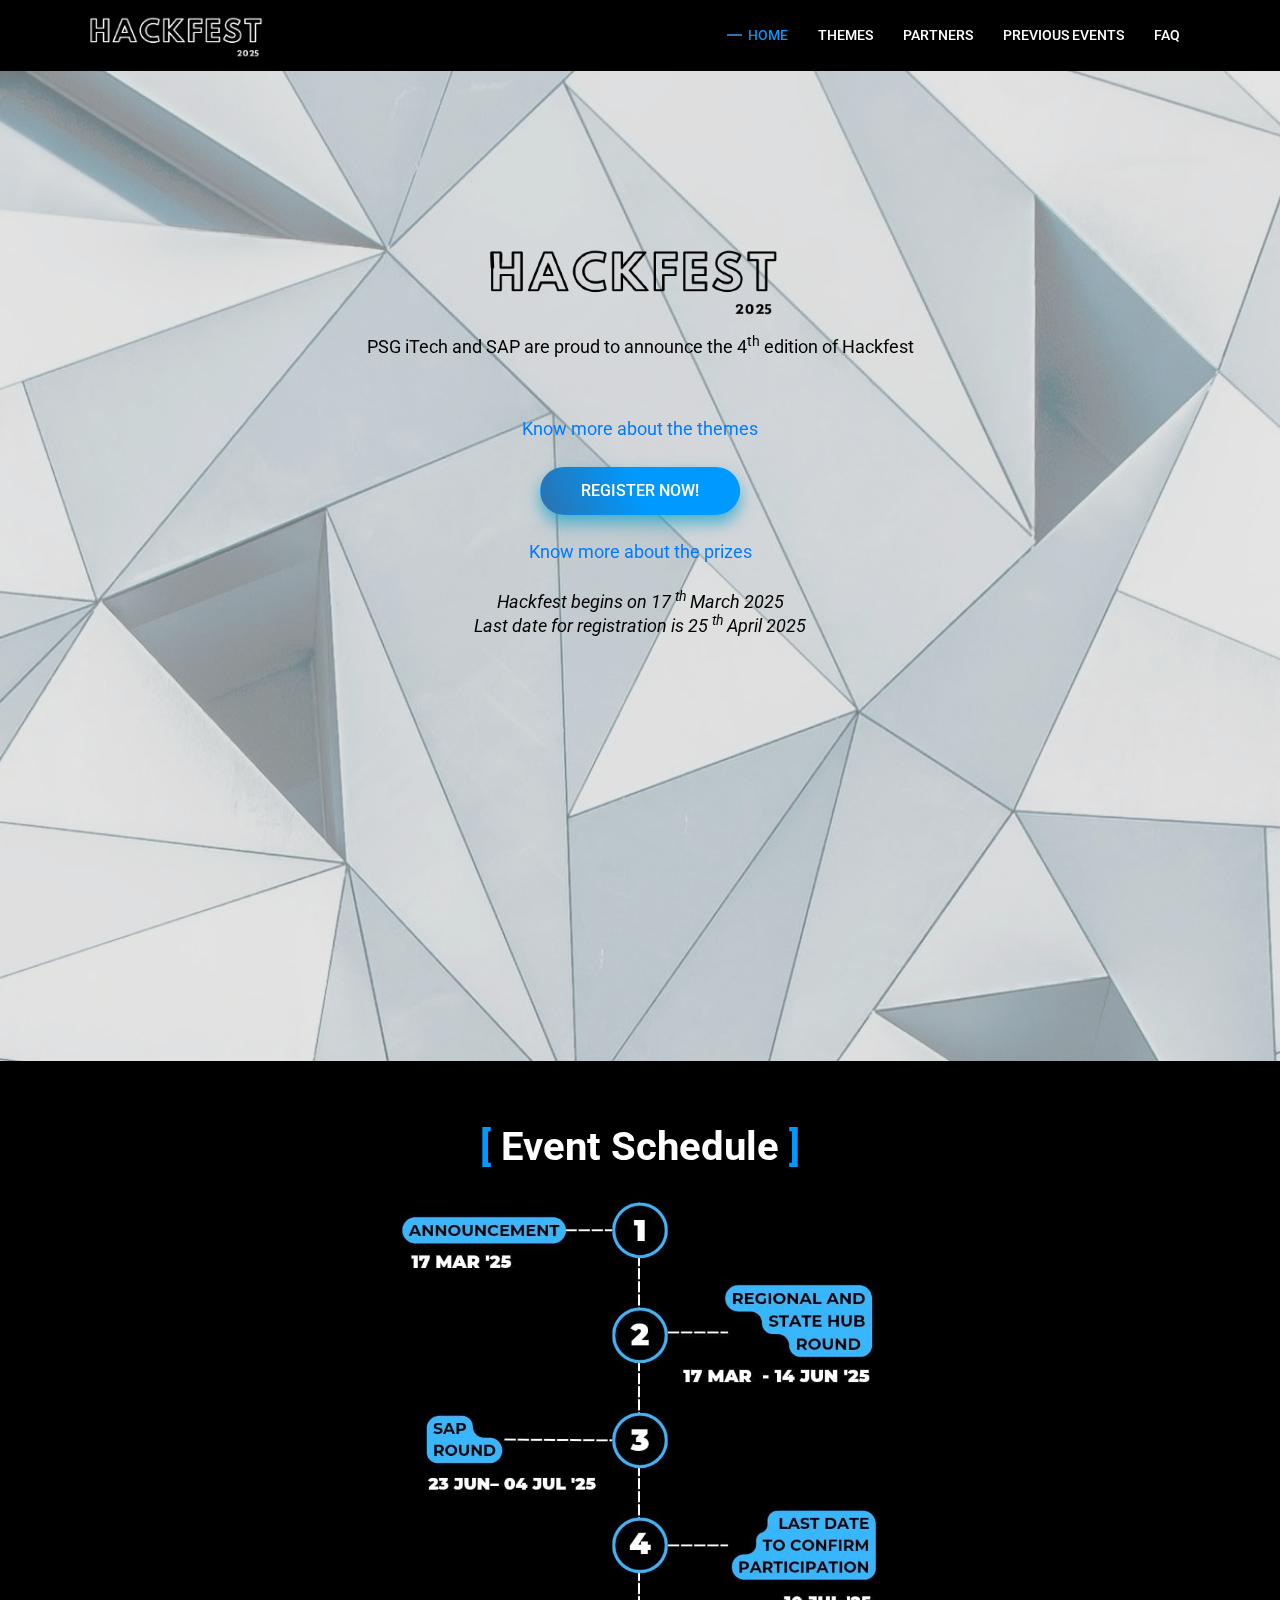
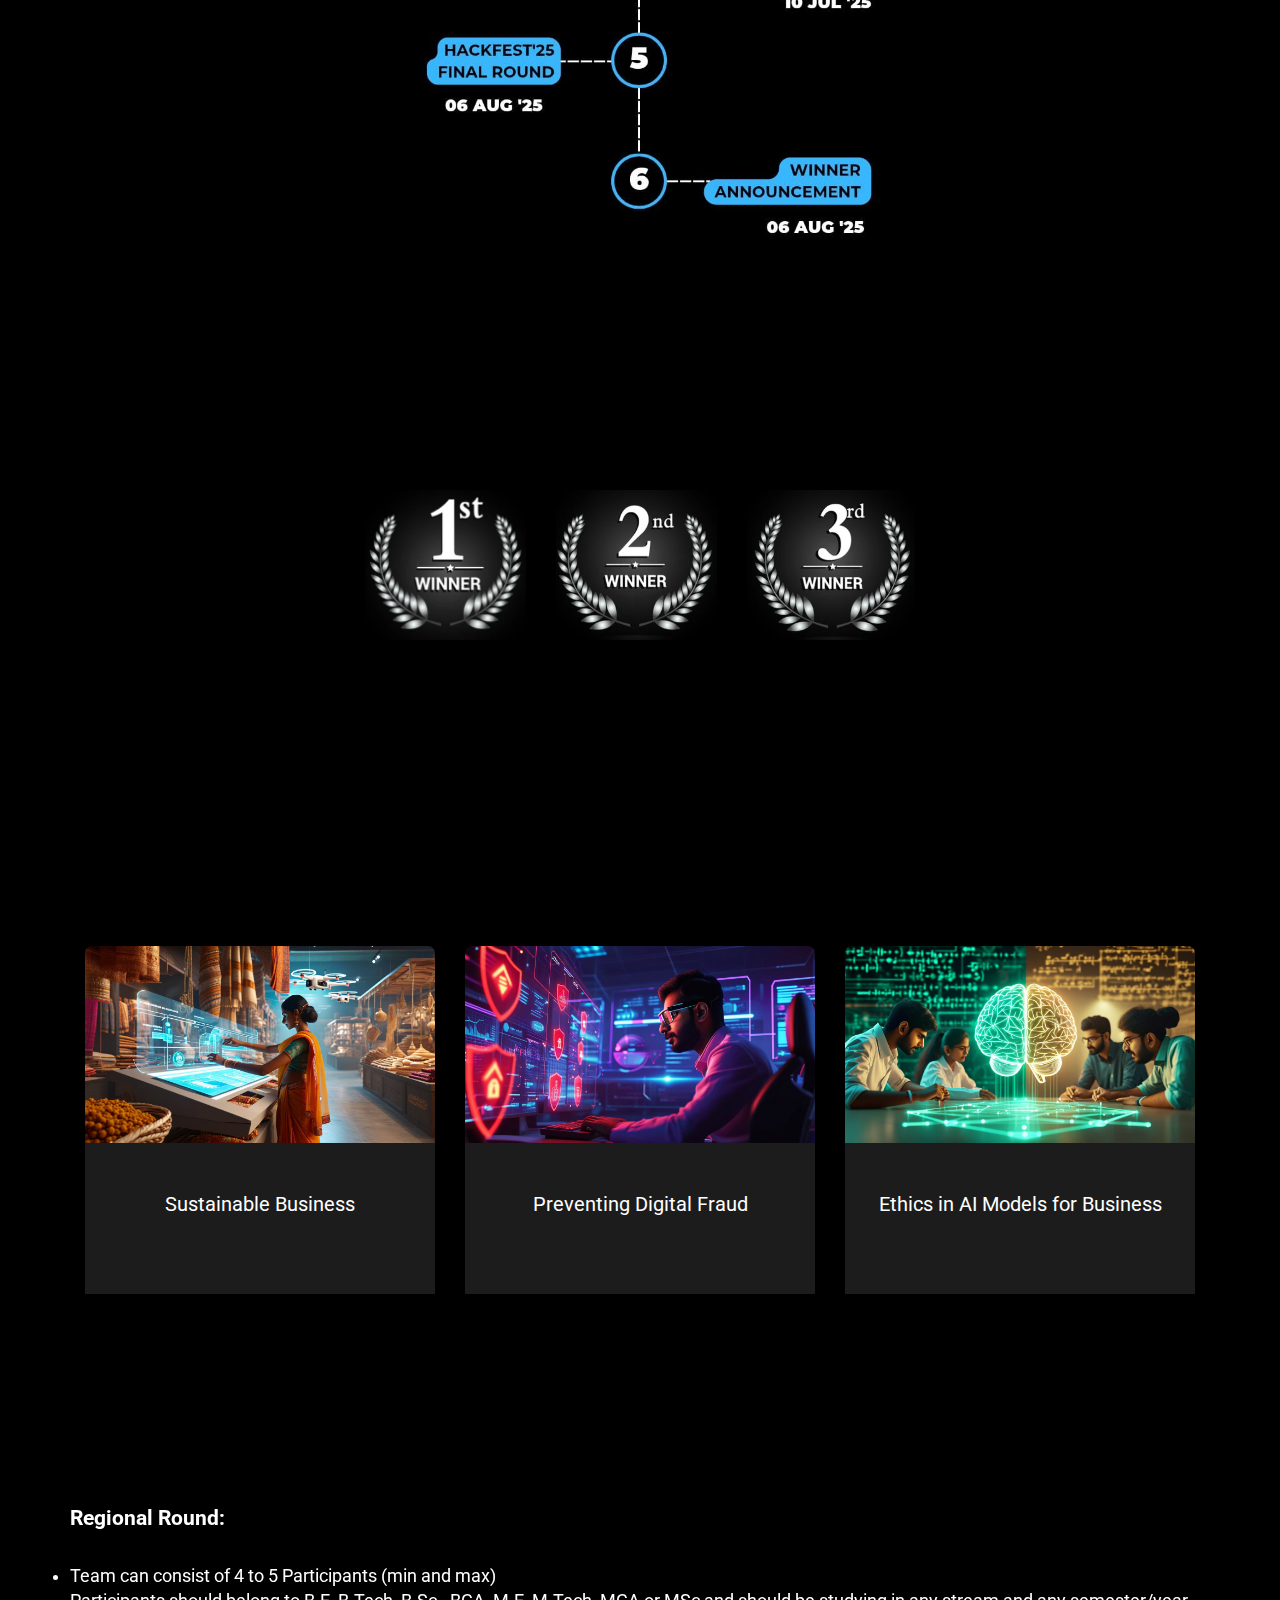
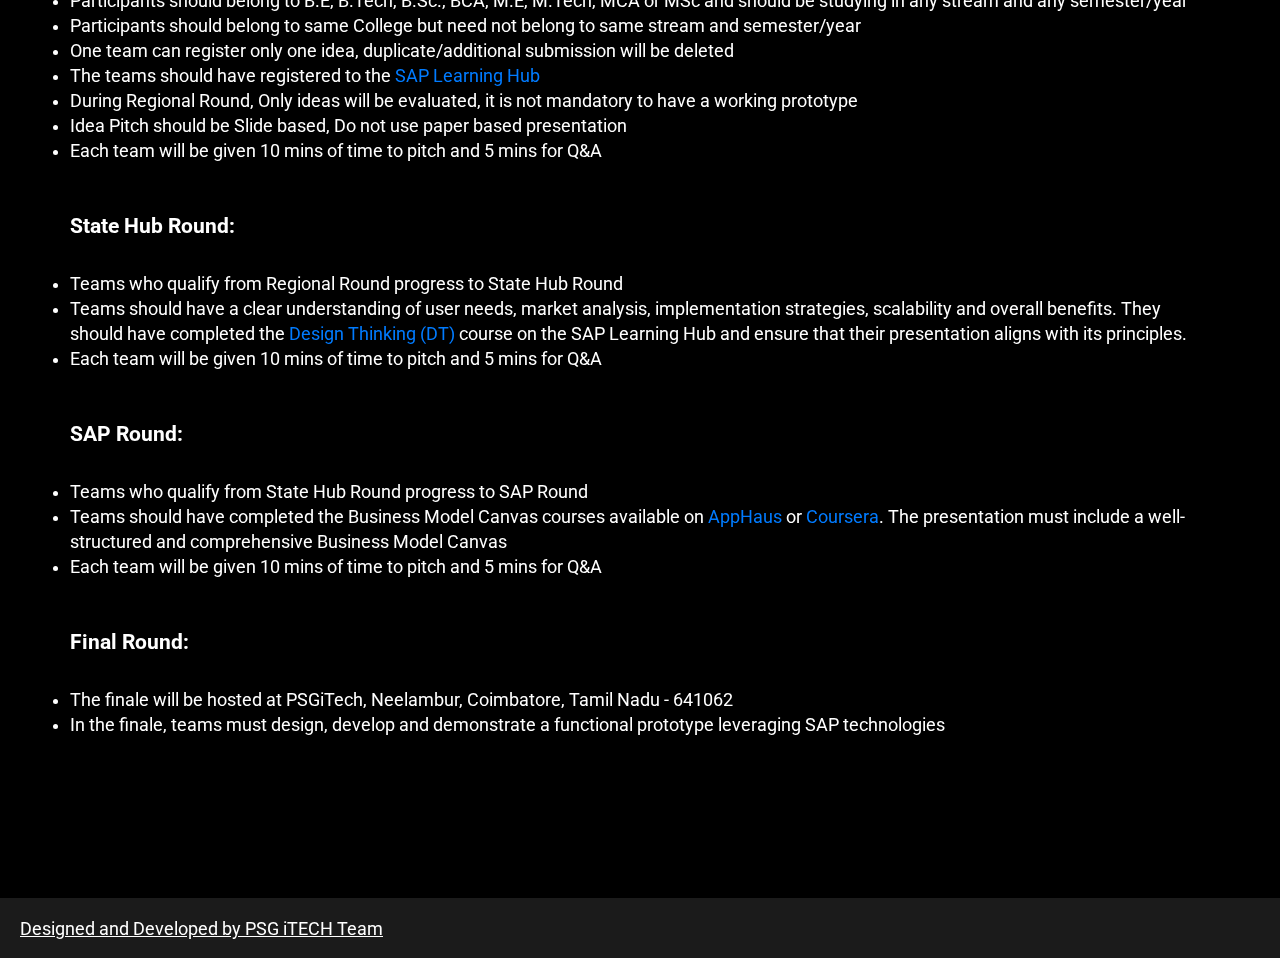
<file: index.html>
<!DOCTYPE html>
<html lang="en">
  <head>
    <!-- Required meta tags -->
    <meta charset="utf-8">
    <meta name="viewport" content="width=device-width, initial-scale=1, shrink-to-fit=no">

    <meta property="og:title" content="Hackfest 2024">
    <meta property="og:description" content="3rd Edition of Hackfest">
    <meta property="og:type" content="article">
    <meta property="og:url" content="https://hackfest.info/">
    <meta property="og:image" content="https://hackfest.info/assets/image(1)-modified.png"/>

    <title>Hackfest 2025</title>


    <!--Mene kiya hai--><link rel="stylesheet" href="https://cdnjs.cloudflare.com/ajax/libs/font-awesome/4.7.0/css/font-awesome.min.css">
    <!-- Bootstrap CSS -->
    <link rel="stylesheet" type="text/css" href="assets/css/bootstrap.min.css" >
    <!-- Icon -->
    <link rel="stylesheet" type="text/css" href="assets/fonts/line-icons.css">
    <!-- Nivo Lightbox -->
    <link rel="stylesheet" type="text/css" href="assets/css/nivo-lightbox.css" >
    <!-- Animate -->
    <link rel="stylesheet" type="text/css" href="assets/css/animate.css">
    <!-- Main Style -->
    <link rel="stylesheet" type="text/css" href="assets/css/main.css">
    <!-- Responsive Style -->
    <link rel="stylesheet" type="text/css" href="assets/css/responsive.css">
    <link rel="shortcut icon" type="image/jpg" href="assets/img/codecell-logo.png"/>
    <link rel="stylesheet" href="assets/css/submenu.css">
    <link rel="stylesheet" href="assets/css/timeline.css">

  </head>
  <style>
    .faq-list .card-header .btn-link {
      color: black;
    }
    body {
                    font-size: 1.0em;
                  }

                  h2.section-title {
                    font-size: 1.5em;
                  }

                  h3 {
                    font-size: 1.3em;
                  }

                  p {
                    font-size: 1.1em;
                  }

                  li {
                    font-size: 1.1em;
                  }
  </style>

  <body>

    <!-- Header Area wrapper Starts -->
    <header id="header-wrap">
      <!-- Navbar Start -->
      <nav class="navbar navbar-expand-lg bg-inverse fixed-top scrolling-navbar">
        <div id="nav-container" class="container">
          <!-- Brand and toggle get grouped for better mobile display -->
          <a href="index.html" class="navbar-brand"><img style="width: 180px;" id="nav-logo" src="assets/Hackfest.png" alt=""></a>       
          <button class="navbar-toggler" type="button" data-toggle="collapse" data-target="#navbarCollapse" aria-controls="navbarCollapse" aria-expanded="false" aria-label="Toggle navigation">
            <i class="lni-menu"></i>
          </button>
          <div class="collapse navbar-collapse" id="navbarCollapse">
            <ul class="navbar-nav mr-auto w-100 justify-content-end">
          <!-- <div class="collapse navbar-collapse" id="nav">
            <ul class="navbar-nav mr-auto w-100 justify-content-end" id="nav"> -->
              <li class="nav-item active has-menu">
                
                <!-- <divc class="has-menu"> -->
                  <a class="nav-link">
                    Home
                  </a>
                  <ul class="submenu">
                    <li class="nav-item"><a class="nav-link" href="#e">Event Schedule</a></li>
                    <li class="nav-item"><a class="nav-link" href="#p">Prize Money</a></li>
                    <li class="nav-item"><a class="nav-link" href="#t">Themes</a></li>
                    <li class="nav-item"><a class="nav-link" href="#g">Guidelines</a></li>
                  </ul>
                  
                <!-- </div> -->
                </li>

              <li class="nav-item">
                <!-- <a class="nav-link" href="#about"> -->
                <a class="nav-link" href="about.html">
                  Themes
                </a>
              </li>        
              <li class="nav-item">
                <a class="nav-link" href="./partners.html">
                  Partners
                </a>
              </li>
            </li>
            <li class="nav-item">
             <a href="hackfest2023.html" class="nav-link">
               Previous Events
             </a>
           </li>
              <li class="nav-item">
                <a class="nav-link" href="./faq.html">
                  FAQ
                </a>
              
         
            </ul>
            </div>
        </div>
      </nav>
      <!-- Navbar End -->

      <!-- Hero Area Start -->
      <div id="hero-area" class="hero-area-bg">
        <div class="overlay"></div>
        <div class="container">
          <div class="row justify-content-center">
            <div class="col-lg-9 col-sm-12">
              <div class="contents text-center">
                <!-- <div class="icon">
                  <i class="lni-mic"></i>
                </div> -->
                <a href="#" class="navbar-brand"><img id="nav-logo" src="assets/HeroHackfest.png" alt="" style="width: 300px;"></a>
                
                <p class="banner-desc" style="color: black;">
                  PSG iTech and SAP are proud to announce the 4<sup>th</sup> edition of Hackfest
                </p>
                  <br/>
                  <p><a href="#domains">Know more about the themes</a></p><br>
                  <p><a href="https://docs.google.com/forms/d/e/1FAIpQLScOjMX7XmbtMQ_oqPxK7jPQdOUFwq-zGXoLDiMutGqe8dPPiA/viewform?pli=1" target = "_blank" id="hero-register" class="btn btn-common">Register Now!</a></p>
                  <br />
                  <p><a href="#prizes">Know more about the prizes</a></p>
                  <p class="banner-info" style="color: black;">Hackfest begins on 17 <sup>th</sup> March 2025<br>Last date for registration is 25 <sup>th</sup> April 2025</p>
                  
                  <div style="display: flex; justify-content: center;">
                    <img id="hero-image" style="margin-left: auto; margin-right: auto;" src="assets/psg_tech_logo.png" alt="">
                    <img id="hero-image" style="margin-left: auto; margin-right: auto; max-width: 100%; height: auto;" src="assets/SAP_logo-3431680366.png" width="180px" height="95px" alt="">
                  </div>
                  <br />
                  <div class="banner-btn">
                    
                  </div>
              </div>
            </div>
          </div>
        </div>
        
          </div>
      <!-- Hero Area End -->

    </header>
    <!-- Header Area wrapper End -->

    <!-- Count Bar Start -->
    
    <!-- Count Bar End -->



    <!-- Video Section Start -->
    <!-- <div class="ready-to-play">
      <video id="bgvid" class="stop" loop>
        <source src="assets/video/hackfest.mp4" type="video/mp4">
      </video>
      <div id="polina" class="video-text">
        <div class="tb-t">
            <div class="tb-c">
              <div class="polina"><button><i class='lni-play'></i></button></div>
            </div>
        </div>
      </div>
    </div> -->
    <!-- Video Section End -->
    
   

            <!-- Event Schedule Start -->
            <article id="e">
            <section class="section-padding text-center">
            <div class="text-center">
              <h2 class="section-title" style="font-size: 40px !important;">Event Schedule</h2>
              
                <img src="./assets/img/2013.jpg" alt="Event Schedule Image" class="img-fluid" style="width: 500px;">
              </div>
            </section>
          </article>
            <!-- Schedule Section End -->
        
<!-- Prizes Section Start -->
<!-- <section id="prizes" class="section-padding">
  <div class="container">
    <div class="row">
      <div class="col-12">
        <div class="section-title-header text-center">
          <h2 class="section-title wow fadeInUp" data-wow-delay="0.2s">Prizes and Awards</h2>
          <p class="wow fadeInDown" data-wow-delay="0.2s">2.5 lakh for 1st place</p>
          <p class="wow fadeInDown" data-wow-delay="0.2s">1.5 lakh for 2nd place</p>
          <p class="wow fadeInDown" data-wow-delay="0.2s">75k for 3rd place</p>
        </div>
      </div>
    </div>
    
    
  </div>
</section> -->
<article id="p">
<section id="prizes" class="section-padding">
  <div class="container">
    <div class="row">
      <div class="col-12">
        <div class="section-title-header text-center">
          <h2 class="section-title wow fadeInUp" data-wow-delay="0.2s">Prizes and Awards</h2>
          <br>
          <div class="row align-items-center justify-content-center">
            <div class="col-auto">
              <img height = "150px" src ="assets/img/prize/1st.png" alt="First Prize Image">
              <p class="wow fadeInDown" data-wow-delay="0.2s">₹ 1,50,000</p>
            </div>
            <div class="col-auto">
              <img height = "150px" src="assets/img/prize/2nd.png" alt="Second Prize Image">
              <p class="wow fadeInDown" data-wow-delay="0.2s">₹ 1,00,000</p>
            </div>
            <div class="col-auto">
              <img height = "150px" src="assets/img/prize/3rd.png" alt="Third Prize Image">
              <p class="wow fadeInDown" data-wow-delay="0.2s">₹ 50,000</p>
            </div>
          </div>
        </div>
      </div>
    </div>
  </div>
</section>
</article>


<!-- Prizes Section End -->





    <!-- Blog Section Start -->
    <article id="t">
    <section id="domains" class="section-padding">
      <div class="container">
        <div class="row">
          <div class="col-12">
            <div class="section-title-header text-center">
              <h2 class="section-title wow fadeInUp" data-wow-delay="0.2s">Themes</h2>
              <p class="wow fadeInDown" data-wow-delay="0.2s">Problem statements will be based on the following domains.</p>
            </div>
          </div>
        </div>
        <div class="row">
          <div class="col-lg-4 col-md-6 col-xs-12">
            <div class="blog-item">
              <div class="blog-image">
                <a>
                  <a href="about.html">
                    <img class="img-fluid" src="assets/img/domains/Theme 1.jpeg" alt="">
                  </a>
                </a>
              </div>
              <div class="descr">
                <div class="icon">
                  <i class="lni-image"></i>
                </div>
                <h3 class="title">
                  <a>
                    Sustainable Business
                    <br><br>
                    <p style="color: #1c1c1c;">‎  </p>
                  </a>
                </h3>
              </div>
              
            </div>
          </div>
          <div class="col-lg-4 col-md-6 col-xs-12">
            <div class="blog-item">
              <div class="blog-image">
                <a href="about.html#y">
                  <img class="img-fluid" src="assets/img/domains/Theme 2.jpeg" alt="">
                </a>
              </div>
              <div class="descr">
                <div class="icon">
                  <i class="lni-arrow-right"></i>
                </div>
                <h3 class="title">
                  <a>
                    Preventing Digital Fraud
                  <p style="color: #1c1c1c;"> ‎ <br>‎ </p>
                  </a>
                </h3>
                            </div>
              
            </div>
          </div>
          <div class="col-lg-4 col-md-6 col-xs-12">
            <div class="blog-item">
              <div class="blog-image">
                <a href="about.html#q">
                  <img class="img-fluid" src="assets/img/domains/Theme 3.jpeg" alt="">
                </a>
              </div>
              <div class="descr">
                <div class="icon">
                  <i class="lni-camera"></i>
                </div>
                <h3 class="title">
                  <a >
                    Ethics in AI Models for Business
                    <br>
                    <br>
                    <br>
                  </a>
                </h3>
                          </div>
              
            </div>
          </div>
    </section>
    </article>

        <!-- Guidelines Section Start -->
        <article id="g">
        <section id="guidelines" class="section-padding">
          <div class="container">
            <div class="row">
              <div class="col-12">
                <div class="section-title-header text-center">
                  <h2 class="section-title wow fadeInUp" data-wow-delay="0.2s">Guidelines</h2>
                </div>
              </div>
            </div>
            <div class="row">
              <div class="col-15">
                <div class="guidelines-content">
                  <h3>Regional Round:</h3>
                  <br>
                  <div style="color: white !important;">
                    <li>Team can consist of 4 to 5 Participants (min and max)</li>
                    <li>Participants should belong to B.E, B.Tech, B.Sc., BCA, M.E, M.Tech, MCA or MSc and should be studying in any stream and any semester/year</li>
                    <li>Participants should belong to same College but need not belong to same stream and semester/year</li>
                    <li>One team can register only one idea, duplicate/additional submission will be deleted</li>
                    <li>The teams should have registered to the <a href="https://learninghub.sap.com/" target = "_blank">SAP Learning Hub</a></li>
                    <li>During Regional Round, Only ideas will be evaluated, it is not mandatory to have a working prototype</li>
                    <li>Idea Pitch should be Slide based, Do not use paper based presentation</li>
                    <li>Each team will be given 10 mins of time to pitch and 5 mins for Q&A</li>
                  </div>
                  <br>
                  <br>
                  <h3>State Hub Round:</h3>
                  <div style="color: white !important;">
                    <br>
                    <li >Teams who qualify from Regional Round progress to State Hub Round</li>
                    <li>Teams should have a clear understanding of user needs, market analysis, implementation strategies, scalability and overall benefits. 
                   They should have completed the <a href = "https://learning.sap.com/courses/design-thinking-in-a-nutshell" target = "_blank">Design Thinking (DT)</a> course on the SAP Learning Hub and ensure that their presentation aligns with its principles.</li>
                    <li>Each team will be given 10 mins of time to pitch and 5 mins for Q&A</li>
                  </div>
                  <br>
                  <br>
                  <h3>SAP Round:</h3>
                  <div style="color: white !important;">
                    <br>
                    <li >Teams who qualify from State Hub Round progress to SAP Round</li>
                    <li>Teams should have completed the Business Model Canvas courses available on <a href = "https://apphaus.sap.com/resource/validate-your-business-model" target = "_blank">AppHaus</a> or <a href="https://www.coursera.org/learn/business-model-canvas#modules" target = "_blank">Coursera</a>. The presentation must include a well-structured and comprehensive Business Model Canvas</li>
                    <li >Each team will be given 10 mins of time to pitch and 5 mins for Q&A</li>
                  </div>
                  <br>
                  <br>
                  <h3>Final Round:</h3>
                  <div style="color: white !important;">
                    <br>
                    <li >The finale will be hosted at PSGiTech, Neelambur, Coimbatore, Tamil Nadu - 641062</li>
                    <li >In the finale, teams must design, develop and demonstrate a functional prototype leveraging SAP technologies</li>
                  </div>
                </div>
              </div>
            </div>
          </div>
        </section>
        </article>
        <!-- Guidelines Section End -->
    </section>
    <!-- Blog Section End -->


<!-- <section id="guidelines" class="section-padding">
  <div class="container">
    <div class="row">
      <div class="col-12">
        <div class="section-title-header text-center">
          <h2 class="section-title wow fadeInUp" data-wow-delay="0.2s">Register</h2>
        </div>
      </div>
    </div>
    <div class="row">
      <div class="col-12">
        <div class="guidelines-content">
          <div style="display: flex; justify-content: center; align-items: center; margin-bottom: 20px;">
            <a href="registration.html" class="btn btn-common">Register Now</a>
          </div>
        </div>
      </div>
    </div>
  </div>
</section> -->


    



                    
<br><br><br><br>
<footer class="text-center text-white py-3" style="background-color: rgba(28, 28, 28, 0.95);">
  <div style="display: flex; justify-content: space-between; align-items: center; max-width: 1200px; padding: 0 20px;">
      <!-- Developer Info -->
      <div style="text-align: left; position: relative; flex: 1 1 100%;">
          <p class="mb-0 hover-box">
              <span class="tooltip-trigger">
                  Designed and Developed by PSG iTECH Team
                  <span class="tooltip-text">
                      <strong>Developer Team:</strong><br>
                      1. <a href="https://www.linkedin.com/in/keerthi-vijaibabu-6b35802aa/" target="_blank" class="text-white">Keerthi V - Lead</a><br>
                      2. <a href="https://www.linkedin.com/in/madhu-subhiksha-87499b282/" target="_blank" class="text-white">Madhu Subhiksha M.R</a><br>
                      3. <a href="https://www.linkedin.com/in/rithanya-saravanan-8aa976289" target="_blank" class="text-white">Rithanya S</a><br>
                      4. <a href="http://linkedin.com/in/nijapriya" target="_blank" class="text-white">Nija Priya S</a><br><br>
                      
                      <strong>Data Collection Team:</strong><br>
                      1. <a href="https://www.linkedin.com/in/mythryee-arumugam-8290672b7" target="_blank" class="text-white">Mythryee A - Lead</a><br>
                      2. <a href="https://www.linkedin.com/in/loohetha-p-7930b9298" target="_blank" class="text-white">Loohetha P</a><br>
                      3. <a href="https://www.linkedin.com/in/santhiya-vasudevan" target="_blank" class="text-white">Santhiya V</a><br>
                      4. <a href="https://www.linkedin.com/in/sandra-muralidharan-399bb032b" target="_blank" class="text-white">Sandra M</a>
                  </span>
              </span>
          </p>
      </div>
  </div>
</footer>

  <!-- Go to Top Link
                    <a href="#" class="back-to-top">
                    	<i class="lni-chevron-up"></i>
                    </a> -->

                    <!-- jQuery first, then Popper.js, then Bootstrap JS -->
                    <script src="assets/js/jquery-min.js"></script>
                    <script src="assets/js/popper.min.js"></script>
                    <script src="assets/js/bootstrap.min.js"></script>
                    <script src="assets/js/jquery.countdown.min.js"></script>
                    <script src="assets/js/waypoints.min.js"></script>
                    <script src="assets/js/jquery.counterup.min.js"></script>
                    <script src="assets/js/jquery.nav.js"></script>
		    <script src="assets/js/wow.js"></script>
                    <script src="assets/js/jquery.easing.min.js"></script>
                    <script src="assets/js/nivo-lightbox.js"></script>
                    <script src="assets/js/video.js"></script>
                    <script src="assets/js/main.js"></script>      
                    <script src="https://code.jquery.com/jquery-3.5.1.slim.min.js"></script>
                    <!-- <script src="timeline.css"></script> -->
                    <!-- Google tag (gtag.js) -->
<script async src="https://www.googletagmanager.com/gtag/js?id=G-53G2KQPBY4"></script>
<script>
  window.dataLayer = window.dataLayer || [];
  function gtag(){dataLayer.push(arguments);}
  gtag('js', new Date());

  gtag('config', 'G-53G2KQPBY4');
</script>

                  </body>
                </html>
</file>
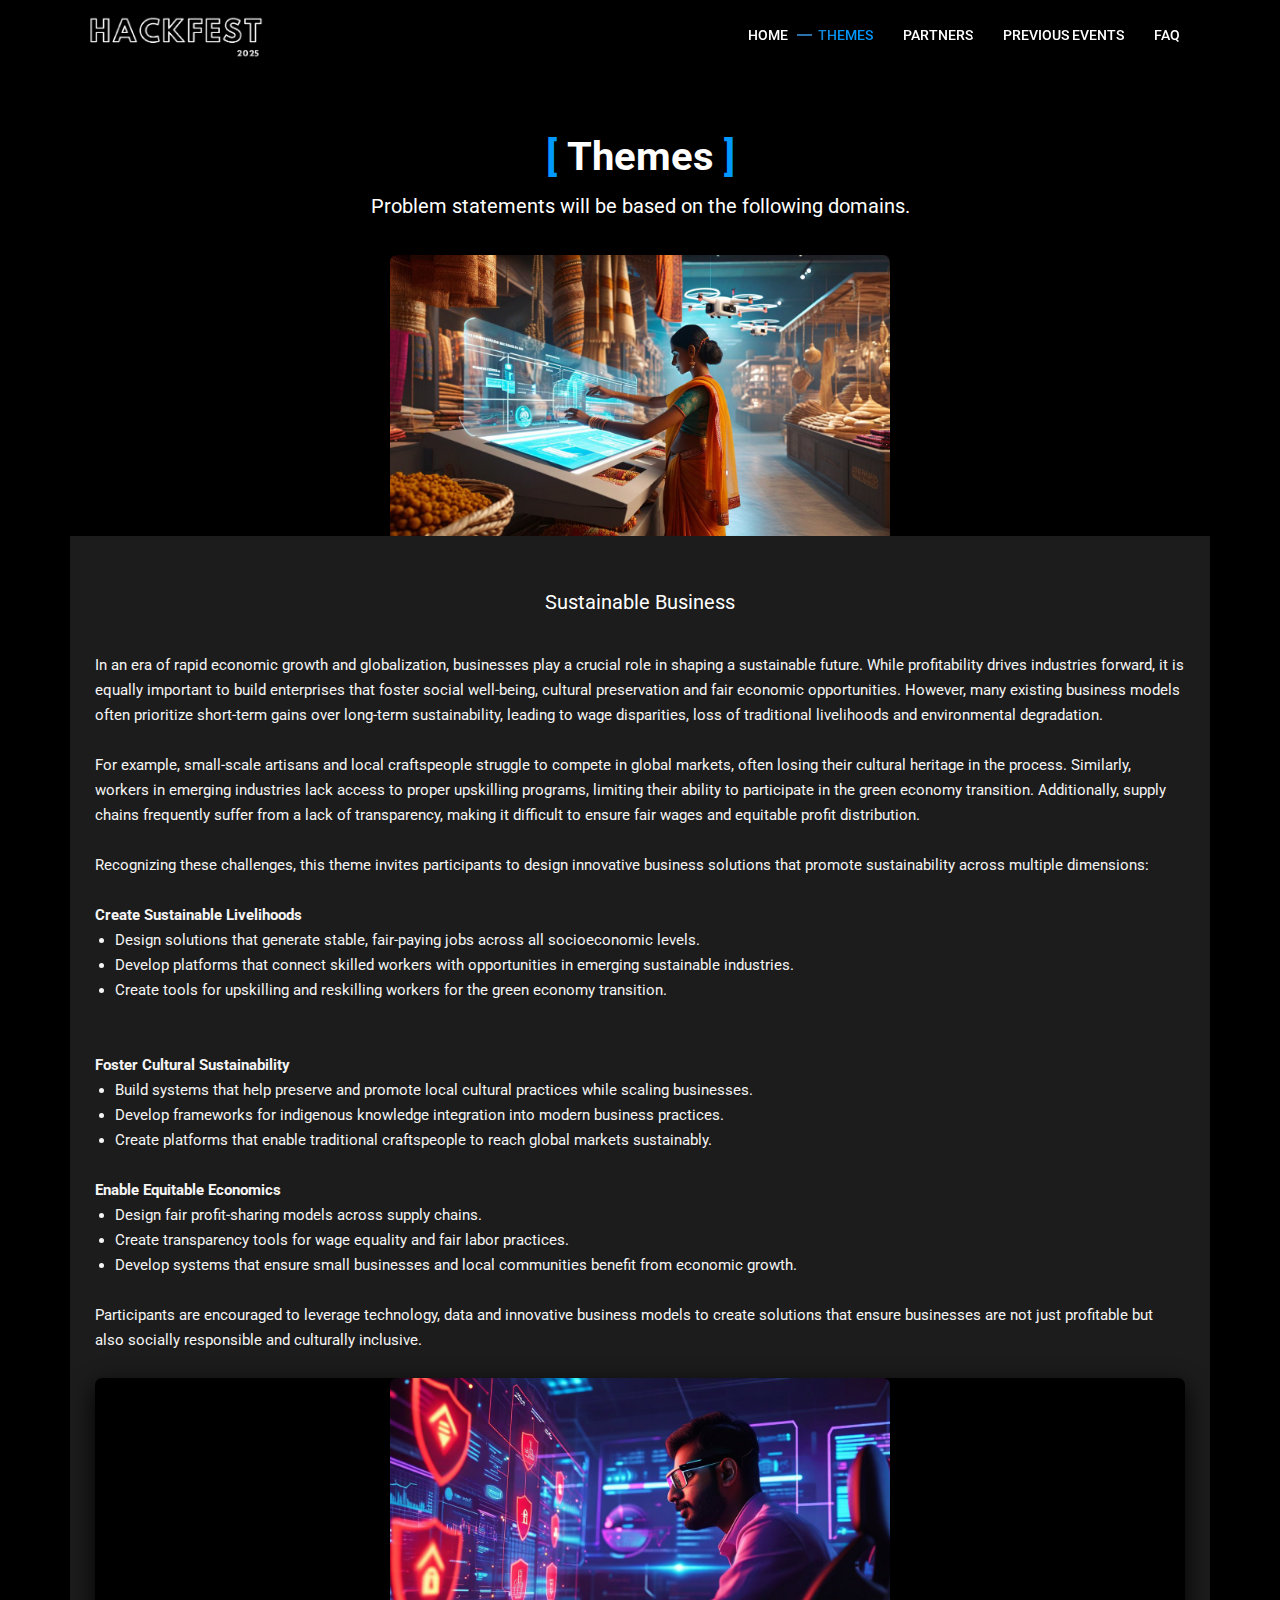
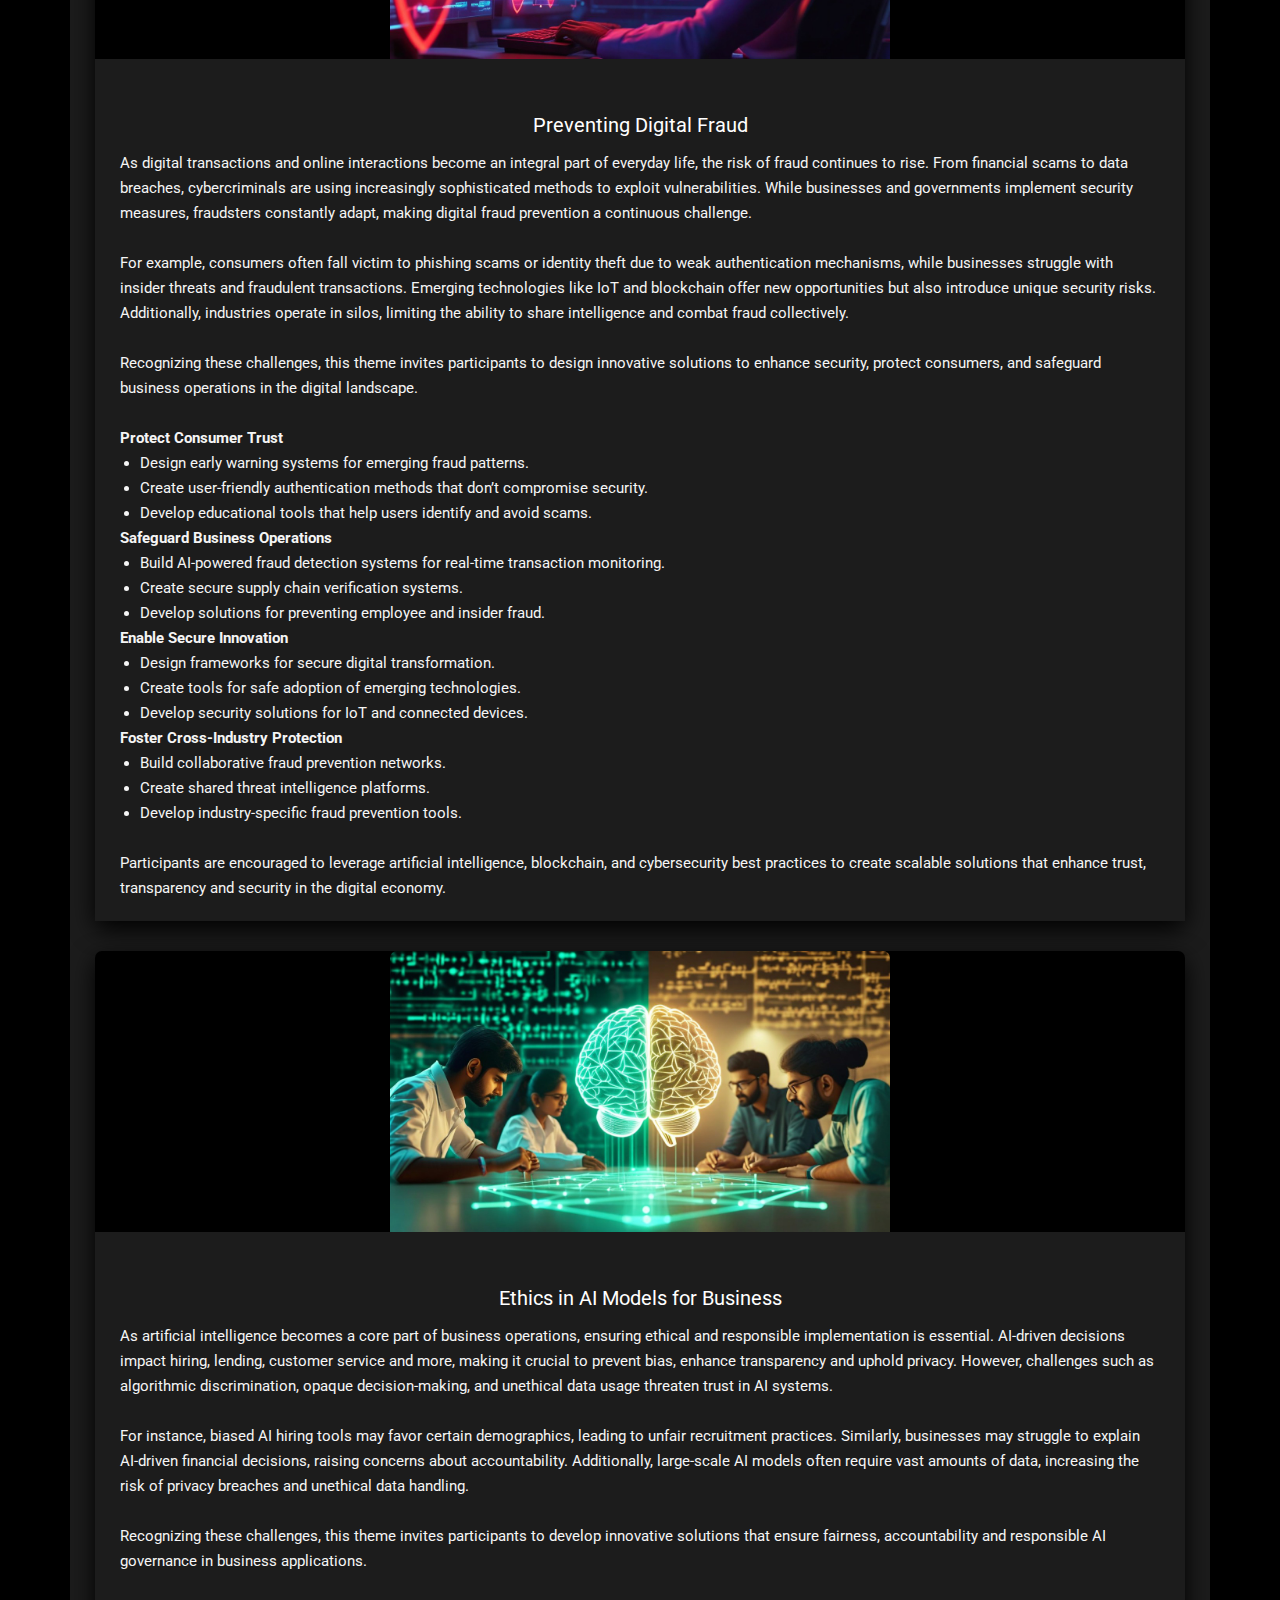
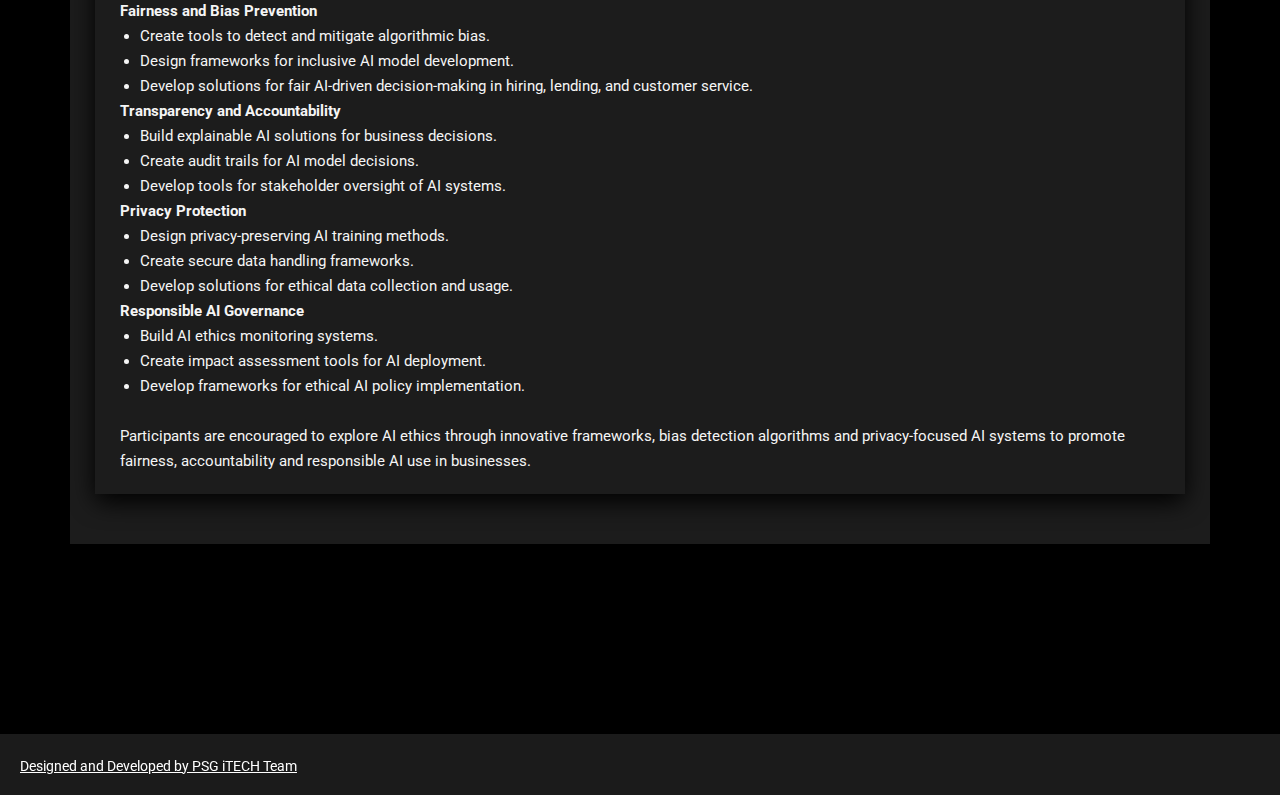
<file: about.html>
<!DOCTYPE html>
<html lang="en">
  <head>
    <!-- Required meta tags -->
    <meta charset="utf-8">
    <meta name="viewport" content="width=device-width, initial-scale=1, shrink-to-fit=no">

    <title>Theme - HackFest 2025</title>

    <!-- Bootstrap CSS -->
    <link rel="stylesheet" type="text/css" href="assets/css/bootstrap.min.css" >
    <!-- Icon -->
    <link rel="stylesheet" type="text/css" href="assets/fonts/line-icons.css">
    <!-- Nivo Lightbox -->
    <link rel="stylesheet" type="text/css" href="assets/css/nivo-lightbox.css" >
    <!-- Animate -->
    <link rel="stylesheet" type="text/css" href="assets/css/animate.css">
    <!-- Main Style -->
    <link rel="stylesheet" type="text/css" href="assets/css/main.css">
    <!-- Responsive Style -->
    <link rel="stylesheet" type="text/css" href="assets/css/responsive.css">
    <link rel="shortcut icon" type="image/jpg" href="assets/img/codecell-logo.png"/>

    <link rel="stylesheet" href="assets/css/submenu.css">
    <link rel="stylesheet" href="assets/css/timeline.css">
    

  </head>
  <style>
    .faq-list .card-header .btn-link {
      color: black;
    }
    
    .left-margin{
      margin-left: 20px;
      list-style-position: inside;
    }
    ul li {
    list-style-type: disc !important;
    display: list-item !important; /* Ensures bullet points are forced */
}


  </style>

  <body>

    <!-- Header Area wrapper Starts -->
    <header id="header-wrap">
      <!-- Navbar Start --><nav class="navbar navbar-expand-lg bg-inverse fixed-top scrolling-navbar">
        <div id="nav-container" class="container">
          <!-- Brand and toggle get grouped for better mobile display -->
          <a href="index.html" class="navbar-brand"><img style="width: 180px;" id="nav-logo" src="assets\Hackfest.png" alt=""></a>       
          <button class="navbar-toggler" type="button" data-toggle="collapse" data-target="#navbarCollapse" aria-controls="navbarCollapse" aria-expanded="false" aria-label="Toggle navigation">
            <i class="lni-menu"></i>
          </button>
          <div class="collapse navbar-collapse" id="navbarCollapse">
            <ul class="navbar-nav mr-auto w-100 justify-content-end">
              <li class="nav-item">
                <a class="nav-link" href="index.html">
                  Home
                </a>
              </li>
              <li class="nav-item active">
                <!-- <a class="nav-link" href="#about"> -->
                <a class="nav-link" href="about.html">
                  Themes
                </a>
              </li>        
              <li class="nav-item">
                <a class="nav-link" href="./partners.html">
                  Partners
                </a>
              </li>
              <li class="nav-item has-menu mobile-dep">
                <a href="#" class="nav-link mobile-dep">
                  Previous Events
                </a>
                <ul class="submenu">
                 <li class="nav-item"><a class="nav-link" href="hackfest2022.html">Hackfest 2022</a></li>
                 <li class="nav-item"><a class="nav-link" href="hackfest2023.html">Hackfest 2023</a></li>
                 <li class="nav-item"><a class="nav-link" href="hackfest2024.html">Hackfest 2024</a></li>
                </ul>
               </li>
               <li class="nav-item some-mobile">
                <a class="nav-link" href="hackfest2022.html">
                  Hackfest 2022
                </a>
              </li>
              <li class="nav-item some-mobile">
                <a class="nav-link" href="hackfest2023.html">
                  Hackfest 2023
                </a>
              </li>
              <li class="nav-item some-mobile">
                <a class="nav-link" href="hackfest2024.html">
                  HackFest 2024
                </a>
              </li>
              <li class="nav-item">
                <a class="nav-link" href="./faq.html">
                  FAQ
                </a>
              </li>
               
            </ul>
          </div>
        </div>
      </nav>
    </header>
      <!-- <nav class="navbar navbar-expand-lg bg-inverse fixed-top scrolling-navbar">
        <div id="nav-container" class="container">
          <! Brand and toggle get grouped for better mobile display -->
          <!-- <a href="#" class="navbar-brand"><img id="nav-logo" src="assets/image(1).png" alt=""></a>       
          <button class="navbar-toggler" type="button" data-toggle="collapse" data-target="#navbarCollapse" aria-controls="navbarCollapse" aria-expanded="false" aria-label="Toggle navigation">
            <i class="lni-menu"></i>
          </button>
          <div class="collapse navbar-collapse" id="navbarCollapse">
            <ul class="navbar-nav mr-auto w-100 justify-content-end">
              <li class="nav-item active">
                <a href="./index.html">
                  Home
                </a>
              </li>
            </ul>
          </div>
        </div>
      </nav> --> 
      <!-- Navbar End -->


      <!-- Hero Area End -->

    <!-- Header Area wrapper End -->
     
    
    <!-- Blog Section Start -->
    <section id="domains" class="section-padding">
      <div class="container">
        <div class="row">
          <div class="col-12">
            <div class="section-title-header text-center">
              <h2 class="section-title wow fadeInUp" data-wow-delay="0.2s">Themes</h2>
              <p class="wow fadeInDown" data-wow-delay="0.2s">Problem statements will be based on the following domains.</p>
            </div>
          </div>
        </div>
        <div class="row">
            
            <div class="blog-item">
              <div class="blog-image">
                <a>
                  <img class="img-fluid"  src="assets/img/domains/Theme 1.jpeg"  alt="">
                </a>
              </div>
              <div class="descr">
                <div class="icon">
                  <i class="lni-image"></i>
                </div>
                
         
          
          <div class="row">
            <div class="col-12">
              <div class="guidelines-content">
                <h3 class="title">
                  <a>
                    Sustainable Business 
                  </a>
                </h3>
                <strong>
                    <!-- Building an Equitable Future -->
                  </strong><br>
                <div style="text-align: left; color: white justify-content-left">
                  In an era of rapid economic growth and globalization, businesses play
                  a crucial role in shaping a sustainable future. While profitability
                  drives industries forward, it is equally important to build
                  enterprises that foster social well-being, cultural preservation and
                  fair economic opportunities. However, many existing business models
                  often prioritize short-term gains over long-term sustainability,
                  leading to wage disparities, loss of traditional livelihoods and
                  environmental degradation.<br><br>
                  
                    For example, small-scale artisans and local craftspeople
                    struggle to compete in global markets, often losing their cultural
                    heritage in the process. Similarly, workers in emerging industries
                    lack access to proper upskilling programs, limiting their ability to
                    participate in the green economy transition. Additionally, supply
                    chains frequently suffer from a lack of transparency, making it
                    difficult to ensure fair wages and equitable profit distribution.
                  <br>
                  <br>
                  
                  Recognizing these challenges, this theme invites participants to
          design innovative business solutions that promote sustainability
          across multiple dimensions:
                  <br><br>
                  
                    <b>
                        Create Sustainable Livelihoods
                    </b>
<br>
<ul>
  
<div class="left-margin">
  <li>
    Design solutions that generate stable, fair-paying jobs across all
    socioeconomic levels.
  </li>
</div>
 

<div class="left-margin"><li>
    Develop platforms that connect skilled workers with opportunities in
emerging sustainable industries.

</li>
</div>
<div class="left-margin">
<li>

    Create tools for upskilling and reskilling workers for the green
economy transition.
</li>
</div>

</ul>
<br>
                  <br>
      
                    <b> Foster Cultural Sustainability</b>
                    <ul>
                    <div class="left-margin">
                      <li>
                        Build systems that help preserve and promote local cultural
                        practices while scaling businesses.
                      </li>
                    </div>
                    <div class="left-margin">
                      <li>
                        Develop frameworks for indigenous knowledge integration into modern
            business practices.
                      </li>
                    </div>
                      <div class="left-margin">
                        <li>
                        Create platforms that enable traditional craftspeople to reach
            global markets sustainably.
                        </li>
                      </div>
                    </ul>

                    <br>
                  
                  
                    <b>
                        Enable Equitable Economics
                    </b>
                    <ul>
                    <div class="left-margin">
                      <li>
                      Design fair profit-sharing models across supply chains.</li>
                    </div>
                  
                 
                    <div class="left-margin"> <li>
                      Create transparency tools for wage equality and fair labor
                      practices.</li>
                    
                    </div>
                    <div class="left-margin"><li>
                      Develop systems that ensure small businesses and local communities
                      benefit from economic growth.</li>
                    </div>
                  </ul>
                  
                  
                    
                  
                   <br>
                    
                      Participants are encouraged to leverage technology, data and
                      innovative business models to create solutions that ensure businesses
                      are not just profitable but also socially responsible and culturally
                      inclusive.
                   
                  
                </div>
            </div>
          </div>
        </div>
          
        <br>
<article id="y">

            <div class="blog-item">
              <div class="blog-image">
                <a>
                  <img class="img-fluid" src="assets/img/domains/Theme 2.jpeg" alt="">
                </a>
              </div>
              <div class="descr">
                <div class="icon">
                  <i class="lni-camera"></i>
                </div>
                <h3 class="title">
                  <a>
                    Preventing Digital Fraud
                  </a>
                </h3>
                <strong>
                  <!-- Protecting the Digital Economy’s Foundation -->
              </strong>
                <div style="text-align: left;">
                   
                    As digital transactions and online interactions become an integral
          part of everyday life, the risk of fraud continues to rise. From
          financial scams to data breaches, cybercriminals are using
          increasingly sophisticated methods to exploit vulnerabilities. While
          businesses and governments implement security measures, fraudsters
          constantly adapt, making digital fraud prevention a continuous
          challenge.
          <br><br>
          For example, consumers often fall victim to phishing scams or identity
          theft due to weak authentication mechanisms, while businesses struggle
          with insider threats and fraudulent transactions. Emerging
          technologies like IoT and blockchain offer new opportunities but also
          introduce unique security risks. Additionally, industries operate in
          silos, limiting the ability to share intelligence and combat fraud
          collectively.
          <br><br>
                  Recognizing these challenges, this theme invites participants to
          design innovative solutions to enhance security, protect consumers,
          and safeguard business operations in the digital landscape.
          <br><br>
                  
                    <b>
                      Protect Consumer Trust
                    </b>
                    <ul>
                    <div class="left-margin"><li>
                      Design early warning systems for emerging fraud patterns.</li>
                    </div>
                    <div class="left-margin"><li>
                      Create user-friendly authentication methods that don’t compromise
            security.</li>
                    </div>
                    <div class="left-margin"><li>
                      Develop educational tools that help users identify and avoid scams.</li>
                    </div>
                  </ul>
                  
                    <b>
                      Safeguard Business Operations
                    </b>
                    <ul>
                    <div class="left-margin"><li>
                      Build AI-powered fraud detection systems for real-time transaction
                      monitoring.</li>
                    </div>
                    <div class="left-margin"><li>
                      Create secure supply chain verification systems.</li>
                    </div>
                    <div class="left-margin"><li>
                      Develop solutions for preventing employee and insider fraud.</li>
                    </div>
                  </ul>
                  
                  
                    <b>
                      Enable Secure Innovation
                    </b>
                    <ul>
                    <div class="left-margin"><li>
                      Design frameworks for secure digital transformation.</li>
                    </div>
                    <div class="left-margin"><li>
                      Create tools for safe adoption of emerging technologies.</li>
                    </div>
                    <div class="left-margin"><li>
                      Develop security solutions for IoT and connected devices.</li>
                    </div>
                  </ul>
                  
                    <b>
                      Foster Cross-Industry Protection
                    </b>
                    <ul>
                    <div class="left-margin"><li>
                      Build collaborative fraud prevention networks.</li>
                    </div>
                    <div class="left-margin"><li>
                      Create shared threat intelligence platforms.</li>
                    </div>
                    <div class="left-margin"><li>
                      Develop industry-specific fraud prevention tools.</li>
                  </div>
                </ul>
                  <br>
                  
                    Participants are encouraged to leverage artificial intelligence,
                    blockchain, and cybersecurity best practices to create scalable
                    solutions that enhance trust, transparency and security in the
                    digital economy.
                  
                 
              
            </div>
          </div>
        </article>
        <article id="q">
            <div class="blog-item">
              <div class="blog-image">
                <a >
                  <img class="img-fluid" src="assets/img/domains/Theme 3.jpeg" alt="">
                </a>
              </div>
              <div class="descr">
                <div class="icon">
                  <i class="lni-camera"></i>
                </div>
                <h3 class="title">
                  <a >
                    Ethics in AI Models for Business
                  </a>
                </h3>
                  <strong>
                    <!-- Ensuring Responsible Innovation -->
                </strong>

                
                <div style="text-align: left;">
                  As artificial intelligence becomes a core part of business operations,
                  ensuring ethical and responsible implementation is essential.
                  AI-driven decisions impact hiring, lending, customer service and
                  more, making it crucial to prevent bias, enhance transparency and
                  uphold privacy. However, challenges such as algorithmic
                  discrimination, opaque decision-making, and unethical data usage
                  threaten trust in AI systems.
                  <br><br>
                  For instance, biased AI hiring tools may favor certain
          demographics, leading to unfair recruitment practices. Similarly,
          businesses may struggle to explain AI-driven financial decisions,
          raising concerns about accountability. Additionally, large-scale AI
          models often require vast amounts of data, increasing the risk of
          privacy breaches and unethical data handling.
                  <br><br>
                  Recognizing these challenges, this theme invites
          participants to develop innovative solutions that ensure fairness,
          accountability and responsible AI governance in business
          applications.
                  <br><br>
                  
                    <b>
                      Fairness and Bias Prevention
                    </b>
                    <ul>
                    <div class="left-margin"><li>
                      Create tools to detect and mitigate algorithmic bias.</li>
                    </div>
                    <div class="left-margin"><li>
                      Design frameworks for inclusive AI model development. </li>   
                    </div>
                    <div class="left-margin"><li>
                      Develop solutions for fair AI-driven decision-making in hiring,
                      lending, and customer service.</li>
                    </div>
                  </ul>
                 
                    <b>
                      Transparency and Accountability
                    </b>
                    <ul>
                    <div class="left-margin"><li>
                      Build explainable AI solutions for business decisions.</li>
                    </div>
                    <div class="left-margin"><li>
                      Create audit trails for AI model decisions.</li></div>
                    <div class="left-margin"><li>
                      Develop tools for stakeholder oversight of AI systems.</li>
                    </div>
                  </ul>
                  
                    <b>
                      Privacy Protection
                    </b>
                    <ul>
                    <div class="left-margin"><li>
                      Design privacy-preserving AI training methods.</li>
                    </div>
                    <div class="left-margin"><li>
                      Create secure data handling frameworks. </li>                </div>
                    <div class="left-margin"><li>
                      Develop solutions for ethical data collection and usage.</li>
                    </div>
                  </ul>
                 
                  <b>
                    Responsible AI Governance
                  </b>
                  <ul>
                  <div class="left-margin"><li>
                    Build AI ethics monitoring systems.</li>
                  </div>
                  <div class="left-margin"><li>
                    Create impact assessment tools for AI deployment.    </li>            </div>
                  <div class="left-margin"><li>
                    Develop frameworks for ethical AI policy implementation.</li>
                  </div>
                </ul>  
                <br>
                
                  Participants are encouraged to explore AI ethics through innovative
          frameworks, bias detection algorithms and privacy-focused AI systems
          to promote fairness, accountability and responsible AI use in
          businesses.
                

                </div>
              </div>
      </div>
    </article>
    </section>
    <!-- Blog Section End -->
    <br><br><br><br>
    <footer class="text-center text-white py-3" style="background-color: rgba(28, 28, 28, 0.95);">
      <div style="display: flex; justify-content: space-between; align-items: center; max-width: 1200px; padding: 0 20px;">
          <!-- Developer Info -->
          <div style="text-align: left; position: relative; flex: 1 1 100%;">
              <p class="mb-0 hover-box">
                  <span class="tooltip-trigger">
                      Designed and Developed by PSG iTECH Team
                      <span class="tooltip-text">
                          <strong>Developer Team:</strong><br>
                          1. <a href="https://www.linkedin.com/in/keerthi-vijaibabu-6b35802aa/" target="_blank" class="text-white">Keerthi V - Lead</a><br>
                          2. <a href="https://www.linkedin.com/in/madhu-subhiksha-87499b282/" target="_blank" class="text-white">Madhu Subhiksha M.R</a><br>
                          3. <a href="https://www.linkedin.com/in/rithanya-saravanan-8aa976289" target="_blank" class="text-white">Rithanya S</a><br>
                          4. <a href="http://linkedin.com/in/nijapriya" target="_blank" class="text-white">Nija Priya S</a><br><br>
                          
                          <strong>Data Collection Team:</strong><br>
                          1. <a href="https://www.linkedin.com/in/mythryee-arumugam-8290672b7" target="_blank" class="text-white">Mythryee A - Lead</a><br>
                          2. <a href="https://www.linkedin.com/in/loohetha-p-7930b9298" target="_blank" class="text-white">Loohetha P</a><br>
                          3. <a href="https://www.linkedin.com/in/santhiya-vasudevan" target="_blank" class="text-white">Santhiya V</a><br>
                          4. <a href="https://www.linkedin.com/in/sandra-muralidharan-399bb032b" target="_blank" class="text-white">Sandra M</a>
                      </span>
                  </span>
              </p>
          </div>
      </div>
    </footer>
    
                    <script>
                      // Set the date we're counting down to
                      var countDownDate = new Date("Mar 9, 2024 23:59:59").getTime();
                      
                      // Update the count down every 1 second
                      var x = setInterval(function() {
                      
                        // Get today's date and time
                        var now = new Date().getTime();
                      
                        // Find the distance between now and the count down date
                        var distance = countDownDate - now;
                      
                        // Time calculations for days, hours, minutes and seconds
                        var days = Math.floor(distance / (1000 * 60 * 60 * 24));
                        var hours = Math.floor((distance % (1000 * 60 * 60 * 24)) / (1000 * 60 * 60));
                        var minutes = Math.floor((distance % (1000 * 60 * 60)) / (1000 * 60));
                        var seconds = Math.floor((distance % (1000 * 60)) / 1000);
                      
                        // Display the result in the element with id="demo"
                        document.getElementById("count-days").innerHTML = ('0' + days).substr(-2) ;
                        document.getElementById("count-hours").innerHTML = ('0' + hours).substr(-2) ;
                        document.getElementById("count-mins").innerHTML = ('0' + minutes).substr(-2) ;
                        document.getElementById("count-sec").innerHTML = ('0' + seconds).substr(-2) ;
                      
                        /* If the count down is finished, write some text
                        if (distance < 10000) {
                          clearInterval(x);
                          document.getElementById("clock").innerHTML = "EXPIRED";
                        }*/
                      }, 1000);


                      document.addEventListener("DOMContentLoaded", function () {
  // Select all nav items with submenus
  let dropdownItems = document.querySelectorAll(".has-menu > a");

  dropdownItems.forEach((item) => {
    item.addEventListener("click", function (e) {
      e.preventDefault(); // Prevent default link behavior
      let submenu = this.nextElementSibling; // Get the submenu

      // Toggle submenu visibility
      if (submenu.style.display === "block") {
        submenu.style.display = "none";
      } else {
        submenu.style.display = "block";
      }
    });
  });

  // Prevent clicks inside submenu from closing navbar
  document.querySelectorAll(".submenu a").forEach((submenuLink) => {
    submenuLink.addEventListener("click", function (e) {
      e.stopPropagation();
    });
  });
});

                      </script>

                    <!-- Go to Top Link
                    <a href="#" class="back-to-top">
                        <i class="lni-chevron-up"></i>
                    </a> -->

                    <!-- jQuery first, then Popper.js, then Bootstrap JS -->
                    <script src="assets/js/jquery-min.js"></script>
                    <script src="assets/js/popper.min.js"></script>
                    <script src="assets/js/bootstrap.min.js"></script>
                    <script src="assets/js/jquery.countdown.min.js"></script>
                    <script src="assets/js/waypoints.min.js"></script>
                    <script src="assets/js/jquery.counterup.min.js"></script>
                    <script src="assets/js/jquery.nav.js"></script>
                    <script src="assets/js/jquery.easing.min.js"></script>
                    <script src="assets/js/wow.js"></script>
                    <script src="assets/js/nivo-lightbox.js"></script>
                    <!-- <script src="assets/js/video.js"></script> -->
                    <script src="assets/js/main.js"></script>      
                    <script src="https://code.jquery.com/jquery-3.5.1.slim.min.js"></script>
<!-- Google tag (gtag.js) -->
<script async src="https://www.googletagmanager.com/gtag/js?id=G-53G2KQPBY4"></script>
<script>
  window.dataLayer = window.dataLayer || [];
  function gtag(){dataLayer.push(arguments);}
  gtag('js', new Date());

  gtag('config', 'G-53G2KQPBY4');
</script>

                  </body>
                </html>
</file>
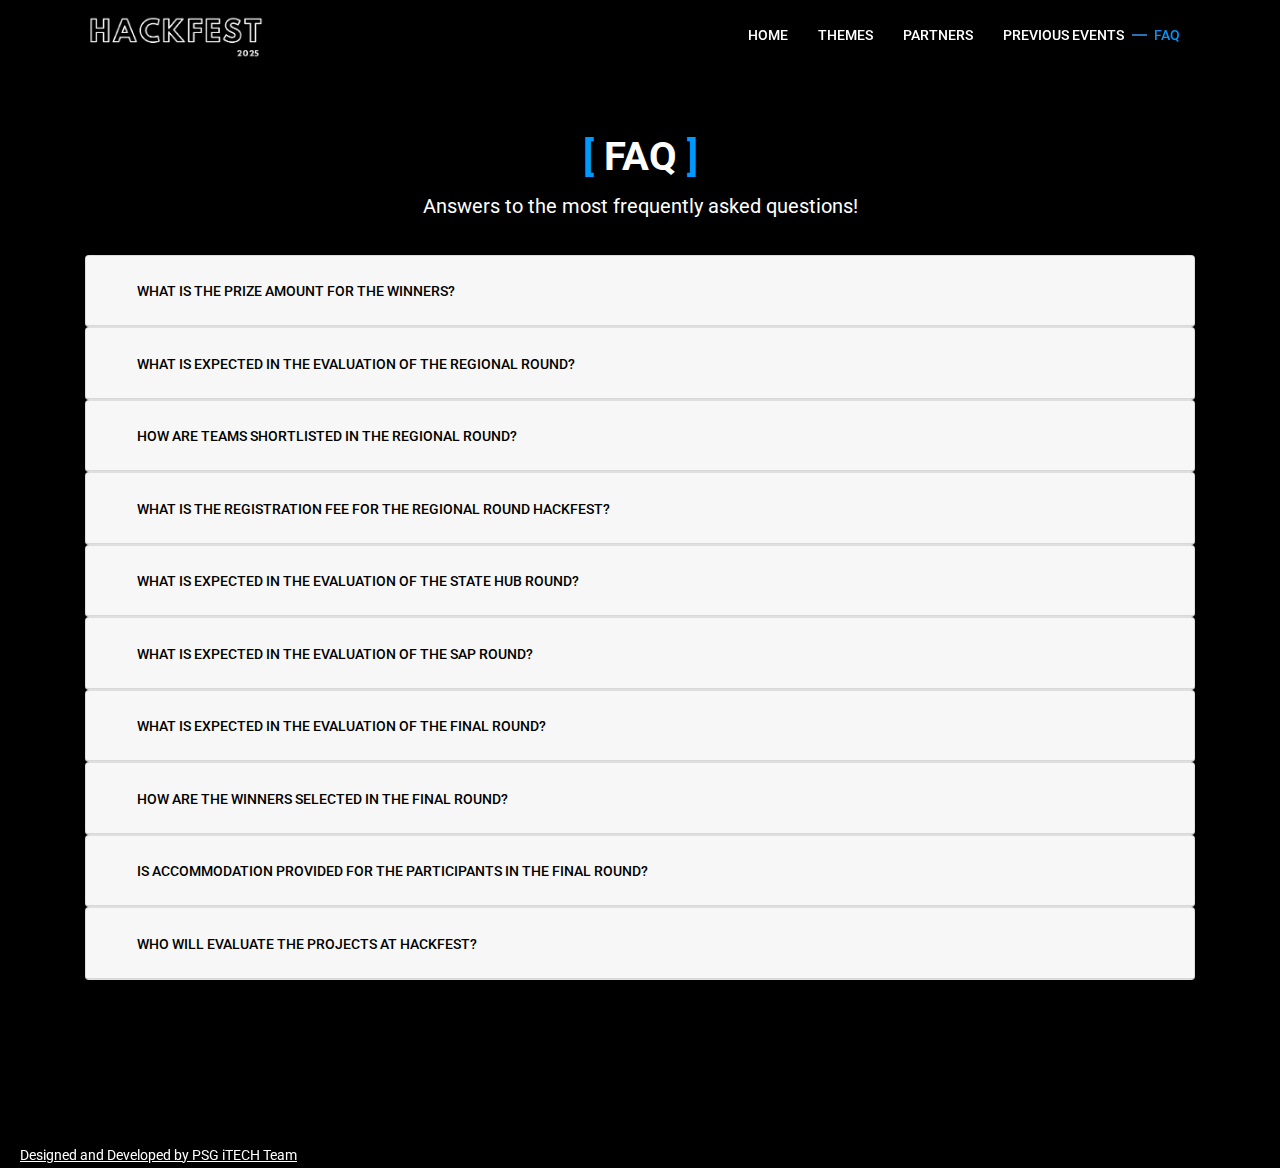
<file: faq.html>
<!DOCTYPE html>
<html lang="en">
  <head>
    <!-- Required meta tags -->
    <meta charset="utf-8">
    <meta name="viewport" content="width=device-width, initial-scale=1, shrink-to-fit=no">

    <title>FAQ</title>

     <!--Mene kiya hai--><link rel="stylesheet" href="https://cdnjs.cloudflare.com/ajax/libs/font-awesome/4.7.0/css/font-awesome.min.css">
    <!-- Bootstrap CSS -->
    <link rel="stylesheet" type="text/css" href="assets/css/bootstrap.min.css" >
    <!-- Icon -->
    <link rel="stylesheet" type="text/css" href="assets/fonts/line-icons.css">
    <!-- Nivo Lightbox -->
    <link rel="stylesheet" type="text/css" href="assets/css/nivo-lightbox.css" >
    <!-- Animate -->
    <link rel="stylesheet" type="text/css" href="assets/css/animate.css">
    <!-- Main Style -->
    <link rel="stylesheet" type="text/css" href="assets/css/main.css">
    <!-- Responsive Style -->
    <link rel="stylesheet" type="text/css" href="assets/css/responsive.css">
    <link rel="shortcut icon" type="image/jpg" href="assets/img/codecell-logo.png"/>
    <link rel="stylesheet" href="assets/css/submenu.css">
    <link rel="stylesheet" href="assets/css/timeline.css">

  </head>
  <style>
    .faq-list .card-header .btn-link { 
      color: bla
      ck;
    }
    body {
    overflow-y: scroll;
  }
  
  .card-body {
    color: black;
    margin-left: 30px;
  }
  .faq-list .card-header .btn-link {
    color: black;
  }
  .btn 
  {
  white-space: normal !important;
}


  </style>
  <body>
      
  <!-- Header Area wrapper Starts -->
  <header id="header-wrap">
    <!-- Navbar Start -->
    <nav class="navbar navbar-expand-lg bg-inverse fixed-top scrolling-navbar">
      <div id="nav-container" class="container">
        <!-- Brand and toggle get grouped for better mobile display -->
        <a href="index.html" class="navbar-brand"><img style="width: 180px;" id="nav-logo" src="assets/Hackfest.png" alt=""></a>       
        <button class="navbar-toggler" type="button" data-toggle="collapse" data-target="#navbarCollapse" aria-controls="navbarCollapse" aria-expanded="false" aria-label="Toggle navigation">
          <i class="lni-menu"></i>
        </button>
        <div class="collapse navbar-collapse" id="navbarCollapse">
          <ul class="navbar-nav mr-auto w-100 justify-content-end">
            
            <li class="nav-item has-menu">
              <!-- <divc class="has-menu"> -->
                <a class="nav-link"href = "index.html">
                  Home
                </a>
                <ul class="submenu">
                  <li class="nav-item"><a class="nav-link" href="#e">Event Schedule</a></li>
                  <li class="nav-item"><a class="nav-link" href="#p">Prize Money</a></li>
                  <li class="nav-item"><a class="nav-link" href="#t">Themes</a></li>
                  <li class="nav-item"><a class="nav-link" href="#g">Guidelines</a></li>
                </ul>
                
              <!-- </div> -->
              </li>

            <li class="nav-item">
              <!-- <a class="nav-link" href="#about"> -->
              <a class="nav-link" href="about.html">
                Themes
              </a>
            </li>        
            <li class="nav-item">
              <a class="nav-link" href="./partners.html">
                Partners
              </a>
            </li>
          </li>
          <li class="nav-item has-menu">
           <a href="#" class="nav-link">
             Previous Events
           </a>
           <ul class="submenu">
            <li class="nav-item"><a class="nav-link" href="hackfest2022.html">Hackfest 2022</a></li>
            <li class="nav-item"><a class="nav-link" href="hackfest2023.html">Hackfest 2023</a></li>
            <li class="nav-item"><a class="nav-link" href="hackfest2024.html">Hackfest 2024</a></li>
           </ul>
          </li>
            <li class="nav-item active">
              <a class="nav-link" href="./faq.html">
                FAQ
              </a>
            
       
          </ul>
          </div>
      </div>
    </nav>
    <!-- Navbar End -->


  <!-- Hero Area End -->

      
                    <!-- FAQ Section Start -->
                    
                    <section id="faq" class="intro section-padding">
                      <div class="container">
                        <div class="row">
                          <div class="col-12">
                            <div class="section-title-header text-center">
                              <h2 class="section-title wow fadeInUp" data-wow-delay="0.2s">FAQ</h2>
                              <p class="wow fadeInDown" data-wow-delay="0.2s">Answers to the most frequently asked questions!</p>
                            </div>
                          </div>
                        </div>
                          <div class="row intro-wrapper">
                          <div class="col-lg-12">
                            <div id="accordion" class="faq-list">
                              <div class="card">
                                <div class="card-header" id="heading1" style="word-wrap: break-word;">
                                  <h5 class="mb-0">
                                    <button class="btn btn-link" data-toggle="collapse" data-target="#collapseOne" aria-expanded="true" aria-controls="collapseOne">
                                      What is the prize amount for the winners?
                                    </button>
                                  </h5>
                                </div>
                                
                                <div id="collapseOne" class="collapse" aria-labelledby="headingOne" data-parent="#accordion">
                                  <div class="card-body" >
                                    The first prize is ₹ 1.5 lakh, second prize is ₹ 1 lakh, and third
                                    prize is ₹ 50 thousand.
                                  </div>
                                </div>
                              </div>
                              <div class="card">
                                <div class="card-header" id="headingTwo">
                                    <h5 class="mb-0">
                                        <button class="btn btn-link collapsed" data-toggle="collapse" data-target="#collapseTwo" aria-expanded="false" aria-controls="collapseTwo">
                                          What is expected in the evaluation of the regional round?
                                        </button>
                                    </h5>
                                </div>
                                <div id="collapseTwo" class="collapse" aria-labelledby="headingTwo" data-parent="#accordion">
                                    <div class="card-body">
                                      Only ideas will be evaluated, it is not mandatory to have a working
                                      prototype.
                                    </div>
                                </div>
                            </div>
                            
                              <div class="card">
                                <div class="card-header" id="headingThree">
                                  <h5 class="mb-0">
                                    <button class="btn btn-link collapsed" data-toggle="collapse" data-target="#collapseThree" aria-expanded="false" aria-controls="collapseThree">
                                      How are teams shortlisted in the regional round?
                                    </button>
                                  </h5>
                                </div>
                                <div id="collapseThree" class="collapse" aria-labelledby="headingThree" data-parent="#accordion">
                                  <div class="card-body">
                                    Teams are shortlisted based on their project presentations and
                                    adherence to the provided guidelines.
                                  </div>
                                </div>
                              </div>
                              <!-- <div class="card"> -->
                                <!-- <div class="card-header" id="headingFour">
                                  <h5 class="mb-0">
                                    <button class="btn btn-link collapsed" data-toggle="collapse" data-target="#collapseFour" aria-expanded="false" aria-controls="collapseFour">
                                      How can I register for the Hackathon?
                                    </button>
                                  </h5>
                                </div> -->
                                <!-- <div id="collapseFour" class="collapse" aria-labelledby="headingFour" data-parent="#accordion">
                                  <div class="card-body">
                                    
                                  </div>
                                </div> -->
                              <!-- </div> -->
                              <div class="card">
                                <div class="card-header" id="headingFive">
                                  <h5 class="mb-0">
                                    <button class="btn btn-link collapsed" data-toggle="collapse" data-target="#collapseFive" aria-expanded="false" aria-controls="collapseFive">
                                      What is the registration fee for the regional round Hackfest?
                                    </button>
                                  </h5>
                                </div>
                                <div id="collapseFive" class="collapse" aria-labelledby="headingFive" data-parent="#accordion">
                                  <div class="card-body">
                                    There is no registration fee for participating in the regional round
                                    of Hackfest. 

                                  </div>
                                </div>
                              </div>
                              <div class="card">
                                <div class="card-header" id="headingSix">
                                  <h5 class="mb-0">
                                    <button class="btn btn-link collapsed" data-toggle="collapse" data-target="#collapseSix" aria-expanded="false" aria-controls="collapseSix">
                                      What is expected in the evaluation of the State Hub Round?
                                    </button>
                                  </h5>
                                </div>
                                <div id="collapseSix" class="collapse" aria-labelledby="headingSix" data-parent="#accordion">
                                  <div class="card-body">
                                    Teams should have completed the Design Thinking (DT) course on the SAP Learning Hub and ensure that their presentation aligns with its principles.
                                  </div>
                                </div>
                              </div>

                              <div class="card">
                                <div class="card-header" id="headingSeven">
                                  <h5 class="mb-0">
                                    <button class="btn btn-link collapsed" data-toggle="collapse" data-target="#collapseSeven" aria-expanded="false" aria-controls="collapseSeven">
                                      What is expected in the evaluation of the SAP Round?
                                    </button>
                                  </h5>
                                </div>
                                <div id="collapseSeven" class="collapse" aria-labelledby="headingSeven" data-parent="#accordion">
                                  <div class="card-body">
                                    Teams must present a comprehensive Business Model Canvas.
                                  </div>
                                </div>
                              </div>
                                
                              <div class="card">
                                <div class="card-header" id="heading1">
                                  <h5 class="mb-0">
                                    <button class="btn btn-link collapsed" data-toggle="collapse" data-target="#collapse1" aria-expanded="false" aria-controls="collapse1">
                                      What is expected in the evaluation of the final round?
                                    </button>
                                  </h5>
                                </div>
                                <div id="collapse1" class="collapse" aria-labelledby="heading1" data-parent="#accordion">
                                  <div class="card-body">
                                    In the final Hackathon, teams will be asked to implement and
                                    demonstrate the working prototype.
                                  </div>
                                </div>
                              </div>
                           
                              <div class="card">
                                <div class="card-header" id="heading2">
                                  <h5 class="mb-0">
                                    <button class="btn btn-link collapsed" data-toggle="collapse" data-target="#collapse2" aria-expanded="false" aria-controls="collapse2">
                                      How are the winners selected in the final round?
                                    </button>
                                  </h5>
                                </div>
                                <div id="collapse2" class="collapse" aria-labelledby="heading2" data-parent="#accordion">
                                  <div class="card-body">
                                    Winners are selected by a panel of expert judges considering
                                    innovation, technical skills and presentation quality.
                                  </div>
                                </div>
                              </div>

                              <div class="card">
                                <div class="card-header" id="heading3">
                                  <h5 class="mb-0">
                                    <button class="btn btn-link collapsed" data-toggle="collapse" data-target="#collapse3" aria-expanded="false" aria-controls="collapse3">
                                      Is accommodation provided for the participants in the final round?
                                    </button>
                                  </h5>
                                </div>
                                <div id="collapse3" class="collapse" aria-labelledby="heading1" data-parent="#accordion">
                                  <div class="card-body">
                                    Yes, final round participants will be provided with
                                    accommodation.
                                  </div>
                                </div>
                              </div>

                              <div class="card">
                                <div class="card-header" id="heading4">
                                  <h5 class="mb-0">
                                    <button class="btn btn-link collapsed" data-toggle="collapse" data-target="#collapse4" aria-expanded="false" aria-controls="collapse4">
                                      Who will evaluate the projects at Hackfest?
                                    </button>
                                  </h5>
                                </div>
                                <div id="collapse4" class="collapse" aria-labelledby="heading1" data-parent="#accordion">
                                  <div class="card-body">
                                    Industry experts and university professors will evaluate the projects.
                                  </div>
                                </div>
                              </div>

                            </div>
                          </div>
                        </div>
                      </div>
                    </section>
                  
                    <!-- FAQ Section End -->

                    <br><br><br><br>
                    <footer class="text-center text-white py-3" style="background-color: rgba(28, 28, 28, 0.95);">
                      <div style="display: flex; justify-content: space-between; align-items: center; max-width: 1200px; padding: 0 20px;">
                          <!-- Developer Info -->
                          <div style="text-align: left; position: relative; flex: 1 1 100%;">
                              <p class="mb-0 hover-box">
                                  <span class="tooltip-trigger">
                                      Designed and Developed by PSG iTECH Team
                                      <span class="tooltip-text">
                                          <strong>Developer Team:</strong><br>
                                          1. <a href="https://www.linkedin.com/in/keerthi-vijaibabu-6b35802aa/" target="_blank" class="text-white">Keerthi V - Lead</a><br>
                                          2. <a href="https://www.linkedin.com/in/madhu-subhiksha-87499b282/" target="_blank" class="text-white">Madhu Subhiksha M.R</a><br>
                                          3. <a href="https://www.linkedin.com/in/rithanya-saravanan-8aa976289" target="_blank" class="text-white">Rithanya S</a><br>
                                          4. <a href="http://linkedin.com/in/nijapriya" target="_blank" class="text-white">Nija Priya S</a><br><br>
                                          
                                          <strong>Data Collection Team:</strong><br>
                                          1. <a href="https://www.linkedin.com/in/mythryee-arumugam-8290672b7" target="_blank" class="text-white">Mythryee A - Lead</a><br>
                                          2. <a href="https://www.linkedin.com/in/loohetha-p-7930b9298" target="_blank" class="text-white">Loohetha P</a><br>
                                          3. <a href="https://www.linkedin.com/in/santhiya-vasudevan" target="_blank" class="text-white">Santhiya V</a><br>
                                          4. <a href="https://www.linkedin.com/in/sandra-muralidharan-399bb032b" target="_blank" class="text-white">Sandra M</a>
                                      </span>
                                  </span>
                              </p>
                          </div>
                      </div>
                    </footer>
                    
                    <!-- Go to Top Link 
                    <a href="#" class="back-to-top">
                    	<i class="lni-chevron-up"></i>
                    </a>
                     -->
                    <!-- jQuery first, then Popper.js, then Bootstrap JS -->
                    <script src="assets/js/jquery-min.js"></script>
                    <script src="assets/js/popper.min.js"></script>
                    <script src="assets/js/bootstrap.min.js"></script>
                    <script src="assets/js/jquery.countdown.min.js"></script>
                    <script src="assets/js/waypoints.min.js"></script>
                    <script src="assets/js/jquery.counterup.min.js"></script>
                    <script src="assets/js/jquery.nav.js"></script>
                    <script src="assets/js/jquery.easing.min.js"></script>
                    <script src="assets/js/wow.js"></script>
                    <script src="assets/js/nivo-lightbox.js"></script>  
                    <script src="assets/js/main.js"></script>      
                    <script src="https://code.jquery.com/jquery-3.5.1.slim.min.js"></script>
<!-- Google tag (gtag.js) -->
<script async src="https://www.googletagmanager.com/gtag/js?id=G-53G2KQPBY4"></script>
<script>
  window.dataLayer = window.dataLayer || [];
  function gtag(){dataLayer.push(arguments);}
  gtag('js', new Date());

  gtag('config', 'G-53G2KQPBY4');
</script>

                  </body>
                </html>
</file>
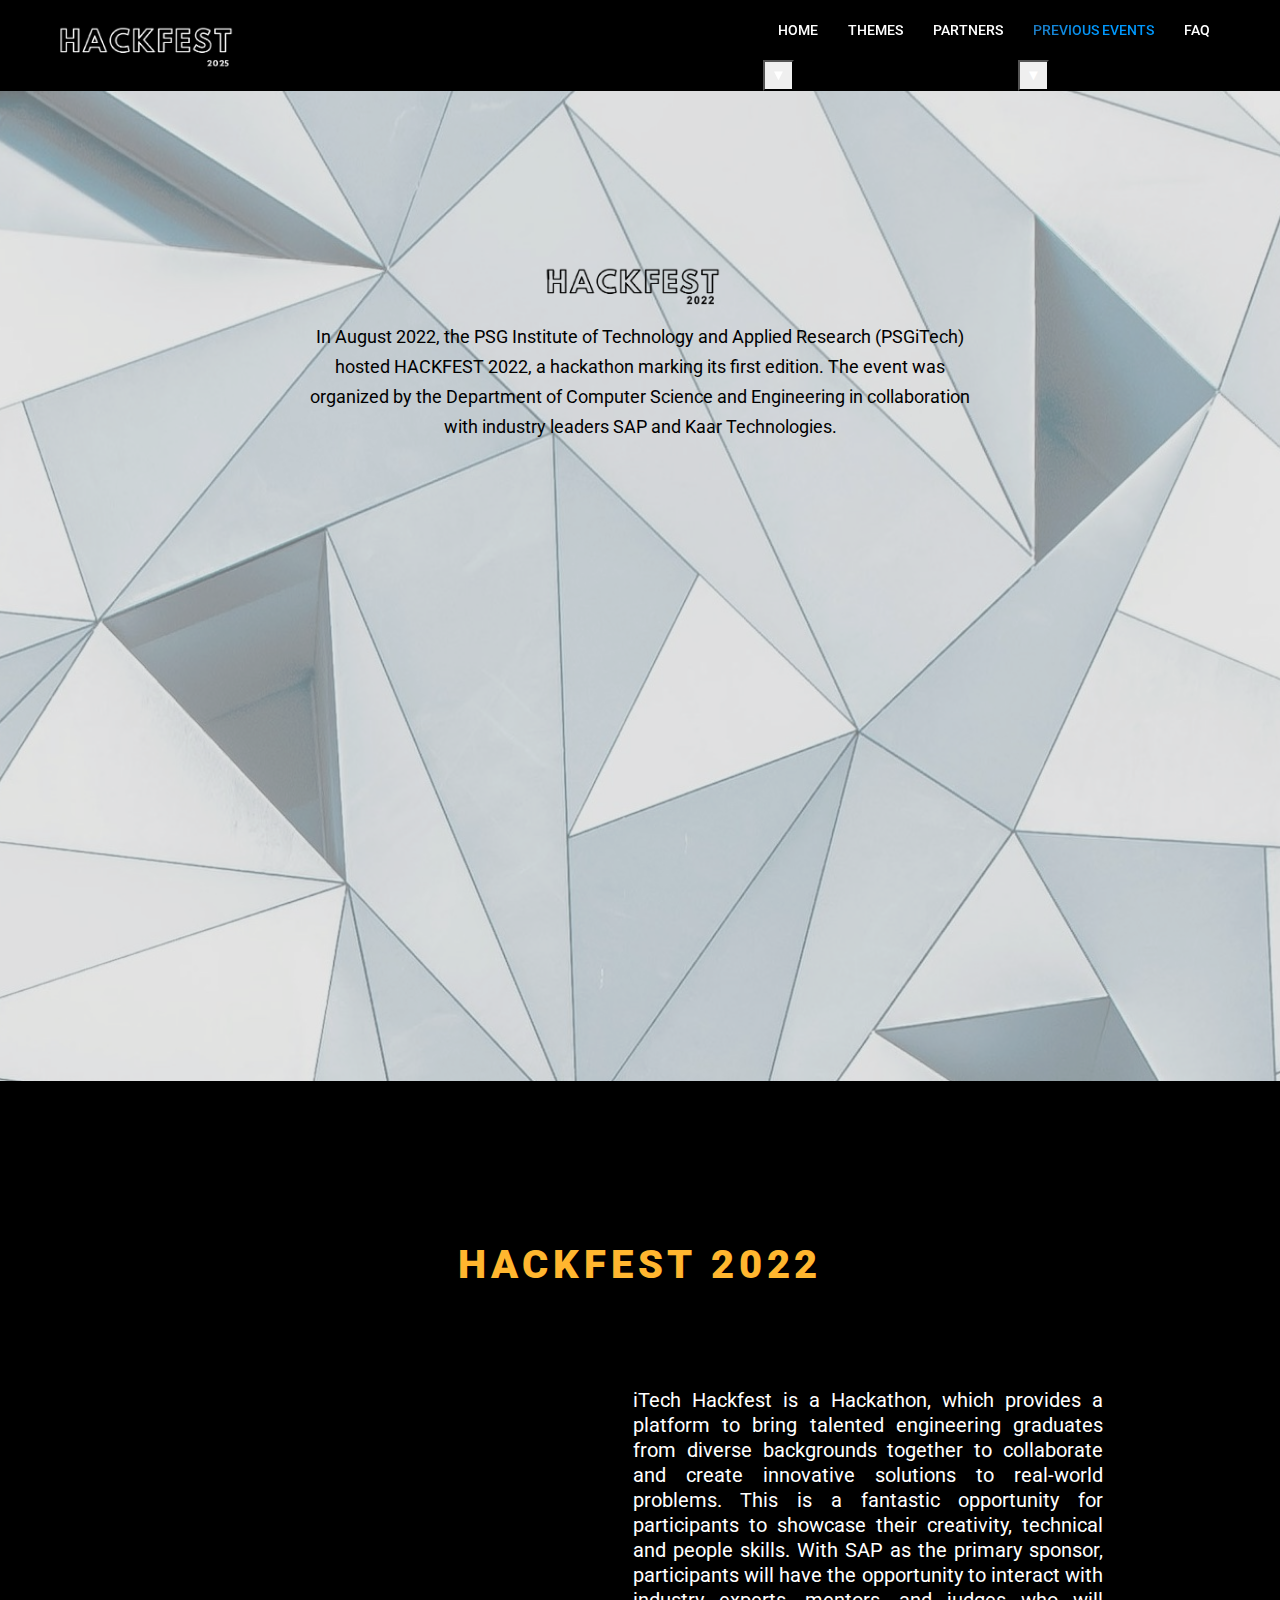
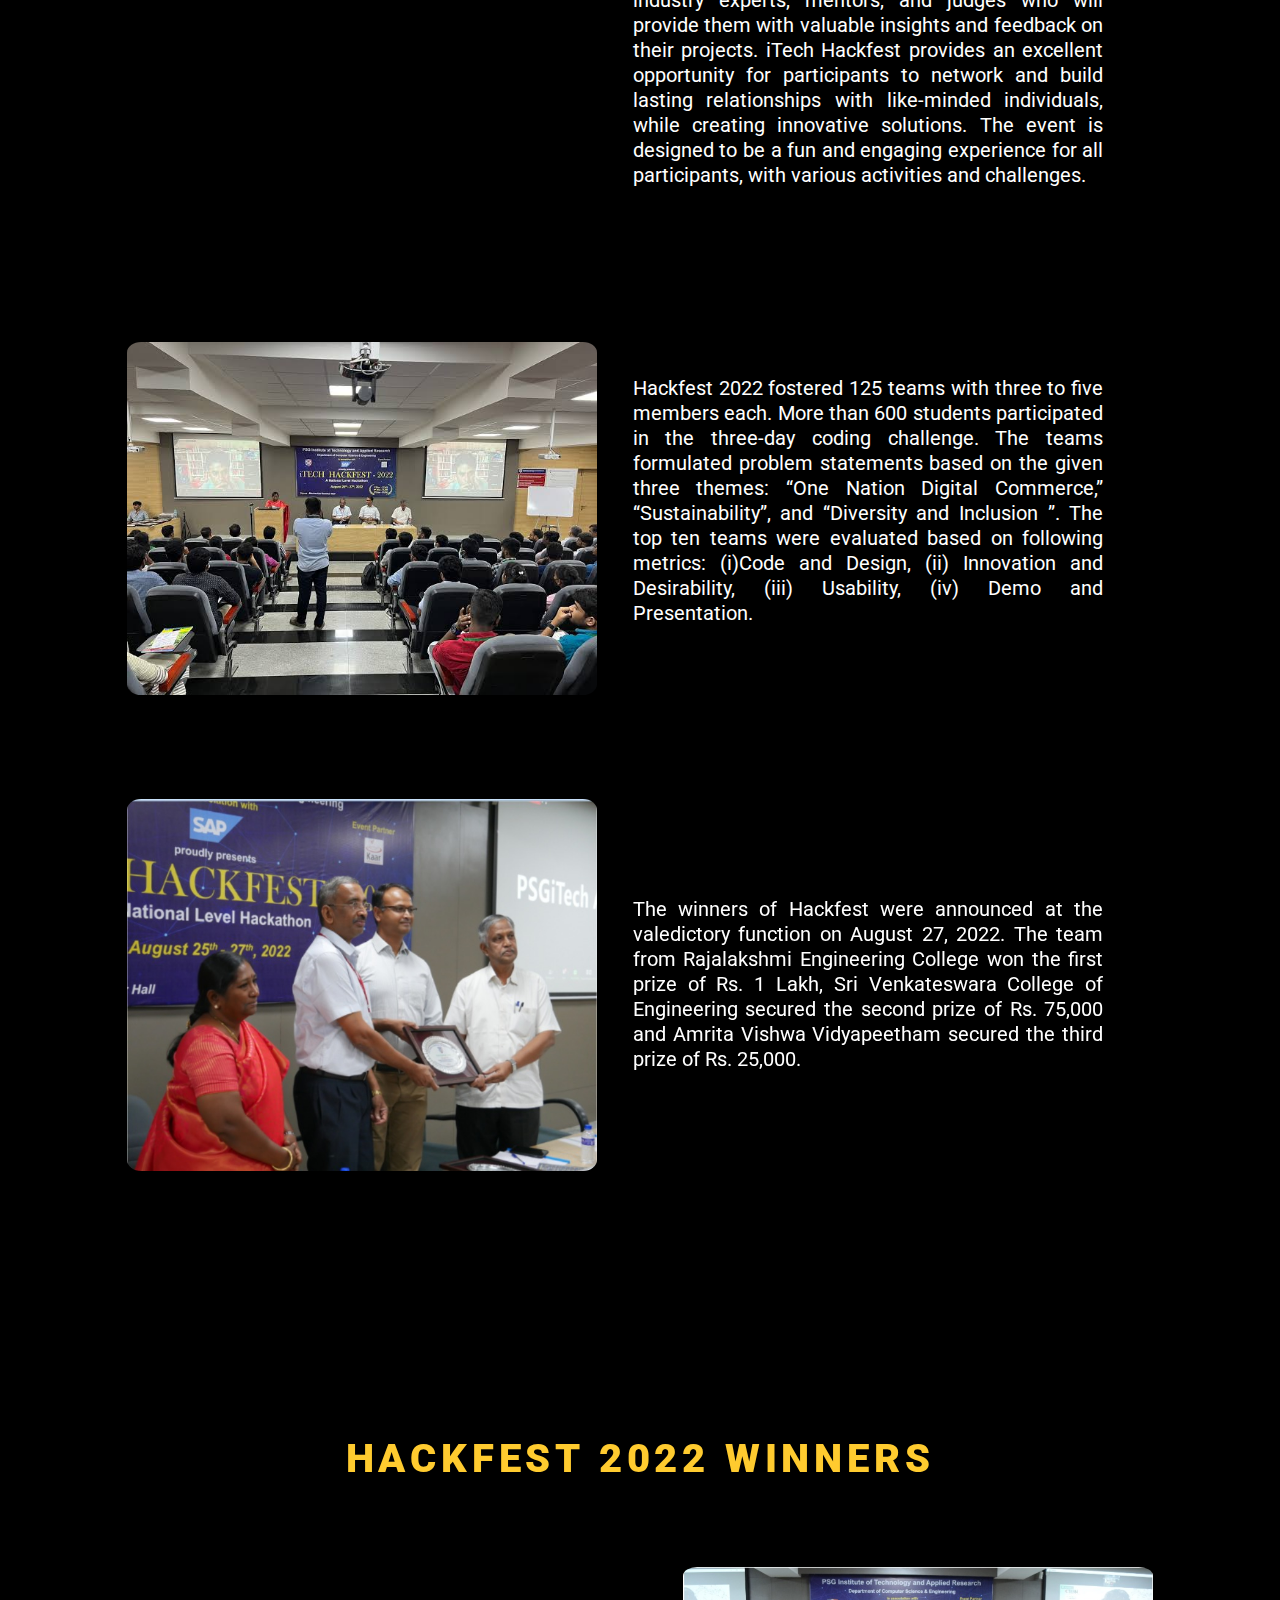
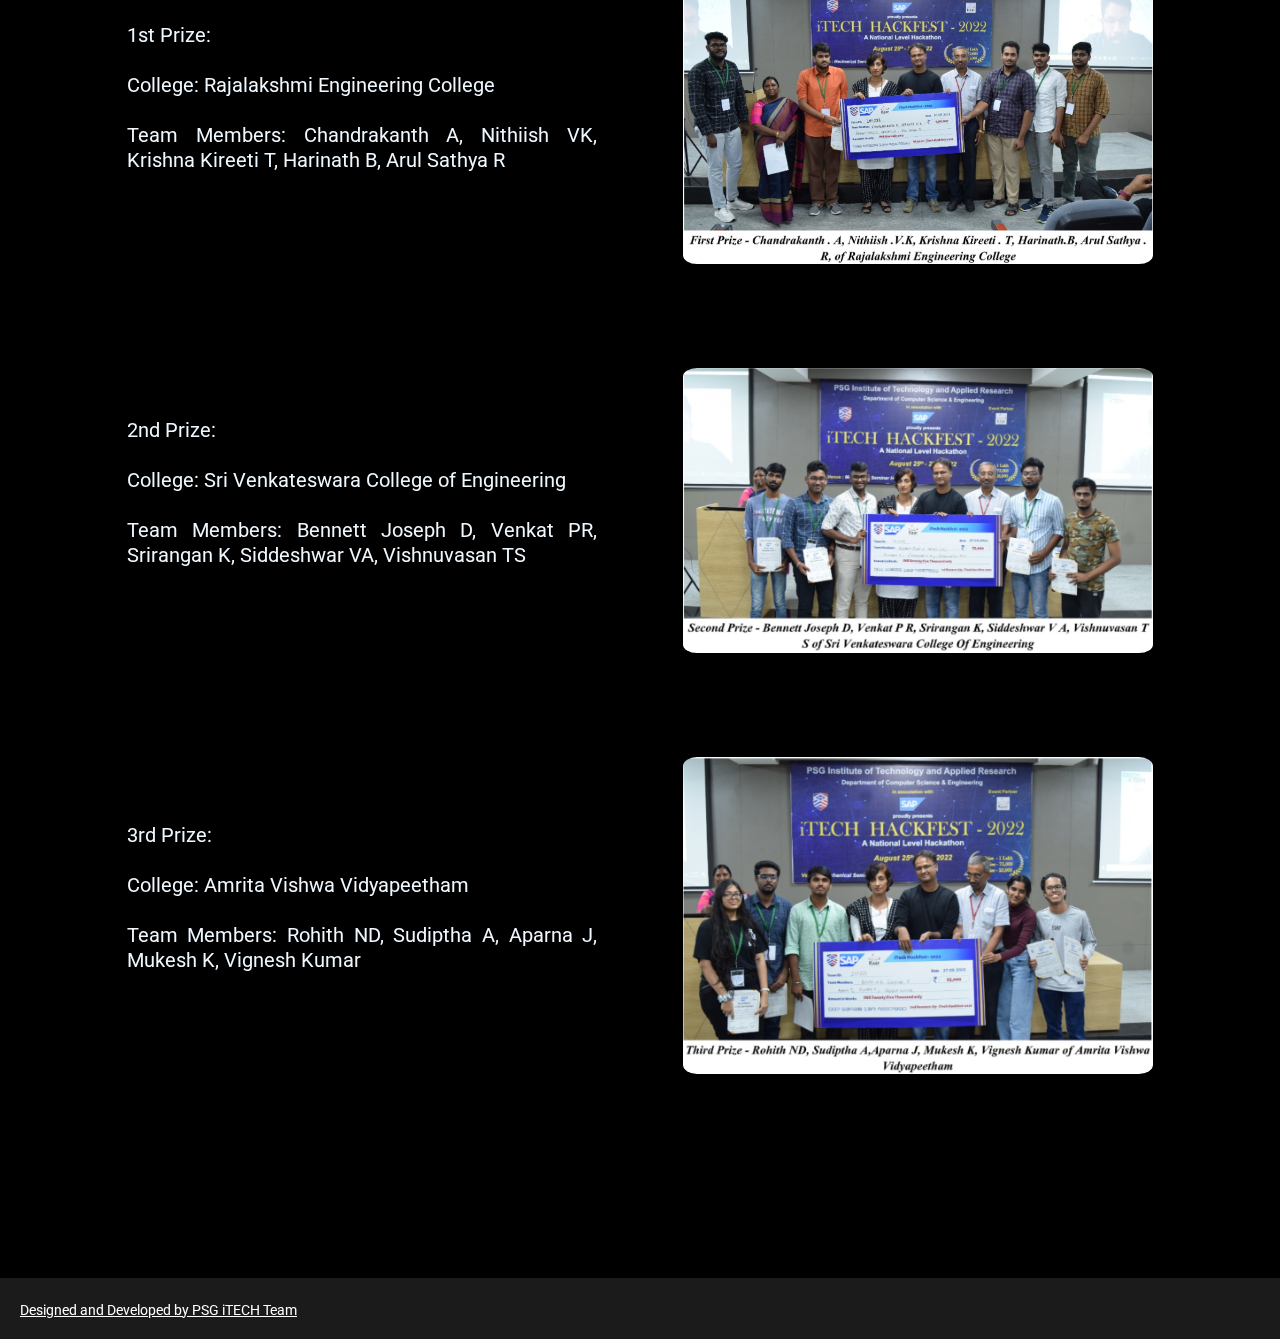
<file: hackfest2022.html>
<!DOCTYPE html>
<html lang="en">
  <head>
    <!-- Required meta tags -->
    <meta charset="utf-8">
    <meta name="viewport" content="width=device-width, initial-scale=1">


    <title>HACKFEST 2022</title>

    <!--Mene kiya hai--><link rel="stylesheet" href="https://cdnjs.cloudflare.com/ajax/libs/font-awesome/4.7.0/css/font-awesome.min.css">
    <!-- Bootstrap CSS -->
    <link rel="stylesheet" type="text/css" href="assets/css/bootstrap.min.css" >
    <!-- Icon -->
    <link rel="stylesheet" type="text/css" href="assets/fonts/line-icons.css">
    <!-- Nivo Lightbox -->
    <link rel="stylesheet" type="text/css" href="assets/css/nivo-lightbox.css" >
    <!-- Animate -->
    <link rel="stylesheet" type="text/css" href="assets/css/animate.css">
    <!-- Main Style -->
    <link rel="stylesheet" type="text/css" href="assets/css/main.css">
    <!-- Responsive Style -->
    <link rel="stylesheet" type="text/css" href="assets/css/responsive.css">
    <link rel="shortcut icon" type="image/jpg" href="assets/img/codecell-logo.png"/>
    <link rel="stylesheet" href="assets/css/submenu.css">
    <link rel="stylesheet" href="assets/css/timeline.css">

  </head>
  <style>
    .faq-list .card-header .btn-link {
      color: black;
    }
    /* General styles */

.container {
    max-width: 1200px; /* Adjust max-width as needed */
    margin: 0 auto; /* Center container */
}

/* Shared styles for prize sections */
.prize {
    margin-bottom: 20px; /* Add some space between sections */
}

.text-center {
    text-align: center;
    background-color: black;
}

/* Specific styles for desktop */
@media (min-width: 769px) {
    .prize {
        display: flex;
        flex-direction: column;
        align-items: center;
    }
    
    .prize .white-bg {
        display: flex;
        flex-direction: row;
        justify-content: space-around;
        align-items: center;
        padding: 20px;
    }
    
    .prize .white-bg > div {
        width: 45%; /* Adjust width as needed */
    }
    
    .prize .white-bg img {
        width: 100%;
        height: auto;
        border-radius: 3%;
    }
}

/* Specific styles for mobile */
@media (max-width: 768px) {
    .prize .white-bg {
        flex-direction: column;
        padding: 10px;
    }
    
    .prize .white-bg > div {
        width: 100%; /* Occupy full width */
        margin-bottom: 20px; /* Add space between elements */
    }
}
.video-container {
        position: relative;
        padding-bottom: 56.25%; /* 16:9 aspect ratio */
        height: 0;
        overflow: hidden;
        max-width: 100%;
    }
    
    .video-container iframe {
        position: absolute;
        top: 0;
        left: 0;
        width: 100%;
        height: 100%;
    }

    @media only screen and (max-width: 768px) {
        .video-container {
            padding-bottom: 62.1875%; /* Adjusted aspect ratio for smaller screens */
        }
        
    }
  </style>

  <body>
    
 <!-- Header Area wrapper Starts -->
 <header id="header-wrap">
  <nav class="navbar navbar-expand-lg bg-inverse fixed-top scrolling-navbar">
    <div id="nav-container" class="container">
      <a href="index.html" class="navbar-brand">
        <img style="width: 180px;" id="nav-logo" src="assets/Hackfest.png" alt="Hackfest Logo">
      </a>
      <button class="navbar-toggler" type="button" data-toggle="collapse" data-target="#navbarCollapse">
        <i class="lni-menu"></i>
      </button>
      <div class="collapse navbar-collapse" id="navbarCollapse">
        <ul class="navbar-nav mr-auto w-100 justify-content-end">
          <li class="nav-item has-menu">
            <div class="menu-item">
              <a class="nav-link" href="index.html">Home</a>
              <button class="submenu-toggle mobile-only" style="color: white;">▼</button>
              <ul class="submenu">
                <li class="nav-item"><a class="nav-link" href="index.html#e">Event Schedule</a></li>
                <li class="nav-item"><a class="nav-link" href="index.html#p">Prize Money</a></li>
                <li class="nav-item"><a class="nav-link" href="index.html#t">Themes</a></li>
                <li class="nav-item"><a class="nav-link" href="index.html#g">Guidelines</a></li>
              </ul>
            </div>
            
          </li>
          

          <li class="nav-item">
            <a class="nav-link" href="about.html">Themes</a>
          </li>
          <li class="nav-item">
            <a class="nav-link" href="./partners.html">Partners</a>
          </li>

          <li class="nav-item has-menu active">
            <div class="menu-item">
            <a href="hackfest2022.html" class="nav-link">Previous Events</a>
            <button class="submenu-toggle mobile-only" style="color: white;">▼</button>
            <ul class="submenu">
              <li class="nav-item active"><a class="nav-link" href="hackfest2022.html">Hackfest 2022</a></li>
              <li class="nav-item"><a class="nav-link" href="hackfest2023.html">Hackfest 2023</a></li>
              <li class="nav-item"><a class="nav-link" href="hackfest2024.html">Hackfest 2024</a></li>
            </ul>
            </div>
          </li>

          <li class="nav-item">
            <a class="nav-link" href="./faq.html">FAQ</a>
          </li>

        </ul>
      </div>
    </div>
  </nav>


  </header>
 <!-- Navbar End -->

  <!-- Hero Area End -->

      <!-- Hero Area Start -->
      <div id="hero-area" class="hero-area-bg">
        <div class="overlay"></div>
        <div class="container">
          <div class="row justify-content-center">
            <div class="col-lg-9 col-sm-12">
              <div class="contents" style="text-align: center;">
                <!-- <div class="icon">
                  <i class="lni-mic"></i>
                </div> -->
                <a href="index.html" class="navbar-brand"><img style="width: 180px;" id="logo-2023" src="assets/hackfest_2022.png" style="width: 180px" alt"="" style="width: 150px;"></a>
                
                <p class="banner-desc" style="color: black;">
                  In August 2022, the PSG Institute of Technology and Applied Research (PSGiTech) hosted HACKFEST 2022, a hackathon marking its first edition. The event was organized by the Department of Computer Science and Engineering in collaboration with industry leaders SAP and Kaar Technologies.
                </p>
                
                  <img id="hero-image" style="margin-left: auto; margin-right: auto;" src="assets/psg_tech_logo.png" alt="">
                  <img id="hero-image" style="margin-left: auto; margin-right: auto;" src="assets/SAP_logo-3431680366.png" width="180px" height="95px" alt="">
                  <!-- <div class="banner-btn">
                    <a href="#" id="hero-register" class="btn btn-common">Register Now!</a>
                  </div> -->
                <!-- <p class="banner-info">Hackathon begins on 4th March 2024.<br>Last date for registration is </p> -->
              </div>
            </div>
          </div>
        </div>
        
      </div>
      <!-- Hero Area End -->

    </header>
             
    <div class="prize" id="prize2">
      <section class="text-center">
        <section>
          <h1 class="sub-heading diagonal-text orange sub-heading-title" style="font-size: 2.5rem;padding-top: 4em; color: #ffb62f;"><strong>HACKFEST 2022</strong></h1>
        </section>
        <section data-aos="fade-up" data-aos-duration="1500" class="white-bg" style="display: flex;margin: 5%;">

          <div class="mx-auto">
            <div class="container nexa video-container">
              <iframe width="560" height="3<iframe width="560" height="315" src="https://www.youtube.com/embed/s2Vw_qcL1dY?si=T_RPzSaQw_taQgQ5" title="YouTube video player" frameborder="0" allow="accelerometer; autoplay; clipboard-write; encrypted-media; gyroscope; picture-in-picture; web-share" referrerpolicy="strict-origin-when-cross-origin" allowfullscreen></iframe>
              <br><br>
            </div>
          </div>
          <div class="mx-auto">
            <div class="container nexa" style="margin-top: 3%; margin-left: -10%;  text-align:justify;">
              <p class="black" style="font-size: 20px;">
                iTech Hackfest is a Hackathon, which provides a platform to bring talented engineering graduates from diverse backgrounds together to collaborate and create innovative solutions to real-world problems. This is a fantastic opportunity for participants to showcase their creativity, technical and people skills. With SAP as the primary sponsor, participants will have the opportunity to interact with industry experts, mentors, and judges who will provide them with valuable insights and feedback on their projects. iTech Hackfest provides an excellent opportunity for participants to network and build lasting relationships with like-minded individuals, while creating innovative solutions. The event is designed to be a fun and engaging experience for all participants, with various activities and challenges.
              </p>
              <br><br>
            </div>
          </div>
        </section>
        
      
        <section data-aos="fade-up" data-aos-duration="1500" class="white-bg" style="display: flex;margin:5%;">
          <div class="mx-auto">
            <div class="container nexa">
              <img src="assets/img/previous_events/2022/Image1.jpeg" width="80%" height="100%" style="border-radius: 3%;">
            </div>
          </div>
          <div class="mx-auto">
            <div class="container nexa" style="margin-top: 3%; margin-left: -10%;  text-align: justify;">
              <p class="black" style="font-size: 20px;">
                Hackfest 2022 fostered 125 teams with three to five members each. More than 600 students participated in the 
                three-day coding challenge. The teams formulated problem statements based on the given 
                three themes: “One Nation Digital Commerce,” “Sustainability”, and “Diversity and Inclusion ”. The top ten teams were evaluated based on following metrics: (i)Code and Design, (ii) Innovation and Desirability, (iii) Usability, (iv) Demo and Presentation.
              </p>
              <br><br>
            </div>
          </div>
         
        </section>

        <section data-aos="fade-up" data-aos-duration="1500" class="white-bg" style="display: flex;margin:5%;">
          <div class="mx-auto">
            <div class="container nexa">
              <img src="assets/img/previous_events/2022/Image2.jpeg" width="100%" height="80%" style="border-radius: 3%;">
            </div>
          </div>
          <div class="mx-auto">
            <div class="container nexa" style="margin-top: 10%; margin-left: -10%; text-align: justify;">
              <p class="black" style="font-size: 20px;">
                The winners of Hackfest were announced at the valedictory function on August 27, 2022. The team from Rajalakshmi Engineering College won the first prize of Rs. 1 Lakh, Sri Venkateswara College of Engineering secured the second prize of Rs. 75,000 and Amrita Vishwa Vidyapeetham secured the third prize of Rs. 25,000.
              </p>
              <br><br>
            </div>
          </div>
        </section>

      </div>
      <div class="prize" id="prize2" style="background-color: #1324588c;">
        <section class="text-center">
          <section>
            <h1 class="sub-heading diagonal-text orange sub-heading-title" style="font-size: 2.5rem;padding-top: 4em; color: #ffcb2f;"><strong>HACKFEST 2022 WINNERS</strong></h1>
          </section>
          <section data-aos="fade-up" data-aos-duration="1500" class="white-bg" style="display: flex;margin:5%;">
            <div class="mx-auto">
              <div class="container nexa" style="margin-top: 3%;  text-align: justify;">
                <p class="black" style="font-size: 20px;">
                  <ul style="font-size: 20px; color: aliceblue;">
                    <li>1st Prize:</li>
                    <br />
                    <!-- <li>Team name: Code Crusade</li> -->
                    <li>College: Rajalakshmi Engineering College </li>
                    <br />
                    <li>Team Members: Chandrakanth A,  Nithiish VK, Krishna Kireeti T, Harinath B, Arul Sathya R</li>
                    </ul>

                </p>
                <br><br>
              </div>
            </div>
            <div class="mx-auto">
              <div class="container nexa">
                <img src="assets/img/previous_events/2022/1.jpeg" width="80%" height="100%" style="border-radius: 3%;">
              </div>
            </div>
          </section>
          <section data-aos="fade-up" data-aos-duration="1500" class="white-bg" style="display: flex;margin: 5%;">
            <div class="mx-auto">
              <div class="container nexa" style="margin-top: 3%;  text-align: justify;">
                <p class="black" style="font-size: 20px;">
                  <ul style="font-size: 20px; color: aliceblue;">
                    <li>2nd Prize:</li>
                    <br />
                    <!-- <li>Team Name: Farmlink</li> -->
                    <li>College: Sri Venkateswara College of Engineering </li>
                    <br />
                    <li>Team Members: Bennett Joseph D, Venkat PR, Srirangan K, Siddeshwar VA, Vishnuvasan TS</li>
                  </ul>
                </p>
                <br><br>
              </div>
            </div>
            <div class="mx-auto">
              <div class="container nexa">
                <img src="assets/img/previous_events/2022/2.jpeg" width="80%" height="100%" style="border-radius: 3%;">
              </div>
            </div>
          </section>
          <section data-aos="fade-up" data-aos-duration="1500" class="white-bg" style="display: flex;margin:5%;">
            <div class="mx-auto">
              <div class="container nexa" style="margin-top: 3%;  text-align: justify;">
                <p class="black" style="font-size: 20px;">
                  <ul style="font-size: 20px; color: aliceblue;">
                    <li>3rd Prize:</li>
                    <br />
                    <!-- <li>Team Name: Kanya Rasi</li> -->
                    <li>College: Amrita Vishwa Vidyapeetham </li>
                    <br />
                    <li>Team Members: Rohith ND, Sudiptha A, Aparna J, Mukesh K, Vignesh Kumar</li>
                  </ul>
                </p>
                <br><br>
              </div>
            </div>
            <div class="mx-auto">
              <div class="container nexa">
                <img src="assets/img/previous_events/2022/3.jpeg" width="80%" height="100%" style="border-radius: 3%;">
              </div>
            </div>
          </section>
        </section>
      </div>
    </div>
        </div>

        <br><br><br><br>
        <footer class="text-center text-white py-3" style="background-color: rgba(28, 28, 28, 0.95);">
          <div style="display: flex; justify-content: space-between; align-items: center; max-width: 1200px; padding: 0 20px;">
              <!-- Developer Info -->
              <div style="text-align: left; position: relative; flex: 1 1 100%;">
                  <p class="mb-0 hover-box">
                      <span class="tooltip-trigger">
                          Designed and Developed by PSG iTECH Team
                          <span class="tooltip-text">
                              <strong>Developer Team:</strong><br>
                              1. <a href="https://www.linkedin.com/in/keerthi-vijaibabu-6b35802aa/" target="_blank" class="text-white">Keerthi V - Lead</a><br>
                              2. <a href="https://www.linkedin.com/in/madhu-subhiksha-87499b282/" target="_blank" class="text-white">Madhu Subhiksha M.R</a><br>
                              3. <a href="https://www.linkedin.com/in/rithanya-saravanan-8aa976289" target="_blank" class="text-white">Rithanya S</a><br>
                              4. <a href="http://linkedin.com/in/nijapriya" target="_blank" class="text-white">Nija Priya S</a><br><br>
                              
                              <strong>Data Collection Team:</strong><br>
                              1. <a href="https://www.linkedin.com/in/mythryee-arumugam-8290672b7" target="_blank" class="text-white">Mythryee A - Lead</a><br>
                              2. <a href="https://www.linkedin.com/in/loohetha-p-7930b9298" target="_blank" class="text-white">Loohetha P</a><br>
                              3. <a href="https://www.linkedin.com/in/santhiya-vasudevan" target="_blank" class="text-white">Santhiya V</a><br>
                              4. <a href="https://www.linkedin.com/in/sandra-muralidharan-399bb032b" target="_blank" class="text-white">Sandra M</a>
                          </span>
                      </span>
                  </p>
              </div>
          </div>
        </footer>
        
                    
                    <script src="assets/js/jquery-min.js"></script>
                    <script src="assets/js/popper.min.js"></script>
                    <script src="assets/js/bootstrap.min.js"></script>
                    <script src="assets/js/jquery.countdown.min.js"></script>
                    <script src="assets/js/waypoints.min.js"></script>
                    <script src="assets/js/jquery.counterup.min.js"></script>
                    <script src="assets/js/jquery.nav.js"></script>
                    <script src="assets/js/jquery.easing.min.js"></script>
                    <script src="assets/js/wow.js"></script>
                    <script src="assets/js/nivo-lightbox.js"></script>
                    <script src="assets/js/video.js"></script>
                    <script src="assets/js/main.js"></script>      
                    <script src="https://code.jquery.com/jquery-3.5.1.slim.min.js"></script>
<!-- Google tag (gtag.js) -->
<script>
  document.addEventListener("DOMContentLoaded", function () {
    function isMobile() {
      return window.innerWidth <= 991;
    }

    const navbar = document.querySelector(".navbar-collapse");
    const menuItems = document.querySelectorAll(".has-menu > .menu-item > a");
    const toggleButtons = document.querySelectorAll(".submenu-toggle.mobile-only");
    let lastScrollTop = 0;

    // Click event for main menu items (Home, Previous Events)
    menuItems.forEach((menuItem) => {
      menuItem.addEventListener("click", function (e) {
        if (isMobile()) {
          // Check if the clicked link is the "Home" link
          if (menuItem.getAttribute("href") === "index.html") {
            // Allow default navigation for the "Home" link
            return;
          }

          e.preventDefault(); // Prevent navigation for other links
          let submenu = this.closest(".has-menu").querySelector(".submenu");

          if (submenu.style.display === "block") {
            submenu.style.display = "none";
            this.classList.remove("active");
          } else {
            closeAllSubmenus();
            submenu.style.display = "block";
            this.classList.add("active");
          }
        }
      });
    });

    // Click event for mobile-only dropdown buttons
    toggleButtons.forEach((toggle) => {
      toggle.addEventListener("click", function (e) {
        e.preventDefault();
        let submenu = this.closest(".has-menu").querySelector(".submenu");

        if (submenu.style.display === "block") {
          submenu.style.display = "none";
        } else {
          closeAllSubmenus();
          submenu.style.display = "block";
        }
      });
    });

    // Function to close all submenus
    function closeAllSubmenus() {
      document.querySelectorAll(".submenu").forEach((menu) => {
        menu.style.display = "none";
      });

      document.querySelectorAll(".has-menu > .menu-item > a").forEach((link) => {
        link.classList.remove("active");
      });
    }

    // Close submenu when clicking outside
    document.addEventListener("click", function (e) {
      if (!e.target.closest(".has-menu") && !e.target.classList.contains("submenu-toggle")) {
        closeAllSubmenus();
      }
    });

    // Close navbar when scrolling down on mobile
    window.addEventListener("scroll", function () {
      let scrollTop = window.scrollY || document.documentElement.scrollTop;

      if (scrollTop > lastScrollTop && isMobile()) {
        navbar.classList.remove("show"); // Bootstrap class to collapse navbar
        closeAllSubmenus();
      }

      lastScrollTop = scrollTop;
    });

    // Reset menu when resizing from mobile to desktop
    window.addEventListener("resize", function () {
      if (!isMobile()) {
        closeAllSubmenus();
      }
    });
  });
</script>
<script async src="https://www.googletagmanager.com/gtag/js?id=G-53G2KQPBY4"></script>
<script>
  window.dataLayer = window.dataLayer || [];
  function gtag(){dataLayer.push(arguments);}
  gtag('js', new Date());

  gtag('config', 'G-53G2KQPBY4');
</script>

                  </body>
                </html>
</file>
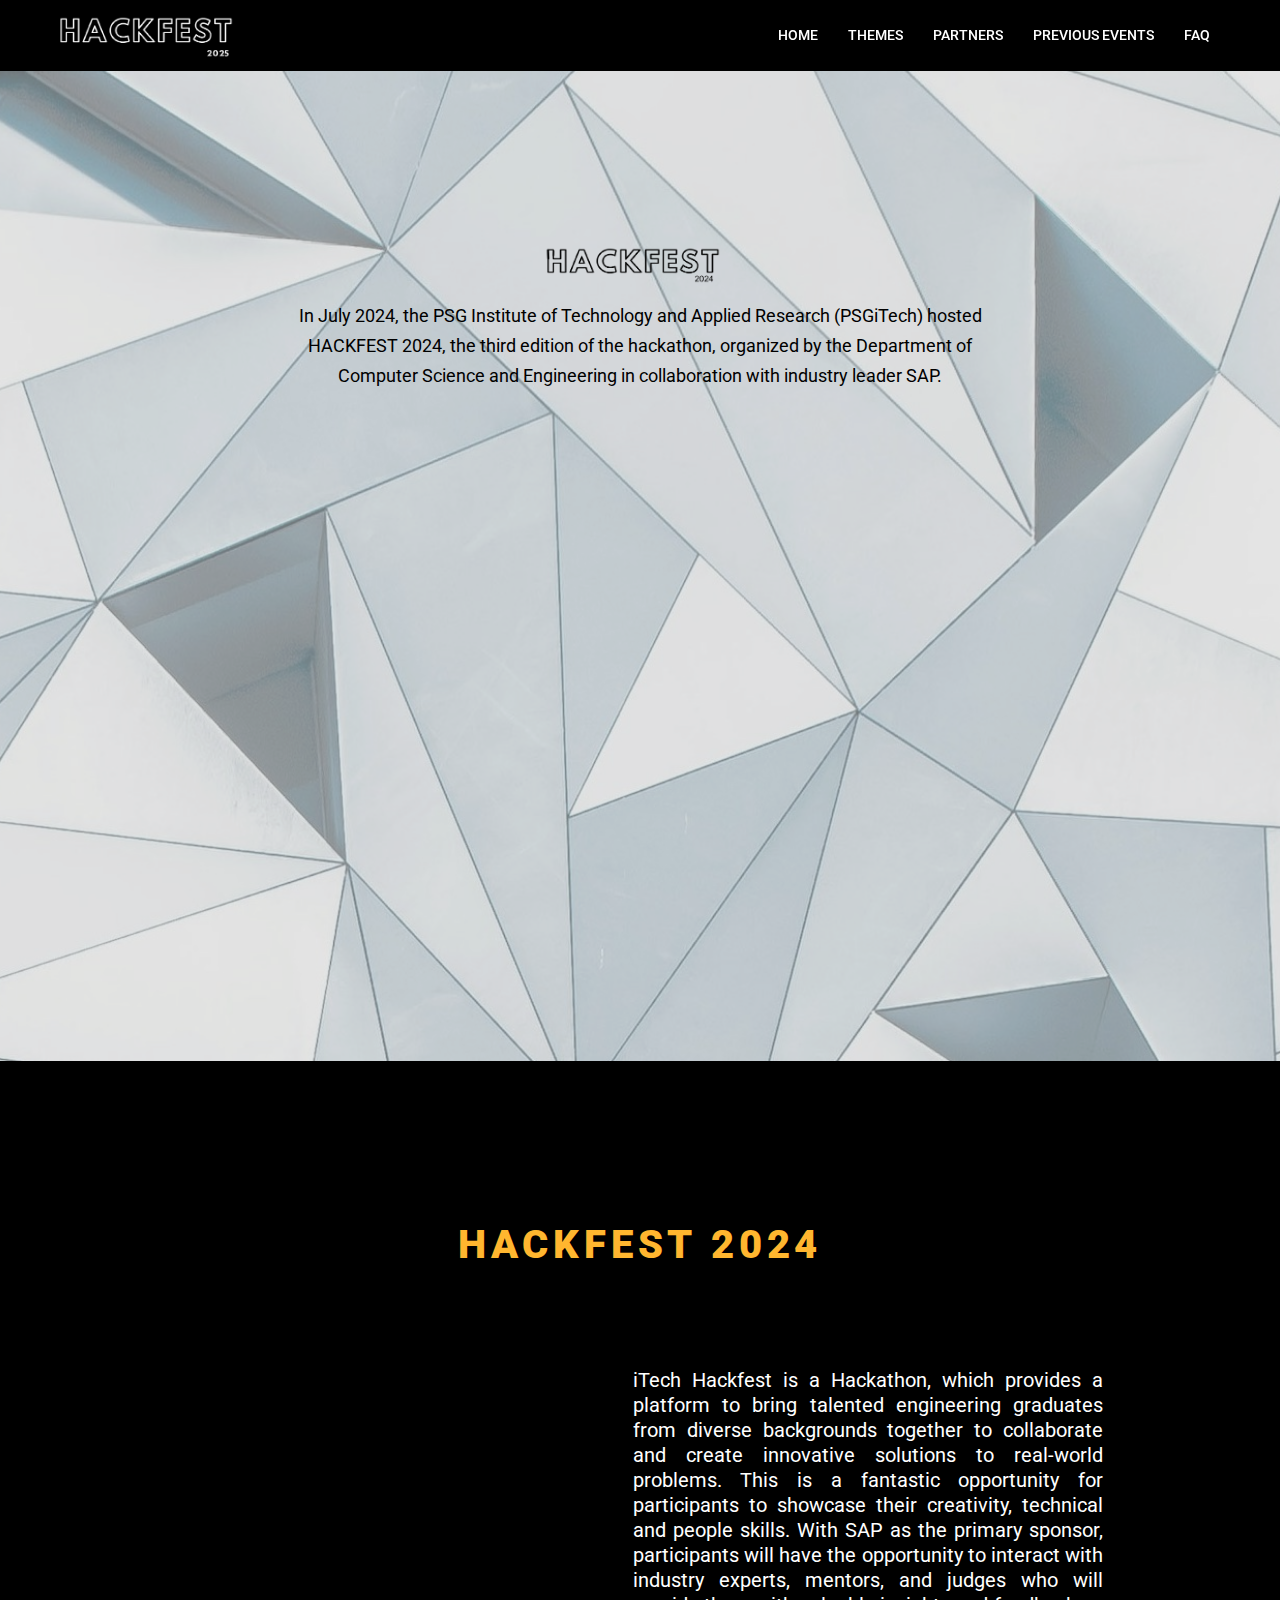
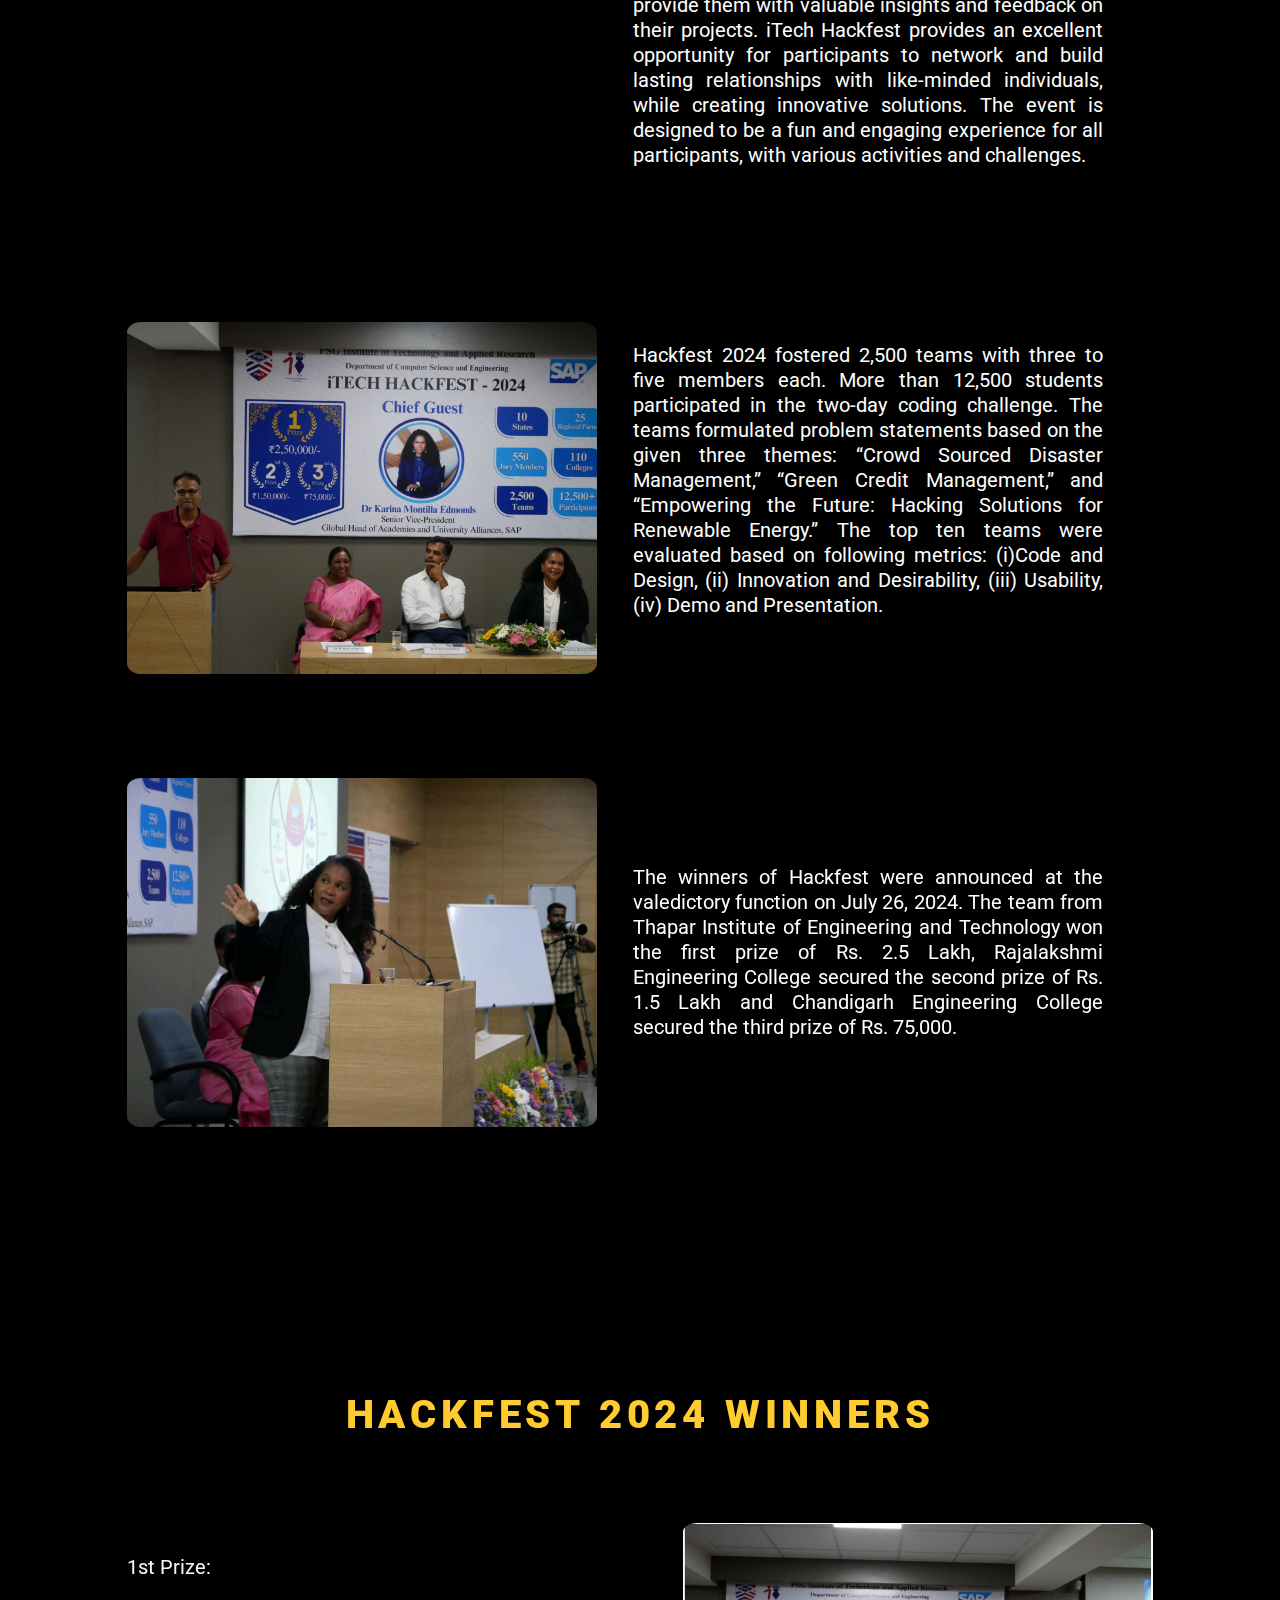
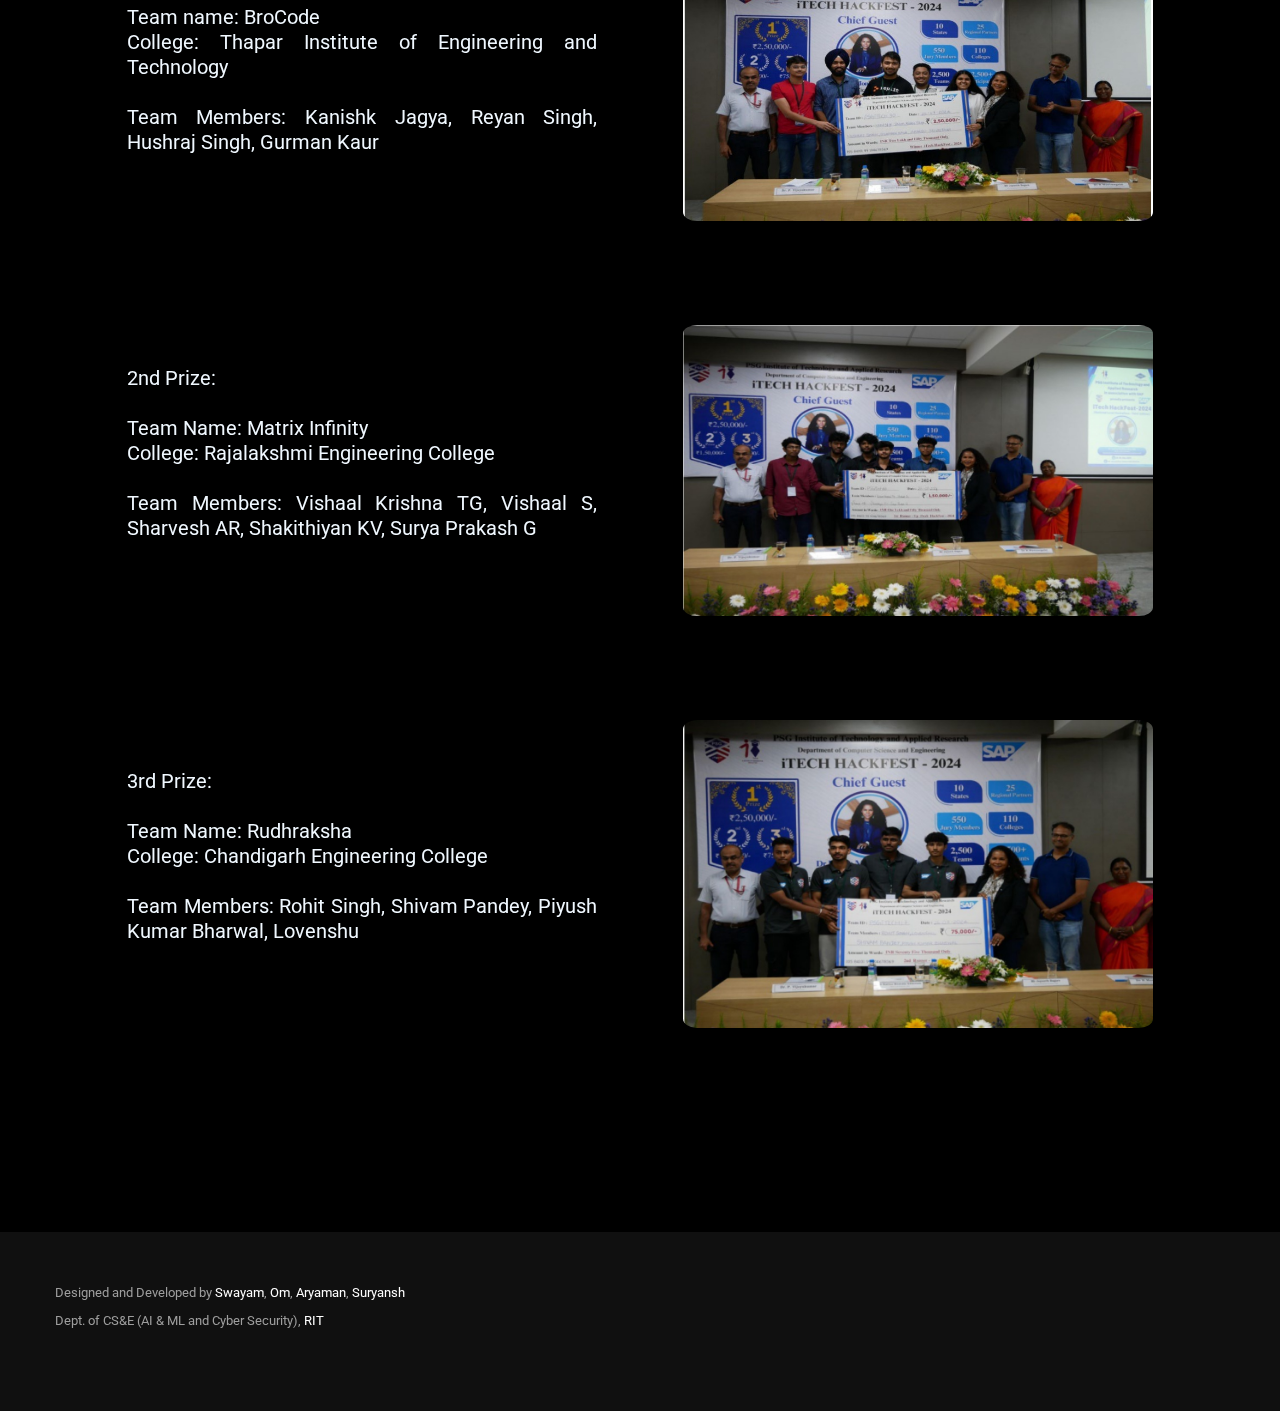
<file: hackfest2024.html>
<!DOCTYPE html>
<html lang="en">
  <head>
    <!-- Required meta tags -->
    <meta charset="utf-8">
    <meta name="viewport" content="width=device-width, initial-scale=1">


    <title>HACKFEST 2024</title>

     <!--Mene kiya hai--><link rel="stylesheet" href="https://cdnjs.cloudflare.com/ajax/libs/font-awesome/4.7.0/css/font-awesome.min.css">
    <!-- Bootstrap CSS -->
    <link rel="stylesheet" type="text/css" href="assets/css/bootstrap.min.css" >
    <!-- Icon -->
    <link rel="stylesheet" type="text/css" href="assets/fonts/line-icons.css">
    <!-- Nivo Lightbox -->
    <link rel="stylesheet" type="text/css" href="assets/css/nivo-lightbox.css" >
    <!-- Animate -->
    <link rel="stylesheet" type="text/css" href="assets/css/animate.css">
    <!-- Main Style -->
    <link rel="stylesheet" type="text/css" href="assets/css/main.css">
    <!-- Responsive Style -->
    <link rel="stylesheet" type="text/css" href="assets/css/responsive.css">
    <link rel="shortcut icon" type="image/jpg" href="assets/img/codecell-logo.png"/>
    <link rel="stylesheet" href="assets/css/submenu.css">
    <link rel="stylesheet" href="assets/css/timeline.css">

  </head>
  <style>
    .faq-list .card-header .btn-link {
      color: black;
    }
    /* General styles */

.container {
    max-width: 1200px; /* Adjust max-width as needed */
    margin: 0 auto; /* Center container */
}

/* Shared styles for prize sections */
.prize {
    margin-bottom: 20px; /* Add some space between sections */
}

.text-center {
    text-align: center;
    background-color: black;
}

/* Specific styles for desktop */
@media (min-width: 769px) {
    .prize {
        display: flex;
        flex-direction: column;
        align-items: center;
    }
    
    .prize .white-bg {
        display: flex;
        flex-direction: row;
        justify-content: space-around;
        align-items: center;
        padding: 20px;
    }
    
    .prize .white-bg > div {
        width: 45%; /* Adjust width as needed */
    }
    
    .prize .white-bg img {
        width: 100%;
        height: auto;
        border-radius: 3%;
    }
}

/* Specific styles for mobile */
@media (max-width: 768px) {
    .prize .white-bg {
        flex-direction: column;
        padding: 10px;
    }
    
    .prize .white-bg > div {
        width: 100%; /* Occupy full width */
        margin-bottom: 20px; /* Add space between elements */
    }
}
.video-container {
        position: relative;
        padding-bottom: 56.25%; /* 16:9 aspect ratio */
        height: 0;
        overflow: hidden;
        max-width: 100%;
    }
    
    .video-container iframe {
        position: absolute;
        top: 0;
        left: 0;
        width: 100%;
        height: 100%;
    }

    @media only screen and (max-width: 768px) {
        .video-container {
            padding-bottom: 62.1875%; /* Adjusted aspect ratio for smaller screens */
        }
        
    }
  </style>

  <body>
    
 <!-- Header Area wrapper Starts -->
 <header id="header-wrap">
  <!-- Navbar Start -->
  <nav class="navbar navbar-expand-lg bg-inverse fixed-top scrolling-navbar">
    <div id="nav-container" class="container">
      <!-- Brand and toggle get grouped for better mobile display -->
      <a href="index.html" class="navbar-brand"><img style="width: 180px;" id="nav-logo" src="assets/Hackfest.png" alt=""></a>       
      <button class="navbar-toggler" type="button" data-toggle="collapse" data-target="#navbarCollapse" aria-controls="navbarCollapse" aria-expanded="false" aria-label="Toggle navigation">
        <i class="lni-menu"></i>
      </button>
      <div class="collapse navbar-collapse" id="navbarCollapse">
        <ul class="navbar-nav mr-auto w-100 justify-content-end">
          
          <li class="nav-item has-menu">
            <!-- <divc class="has-menu"> -->
              <a class="nav-link" href = "index.html">
                Home
              </a>
              <ul class="submenu">
                <li class="nav-item"><a class="nav-link" href="#e">Event Schedule</a></li>
                <li class="nav-item"><a class="nav-link" href="#p">Prize Money</a></li>
                <li class="nav-item"><a class="nav-link" href="#t">Themes</a></li>
                <li class="nav-item"><a class="nav-link" href="#g">Guidelines</a></li>
              </ul>
              
            <!-- </div> -->
            </li>

          <li class="nav-item">
            <!-- <a class="nav-link" href="#about"> -->
            <a class="nav-link" href="about.html">
              Themes
            </a>
          </li>        
          <li class="nav-item">
            <a class="nav-link" href="./partners.html">
              Partners
            </a>
          </li>
        </li>
        <li class="nav-item has-menu">
         <a href="#" class="nav-link">
           Previous Events
         </a>
         <ul class="submenu">
          <li class="nav-item"><a class="nav-link" href="hackfest2022.html">Hackfest 2022</a></li>
          <li class="nav-item"><a class="nav-link" href="hackfest2023.html">Hackfest 2023</a></li>
          <li class="nav-item active"><a class="nav-link" href="hackfest2024.html">Hackfest 2024</a></li>
         </ul>
        </li>
          <li class="nav-item">
            <a class="nav-link" href="./faq.html">
              FAQ
            </a>
          
     
        </ul>
        </div>
    </div>
  </nav>
  <!-- Navbar End -->

  <!-- Hero Area End -->

      <!-- Hero Area Start -->
      <div id="hero-area" class="hero-area-bg">
        <div class="overlay"></div>
        <div class="container">
          <div class="row justify-content-center">
            <div class="col-lg-9 col-sm-12">
              <div class="contents" style="text-align: center;">
                <!-- <div class="icon">
                  <i class="lni-mic"></i>
                </div> -->
                <a href="index.html" class="navbar-brand"><img style="width: 180px;" id="logo-2023" src="assets/hackfest_2024.png" style="width: 180px" alt"="" style="width: 150px;"></a>
                
                <p class="banner-desc" style="color: black;">
                  In July 2024, the PSG Institute of Technology and Applied Research (PSGiTech) hosted HACKFEST 2024, the third edition of the hackathon, organized by the Department of Computer Science and Engineering in collaboration with industry leader SAP.
                </p>
                
                  <img id="hero-image" style="margin-left: auto; margin-right: auto;" src="assets/psg_tech_logo.png" alt="">
                  <img id="hero-image" style="margin-left: auto; margin-right: auto;" src="assets/SAP_logo-3431680366.png" width="180px" height="95px" alt="">
                  <!-- <div class="banner-btn">
                    <a href="#" id="hero-register" class="btn btn-common">Register Now!</a>
                  </div> -->
                <!-- <p class="banner-info">Hackathon begins on 4th March 2024.<br>Last date for registration is </p> -->
              </div>
            </div>
          </div>
        </div>
        
      </div>
      <!-- Hero Area End -->

    </header>
             
    <div class="prize" id="prize2">
      <section class="text-center">
        <section>
          <h1 class="sub-heading diagonal-text orange sub-heading-title" style="font-size: 2.5rem;padding-top: 4em; color: #ffb62f;"><strong>HACKFEST 2024</strong></h1>
        </section>
        <section data-aos="fade-up" data-aos-duration="1500" class="white-bg" style="display: flex;margin: 5%;">

          <div class="mx-auto">
            <div class="container nexa video-container">
               <iframe width="560" height="315" src="https://www.youtube.com/embed/uojH-nlCDB4?si=OAnSFus2jyfrMIKb" title="YouTube video player" frameborder="0" allow="accelerometer; autoplay; clipboard-write; encrypted-media; gyroscope; picture-in-picture; web-share" referrerpolicy="strict-origin-when-cross-origin" allowfullscreen></iframe>
              <br><br>
            </div>
          </div>
          <div class="mx-auto">
            <div class="container nexa" style="margin-top: 3%; margin-left: -10%;  text-align:justify;">
              <p class="black" style="font-size: 20px;">
                iTech Hackfest is a Hackathon, which provides a platform to bring talented engineering graduates from diverse backgrounds together to collaborate and create innovative solutions to real-world problems. This is a fantastic opportunity for participants to showcase their creativity, technical and people skills. With SAP as the primary sponsor, participants will have the opportunity to interact with industry experts, mentors, and judges who will provide them with valuable insights and feedback on their projects. iTech Hackfest provides an excellent opportunity for participants to network and build lasting relationships with like-minded individuals, while creating innovative solutions. The event is designed to be a fun and engaging experience for all participants, with various activities and challenges.

              </p>
              <br><br>
            </div>
          </div>
        </section>
        
      
        <section data-aos="fade-up" data-aos-duration="1500" class="white-bg" style="display: flex;margin:5%;">
          <div class="mx-auto">
            <div class="container nexa">
              <img src="assets/img/previous_events/2024/1.jpeg" width="80%" height="100%" style="border-radius: 3%;">
            </div>
          </div>
          <div class="mx-auto">
            <div class="container nexa" style="margin-top: 3%; margin-left: -10%;  text-align: justify;">
              <p class="black" style="font-size: 20px;">
                Hackfest 2024 fostered 2,500 teams with three to five members each. More than 12,500 students participated in the two-day coding challenge. The teams formulated problem statements based on the given three themes: “Crowd Sourced Disaster Management,” “Green Credit Management,” and “Empowering the Future: Hacking Solutions for Renewable Energy.” The top ten teams were evaluated based on following metrics: (i)Code and Design, (ii) Innovation and Desirability, (iii) Usability, (iv) Demo and Presentation.
            </p>
              <br><br>
            </div>
          </div>
         
        </section>

        <section data-aos="fade-up" data-aos-duration="1500" class="white-bg" style="display: flex;margin:5%;">
          <div class="mx-auto">
            <div class="container nexa">
              <img src="assets/img/previous_events/2024/2.jpeg" width="100%" height="80%" style="border-radius: 3%;">
            </div>
          </div>
          <div class="mx-auto">
            <div class="container nexa" style="margin-top: 10%; margin-left: -10%; text-align: justify;">
              <p class="black" style="font-size: 20px;">
                The winners of Hackfest were announced at the valedictory function on July 26, 2024. The team from Thapar Institute of Engineering and Technology  won the first prize of Rs. 2.5 Lakh, Rajalakshmi Engineering College secured the second prize of Rs. 1.5 Lakh and Chandigarh Engineering College secured the third prize of Rs. 75,000.
            </p>
              <br><br>
            </div>
          </div>
        </section>

      </div>
      <div class="prize" id="prize2" style="background-color: #1324588c;">
        <section class="text-center">
          <section>
            <h1 class="sub-heading diagonal-text orange sub-heading-title" style="font-size: 2.5rem;padding-top: 4em; color: #ffcb2f;"><strong>HACKFEST 2024 WINNERS</strong></h1>
          </section>
          <section data-aos="fade-up" data-aos-duration="1500" class="white-bg" style="display: flex;margin:5%;">
            <div class="mx-auto">
              <div class="container nexa" style="margin-top: 3%;  text-align: justify;">
                <p class="black" style="font-size: 20px;">
                  <ul style="font-size: 20px; color: aliceblue;">
                    <li>1st Prize:</li>
                    <br />
                    <li>Team name: BroCode</li>
                    <li>College: Thapar Institute of Engineering and Technology </li>
                    <br />
                    <li>Team Members: Kanishk Jagya, Reyan Singh, Hushraj Singh, Gurman Kaur</li>
                    </ul>

                </p>
                <br><br>
              </div>
            </div>
            <div class="mx-auto">
              <div class="container nexa">
                <img src="assets/img/previous_events/2024/3.jpeg" width="80%" height="100%" style="border-radius: 3%;">
              </div>
            </div>
          </section>
          <section data-aos="fade-up" data-aos-duration="1500" class="white-bg" style="display: flex;margin: 5%;">
            <div class="mx-auto">
              <div class="container nexa" style="margin-top: 3%;  text-align: justify;">
                <p class="black" style="font-size: 20px;">
                  <ul style="font-size: 20px; color: aliceblue;">
                    <li>2nd Prize:</li>
                    <br />
                    <li>Team Name: Matrix Infinity </li>
                    <li>College: Rajalakshmi Engineering College </li>
                    <br />
                    <li>Team Members: Vishaal Krishna TG, Vishaal S, Sharvesh AR, Shakithiyan KV, Surya Prakash G</li>
                  </ul>
                </p>
                <br><br>
              </div>
            </div>
            <div class="mx-auto">
              <div class="container nexa">
                <img src="assets/img/previous_events/2024/4.jpeg" width="80%" height="100%" style="border-radius: 3%;">
              </div>
            </div>
          </section>
          <section data-aos="fade-up" data-aos-duration="1500" class="white-bg" style="display: flex;margin:5%;">
            <div class="mx-auto">
              <div class="container nexa" style="margin-top: 3%;  text-align: justify;">
                <p class="black" style="font-size: 20px;">
                  <ul style="font-size: 20px; color: aliceblue;">
                    <li>3rd Prize:</li>
                    <br />
                    <li>Team Name: Rudhraksha</li>
                    <li>College: Chandigarh Engineering College </li>
                    <br />
                    <li>Team Members: Rohit Singh, Shivam Pandey, Piyush Kumar Bharwal, Lovenshu</li>
                  </ul>
                </p>
                <br><br>
              </div>
            </div>
            <div class="mx-auto">
              <div class="container nexa">
                <img src="assets/img/previous_events/2024/5.jpeg" width="80%" height="100%" style="border-radius: 3%;">
              </div>
            </div>
          </section>
        </section>
      </div>
    </div>
        </div>

        <br><br><br><br>
        <footer style="background-color: rgba(20, 20, 20, 0.786);">
                      <div class="container">
                        <div class="row justify-content-left" >
                            <div class="col-lg-8 col-md-12 col-xs-12">
                          
                            <div class="site-info">
                              <p align="left">Designed and Developed by 
                                <a href="https://swayamrao.me/" rel="nofollow">Swayam</a>,
                                <a href="https://www.linkedin.com/in/om-patil-789aa2247/" rel="nofollow">Om</a>,
                                <a href="https://www.linkedin.com/in/aryaman-prakash-323390259/" rel="nofollow">Aryaman</a>,
                                <a href="https://suryansh.one" rel="nofollow">Suryansh</a>
                              </p>
                              <p align="left">Dept. of CS&E (AI & ML and Cyber Security), <a href="https://www.msrit.edu/">RIT</a></p>
                            </div>
                          </div>
                        </div>
                      </div>
                    </footer>

                    <script>
                      // Set the date we're counting down to
                      var countDownDate = new Date("Mar 9, 2024 23:59:59").getTime();
                      
                      // Update the count down every 1 second
                      var x = setInterval(function() {
                      
                        // Get today's date and time
                        var now = new Date().getTime();
                      
                        // Find the distance between now and the count down date
                        var distance = countDownDate - now;
                      
                        // Time calculations for days, hours, minutes and seconds
                        var days = Math.floor(distance / (1000 * 60 * 60 * 24));
                        var hours = Math.floor((distance % (1000 * 60 * 60 * 24)) / (1000 * 60 * 60));
                        var minutes = Math.floor((distance % (1000 * 60 * 60)) / (1000 * 60));
                        var seconds = Math.floor((distance % (1000 * 60)) / 1000);
                      
                        // Display the result in the element with id="demo"
                        document.getElementById("count-days").innerHTML = ('0' + days).substr(-2) ;
                        document.getElementById("count-hours").innerHTML = ('0' + hours).substr(-2) ;
                        document.getElementById("count-mins").innerHTML = ('0' + minutes).substr(-2) ;
                        document.getElementById("count-sec").innerHTML = ('0' + seconds).substr(-2) ;
                      
                        /* If the count down is finished, write some text
                        if (distance < 10000) {
                          clearInterval(x);
                          document.getElementById("clock").innerHTML = "EXPIRED";
                        }*/
                      }, 1000);
                      </script>

                    <!-- Go to Top Link 
                    <a href="#" class="back-to-top">
                    	<i class="lni-chevron-up"></i>
                    </a> -->

                    <!-- jQuery first, then Popper.js, then Bootstrap JS -->
                    <script src="assets/js/jquery-min.js"></script>
                    <script src="assets/js/popper.min.js"></script>
                    <script src="assets/js/bootstrap.min.js"></script>
                    <script src="assets/js/jquery.countdown.min.js"></script>
                    <script src="assets/js/waypoints.min.js"></script>
                    <script src="assets/js/jquery.counterup.min.js"></script>
                    <script src="assets/js/jquery.nav.js"></script>
                    <script src="assets/js/jquery.easing.min.js"></script>
                    <script src="assets/js/wow.js"></script>
                    <script src="assets/js/nivo-lightbox.js"></script>
                    <script src="assets/js/video.js"></script>
                    <script src="assets/js/main.js"></script>      
                    <script src="https://code.jquery.com/jquery-3.5.1.slim.min.js"></script>
<!-- Google tag (gtag.js) -->
<script async src="https://www.googletagmanager.com/gtag/js?id=G-53G2KQPBY4"></script>
<script>
  window.dataLayer = window.dataLayer || [];
  function gtag(){dataLayer.push(arguments);}
  gtag('js', new Date());

  gtag('config', 'G-53G2KQPBY4');
</script>

                  </body>
                </html>
</file>
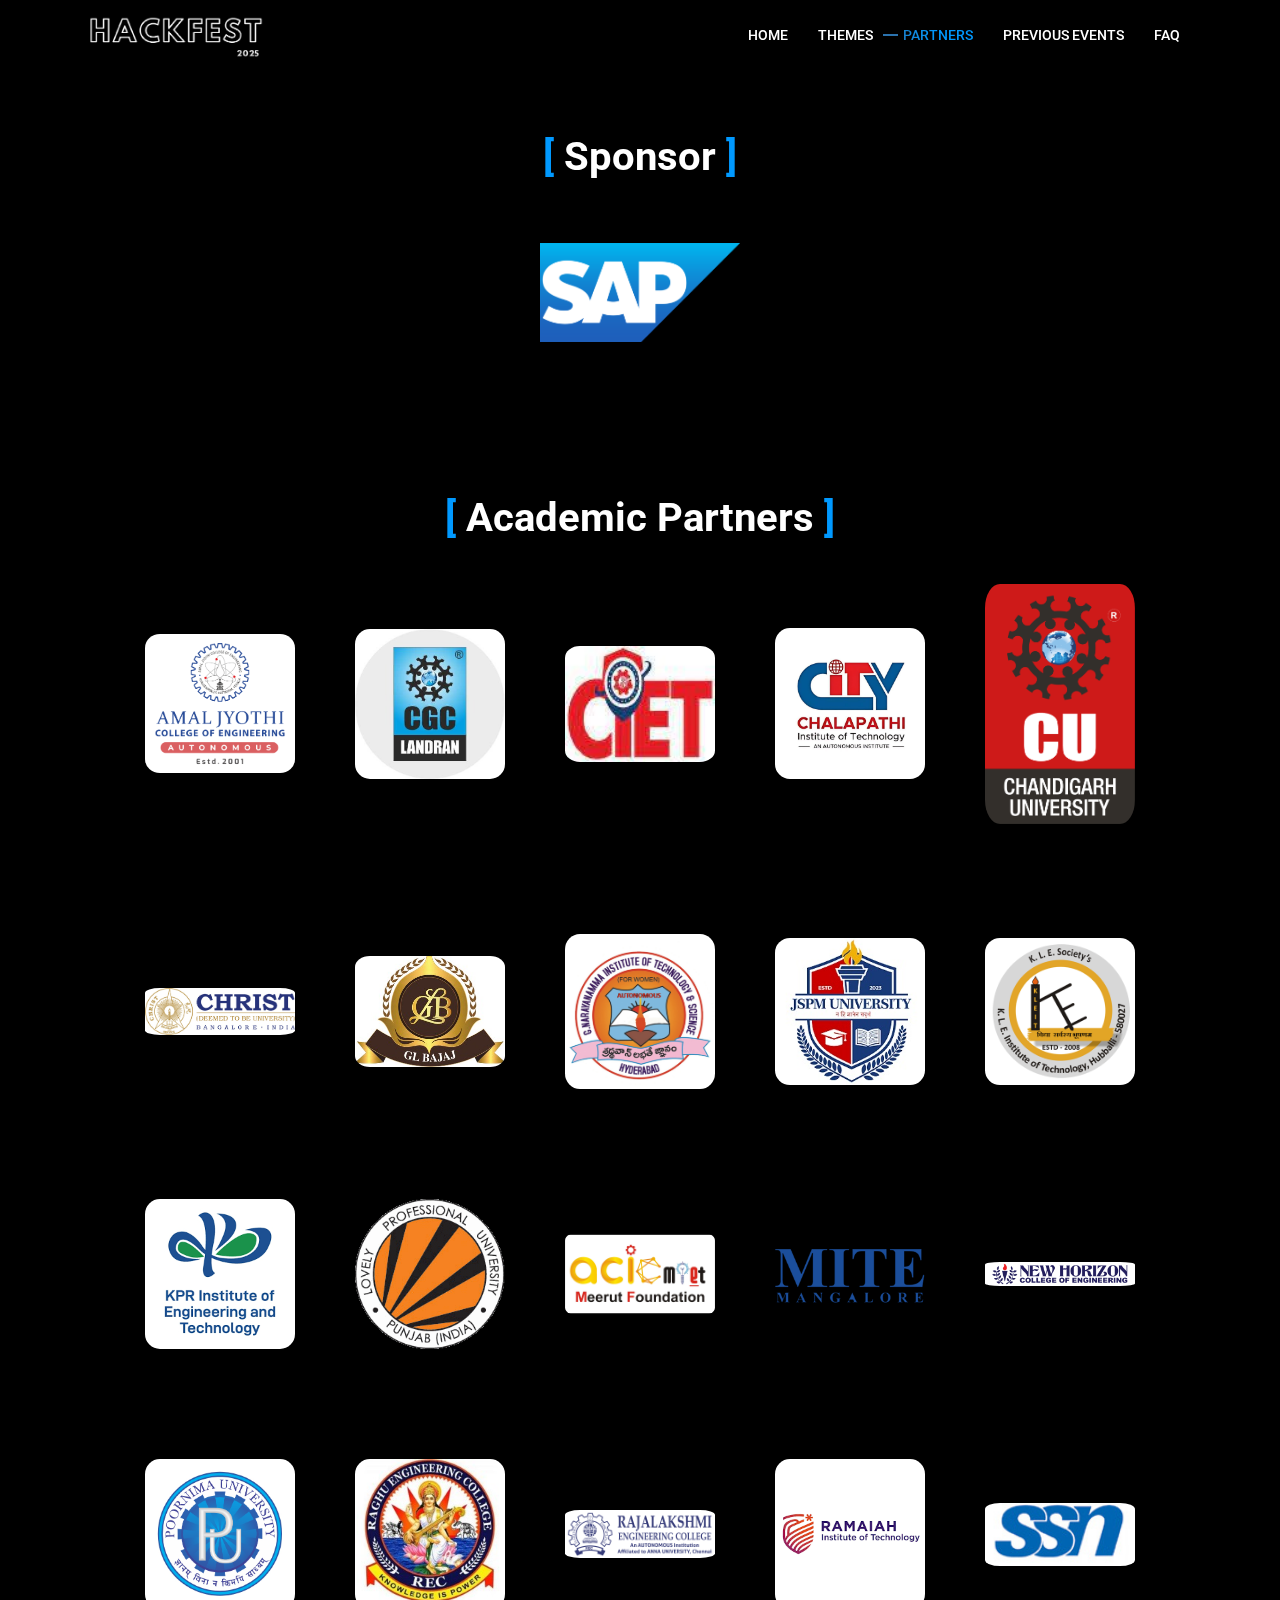
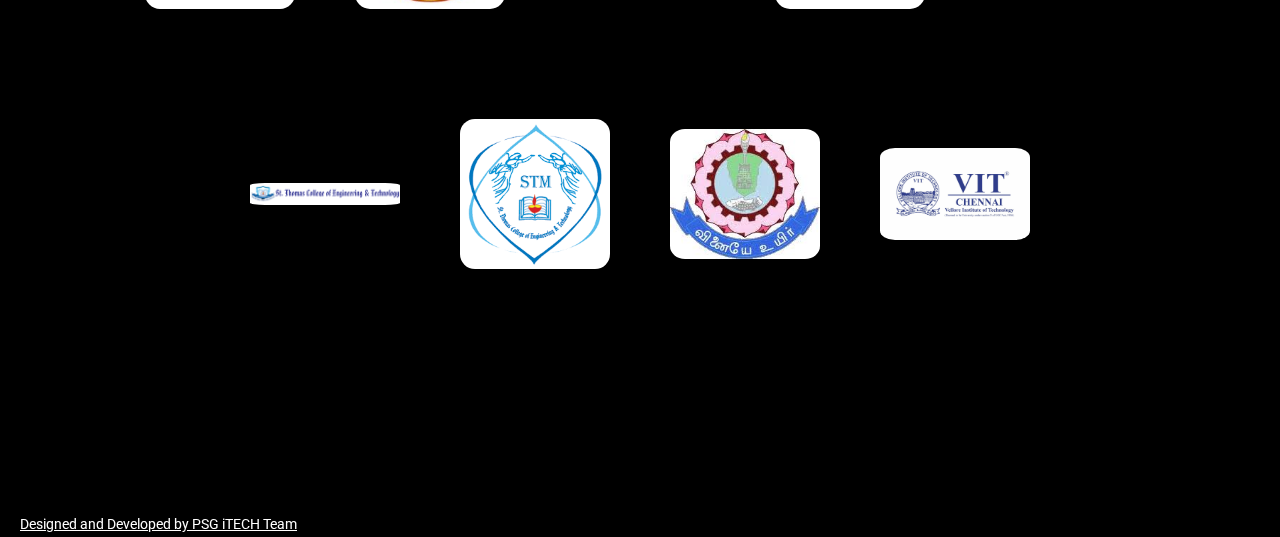
<file: partners.html>
<!DOCTYPE html>
<html lang="en">
  <head>
    <!-- Required meta tags -->
    <meta charset="utf-8">
    <meta name="viewport" content="width=device-width, initial-scale=1, shrink-to-fit=no">

    <title>Hackfest Partners</title>

     <!--Mene kiya hai--><link rel="stylesheet" href="https://cdnjs.cloudflare.com/ajax/libs/font-awesome/4.7.0/css/font-awesome.min.css">
    <!-- Bootstrap CSS -->
    <link rel="stylesheet" type="text/css" href="assets/css/bootstrap.min.css" >
    <!-- Icon -->
    <link rel="stylesheet" type="text/css" href="assets/fonts/line-icons.css">
    <!-- Nivo Lightbox -->
    <link rel="stylesheet" type="text/css" href="assets/css/nivo-lightbox.css" >
    <!-- Animate -->
    <link rel="stylesheet" type="text/css" href="assets/css/animate.css">
    <!-- Main Style -->
    <link rel="stylesheet" type="text/css" href="assets/css/main.css">
    <!-- Responsive Style -->
    <link rel="stylesheet" type="text/css" href="assets/css/responsive.css">
    <link rel="shortcut icon" type="image/jpg" href="assets/img/codecell-logo.png"/>
    <link rel="stylesheet" href="assets/css/submenu.css">
    <link rel="stylesheet" href="assets/css/timeline.css">

  </head>
  <style>
    .faq-list .card-header .btn-link {
      color: black;
    }
  </style>

  <body>

    <!-- Header Area wrapper Starts -->
    <header id="header-wrap">
      <!-- Navbar Start -->
      <nav class="navbar navbar-expand-lg bg-inverse fixed-top scrolling-navbar">
        <div id="nav-container" class="container">
          <!-- Brand and toggle get grouped for better mobile display -->
          <a href="index.html" class="navbar-brand"><img style="width: 180px;" id="nav-logo" src="assets/Hackfest.png" alt=""></a>       
          <button class="navbar-toggler" type="button" data-toggle="collapse" data-target="#navbarCollapse" aria-controls="navbarCollapse" aria-expanded="false" aria-label="Toggle navigation">
            <i class="lni-menu"></i>
          </button>
          <div class="collapse navbar-collapse" id="navbarCollapse">
            <ul class="navbar-nav mr-auto w-100 justify-content-end">
              
              <li class="nav-item has-menu">
                <!-- <divc class="has-menu"> -->
                  <a class="nav-link"href = "index.html">
                    Home
                  </a>
                  <ul class="submenu">
                    <li class="nav-item"><a class="nav-link" href="#e">Event Schedule</a></li>
                    <li class="nav-item"><a class="nav-link" href="#p">Prize Money</a></li>
                    <li class="nav-item"><a class="nav-link" href="#t">Themes</a></li>
                    <li class="nav-item"><a class="nav-link" href="#g">Guidelines</a></li>
                  </ul>
                  
                <!-- </div> -->
                </li>

              <li class="nav-item">
                <!-- <a class="nav-link" href="#about"> -->
                <a class="nav-link" href="about.html">
                  Themes
                </a>
              </li>        
              <li class="nav-item active">
                <a class="nav-link" href="./partners.html">
                  Partners
                </a>
              </li>
            </li>
            <li class="nav-item has-menu">
             <a href="#" class="nav-link">
               Previous Events
             </a>
             <ul class="submenu">
              <li class="nav-item"><a class="nav-link" href="hackfest2022.html">Hackfest 2022</a></li>
              <li class="nav-item"><a class="nav-link" href="hackfest2023.html">Hackfest 2023</a></li>
              <li class="nav-item"><a class="nav-link" href="hackfest2024.html">Hackfest 2024</a></li>
             </ul>
            </li>
              <li class="nav-item">
                <a class="nav-link" href="./faq.html">
                  FAQ
                </a>
              
         
            </ul>
            </div>
        </div>
      </nav>
      <!-- Navbar End -->


    

    <!-- Business Partners Section Start -->
    <section id="business-partners" class="section-padding">
        <div class="container">
            <div class="row">
                <div class="col-12">
                    <div class="section-title-header text-center">
                        <h2 id="business-partners-heading" class="section-title wow fadeInUp" data-wow-delay="0.2s">Sponsor</h2>
                    </div>
                </div>
            </div>
            <br><br>
            <div class="row mb-30 text-center justify-content-center wow fadeInDown" data-wow-delay="0.3s">
                <div class="col-lg-10 justify-content-center">
                    <div class="sponsors-logo text-center justify-content-center">
                        <div class="row justify-content-center">
                            
                                <a href="https://www.sap.com/india/index.html">
                                  <img src="assets/img/Partners/corporate/SAP_R_grad_scrn.png" alt="" style="width: 200px">
                                </a>
                            
                            
                            <!-- Add more business partners here -->
                            <!-- Repeat the above two lines for each business partner -->
                        </div>
                    </div><!-- business partners logo end-->
                </div>
            </div>
        </div>
    </section>
    <!-- Business Partners Section End -->

    <!-- Academic Partners Section Start -->
    <section id="academic-partners" class="section-padding text-center">
      <div class="container justify-content-center">
        <div class="row justify-content-center">
          <div class="col-12 justify-content-center">
            <div class="section-title-header text-center justify-content-center">
              <h2 id="academic-partners-heading" class="section-title wow fadeInUp" data-wow-delay="0.2s">Academic Partners</h2>
          <div class="sponsors-logo justify-content-center">
            <div class="row justify-content-center">
              <div class="logo-container">
                <a href="https://www.ajce.in/"><img class="logo" src="assets/img/Partners/academic/amal jyothi - kottayam.jpg" alt="" style="background-color: white;"></a>
              </div>
              <div class="logo-container">
                <a href="https://www.cgc.ac.in/"><img class="logo" src="assets/img/Partners/academic/cgc - chandigarh.jpeg" alt=""></a>
              </div> 
              
              <div class="logo-container">
                <a href="https://chalapathiengg.ac.in/"><img class="logo" src="assets/img/Partners/academic/Chalapathy Institute of Engg & Tech - Guntur.jpg" alt=""></a>
              </div>
              <div class="logo-container">
                <a href="https://city.ac.in/"><img class="logo" src="assets/img/Partners/academic/Chalapathy Institute of Tech - Guntur.jpg" alt=""></a>
              </div>
              <div class="logo-container">
                <a href="https://www.cuchd.in/"><img class="logo" src="assets/img/Partners/academic/Chandigarh Uni.png" alt=""></a>
              </div>
              <div class="logo-container">
                <a href="https://christuniversity.in/"><img class="logo" src="assets/img/Partners/academic/Christ-Bangalore.jpg" alt=""></a>
              </div>
              <div class="logo-container">
                <a href="https://www.glbitm.org/"><img class="logo" src="assets/img/Partners/academic/GL Bajaj ITM - NCR.jpeg" alt=""></a>
              </div>
              <div class="logo-container">
                <a href="https://www.gnits.ac.in/"><img class="logo" src="assets/img/Partners/academic/GNIT.jpeg" alt=""></a>
              </div>
              <div class="logo-container">
                <a href="https://jspm.edu.in/"><img class="logo" src="assets/img/Partners/academic/JSPM - Pune.jpeg" alt=""></a>
              </div>
              <div class="logo-container">
                <a href="https://kleit.ac.in/"><img class="logo" src="assets/img/Partners/academic/KLE Institute_Hubbali.png" alt="" style="background-color: white;"></a>
              </div>
      
         <div class="logo-container">
        <a href="https://www.kpriet.ac.in/"><img class="logo" src="assets/img/Partners/academic/KPR-Coimbatore.png" alt=""></a>
      </div>
      <div class="logo-container">
        <a href="https://www.lpu.in/"><img class="logo" src="assets/img/Partners/academic/lpu - punjab.png" alt=""></a>
      </div>   
       <div class="logo-container">
         <a href="https://miet.ac.in/"><img class="logo" src="assets/img/Partners/academic/MIET - Meerut.jpg" alt=""></a>
        </div>
       <div class="logo-container">
         <a href="https://mite.ac.in/"><img class="logo" src="assets/img/Partners/academic/MITE Mangalore.png" alt=""></a>
        </div>
        <div class="logo-container" >
          <a href="https://newhorizoncollegeofengineering.in/"><img class="logo" style="background-color: white;" src="assets/img/Partners/academic/New Horizon college of engineering, Bangalore.png" alt=""></a>
        </div>
        <!-- <div class="logo-container">
          <a href="https://www.nmit.ac.in/"><img class="logo" src="assets/img/Partners/academic/NITTE_Bangalore.png" alt="" style="background-color: white;"></a>
        </div> -->
        <div class="logo-container">
          <a href="https://www.poornima.org/"><img class="logo" src="assets/img/Partners/academic/Poornima College of Engg - Jaipur.jpg" alt=""></a>
        </div>
        <div class="logo-container">
          <a href="https://www.raghuenggcollege.com/"><img class="logo" src="assets/img/Partners/academic/Raghu Engg College - Vizag.jpeg" alt=""></a>
        </div>
        <div class="logo-container">
          <a href="https://rajalakshmi.org/"><img class="logo" style="background-color: white;" src="assets/img/Partners/academic/Rajalakshmi Engineering College, Chennai.png" alt=""></a>
        </div>
        <div class="logo-container">
          <a href="https://www.msrit.edu/"><img class="logo" src="assets/img/Partners/academic/RIT-Bangalore.png" alt=""></a>
        </div>
        
        <div class="logo-container">
          <a href="https://www.ssn.edu.in/"><img class="logo" src="assets/img/Partners/academic/SSN_Chennai.jpeg" alt=""></a>
        </div>
        <div class="logo-container">
          <a href="https://www.stthomascollege.ac.in/"><img style="background-color: white;" class="logo" src="assets/img/Partners/academic/St Thomas College Engineering Chengannur.png" alt=""></a>
        </div>
        <div class="logo-container">
          <a href="https://www.stthomaskannur.ac.in/stm2/home"><img class="logo" src="assets/img/Partners/academic/STM-Kannur.png" alt=""></a>
        </div>
        <div class="logo-container">
          <a href="https://www.tce.edu/"><img class="logo" src="assets/img/Partners/academic/TCE Madurai.jpeg" alt=""></a>
        </div>
        <div class="logo-container">
          <a href="https://chennai.vit.ac.in/"><img class="logo" src="assets/img/Partners/academic/VIT-Chennai.jpeg" alt=""></a>
        </div>

              <!-- Repeat the structure for other images -->
            </div>
          </div>
        </div>
      </div>
      

                <!-- Add more academic partners here -->
                <!-- Repeat the above two lines for each academic partner -->
              </div>
            </div><!-- academic partners logo end-->
          </div>
        </div>
      </div>
    </section>
    <!-- Academic Partners Section End -->

                    <!-- Contact text Start 
                    <section id="contact-text">
                      <div class="container">
                        <div class="row contact-wrapper">
                          <div class="col-lg-4 col-md-5 col-xs-12">
                            <ul>
                              <a href="https://goo.gl/maps/QpoY6shbi39d2fW87">
                                <li>
                                  <i class="lni-home"></i>
                                </li>
                                <li><span>Location</li>
                              </a>
                            </ul>
                          </div>
                          <div class="col-lg-4 col-md-3 col-xs-12">
                            <ul>
                              <a href="tel:+91-99876-63816">
                                <li>
                                  <i class="lni-phone"></i>
                                </li>
                                <li><span>Vilasini V</span></li>
                              </a>
                            </ul>
                          </div>
                          <div class="col-lg-4 col-md-3 col-xs-12">
                            <ul>
                              <a href="mailto:tseccodecell@gmail.com">
                                <li>
                                  <i class="lni-envelope"></i>
                                </li>
                                <li><span>vilasini@psgitech.ac.in</span></li>
                              </a>
                            </ul>
                          </div>
                        </div>
                      </div>
                    </section>
                     Contact text End -->
<br><br><br><br>
<footer class="text-center text-white py-3" style="background-color: rgba(28, 28, 28, 0.95);">
  <div style="display: flex; justify-content: space-between; align-items: center; max-width: 1200px; padding: 0 20px;">
      <!-- Developer Info -->
      <div style="text-align: left; position: relative; flex: 1 1 100%;">
          <p class="mb-0 hover-box">
              <span class="tooltip-trigger">
                  Designed and Developed by PSG iTECH Team
                  <span class="tooltip-text">
                      <strong>Developer Team:</strong><br>
                      1. <a href="https://www.linkedin.com/in/keerthi-vijaibabu-6b35802aa/" target="_blank" class="text-white">Keerthi V - Lead</a><br>
                      2. <a href="https://www.linkedin.com/in/madhu-subhiksha-87499b282/" target="_blank" class="text-white">Madhu Subhiksha M.R</a><br>
                      3. <a href="https://www.linkedin.com/in/rithanya-saravanan-8aa976289" target="_blank" class="text-white">Rithanya S</a><br>
                      4. <a href="http://linkedin.com/in/nijapriya" target="_blank" class="text-white">Nija Priya S</a><br><br>
                      
                      <strong>Data Collection Team:</strong><br>
                      1. <a href="https://www.linkedin.com/in/mythryee-arumugam-8290672b7" target="_blank" class="text-white">Mythryee A - Lead</a><br>
                      2. <a href="https://www.linkedin.com/in/loohetha-p-7930b9298" target="_blank" class="text-white">Loohetha P</a><br>
                      3. <a href="https://www.linkedin.com/in/santhiya-vasudevan" target="_blank" class="text-white">Santhiya V</a><br>
                      4. <a href="https://www.linkedin.com/in/sandra-muralidharan-399bb032b" target="_blank" class="text-white">Sandra M</a>
                  </span>
              </span>
          </p>
      </div>
  </div>
</footer>

                    <script>
                      // Set the date we're counting down to
                      var countDownDate = new Date("Mar 9, 2024 23:59:59").getTime();
                      
                      // Update the count down every 1 second
                      var x = setInterval(function() {
                      
                        // Get today's date and time
                        var now = new Date().getTime();
                      
                        // Find the distance between now and the count down date
                        var distance = countDownDate - now;
                      
                        // Time calculations for days, hours, minutes and seconds
                        var days = Math.floor(distance / (1000 * 60 * 60 * 24));
                        var hours = Math.floor((distance % (1000 * 60 * 60 * 24)) / (1000 * 60 * 60));
                        var minutes = Math.floor((distance % (1000 * 60 * 60)) / (1000 * 60));
                        var seconds = Math.floor((distance % (1000 * 60)) / 1000);
                      
                        // Display the result in the element with id="demo"
                        document.getElementById("count-days").innerHTML = ('0' + days).substr(-2) ;
                        document.getElementById("count-hours").innerHTML = ('0' + hours).substr(-2) ;
                        document.getElementById("count-mins").innerHTML = ('0' + minutes).substr(-2) ;
                        document.getElementById("count-sec").innerHTML = ('0' + seconds).substr(-2) ;
                      
                        /* If the count down is finished, write some text
                        if (distance < 10000) {
                          clearInterval(x);
                          document.getElementById("clock").innerHTML = "EXPIRED";
                        }*/
                      }, 1000);
                      </script>

                    <!-- Go to Top Link 
                    <a href="#" class="back-to-top">
                    	<i class="lni-chevron-up"></i>
                    </a>-->

                    <!-- jQuery first, then Popper.js, then Bootstrap JS -->
                    <script src="assets/js/jquery-min.js"></script>
                    <script src="assets/js/popper.min.js"></script>
                    <script src="assets/js/bootstrap.min.js"></script>
                    <script src="assets/js/jquery.countdown.min.js"></script>
                    <script src="assets/js/waypoints.min.js"></script>
                    <script src="assets/js/jquery.counterup.min.js"></script>
                    <script src="assets/js/jquery.nav.js"></script>
                    <script src="assets/js/jquery.easing.min.js"></script>
                    <script src="assets/js/wow.js"></script>
                    <script src="assets/js/nivo-lightbox.js"></script>
                    <script src="assets/js/video.js"></script>
                    <script src="assets/js/main.js"></script>      
                    <script src="https://code.jquery.com/jquery-3.5.1.slim.min.js"></script>
<!-- Google tag (gtag.js) -->
<script async src="https://www.googletagmanager.com/gtag/js?id=G-53G2KQPBY4"></script>
<script>
  window.dataLayer = window.dataLayer || [];
  function gtag(){dataLayer.push(arguments);}
  gtag('js', new Date());

  gtag('config', 'G-53G2KQPBY4');
</script>

                  </body>
                </html>
</file>
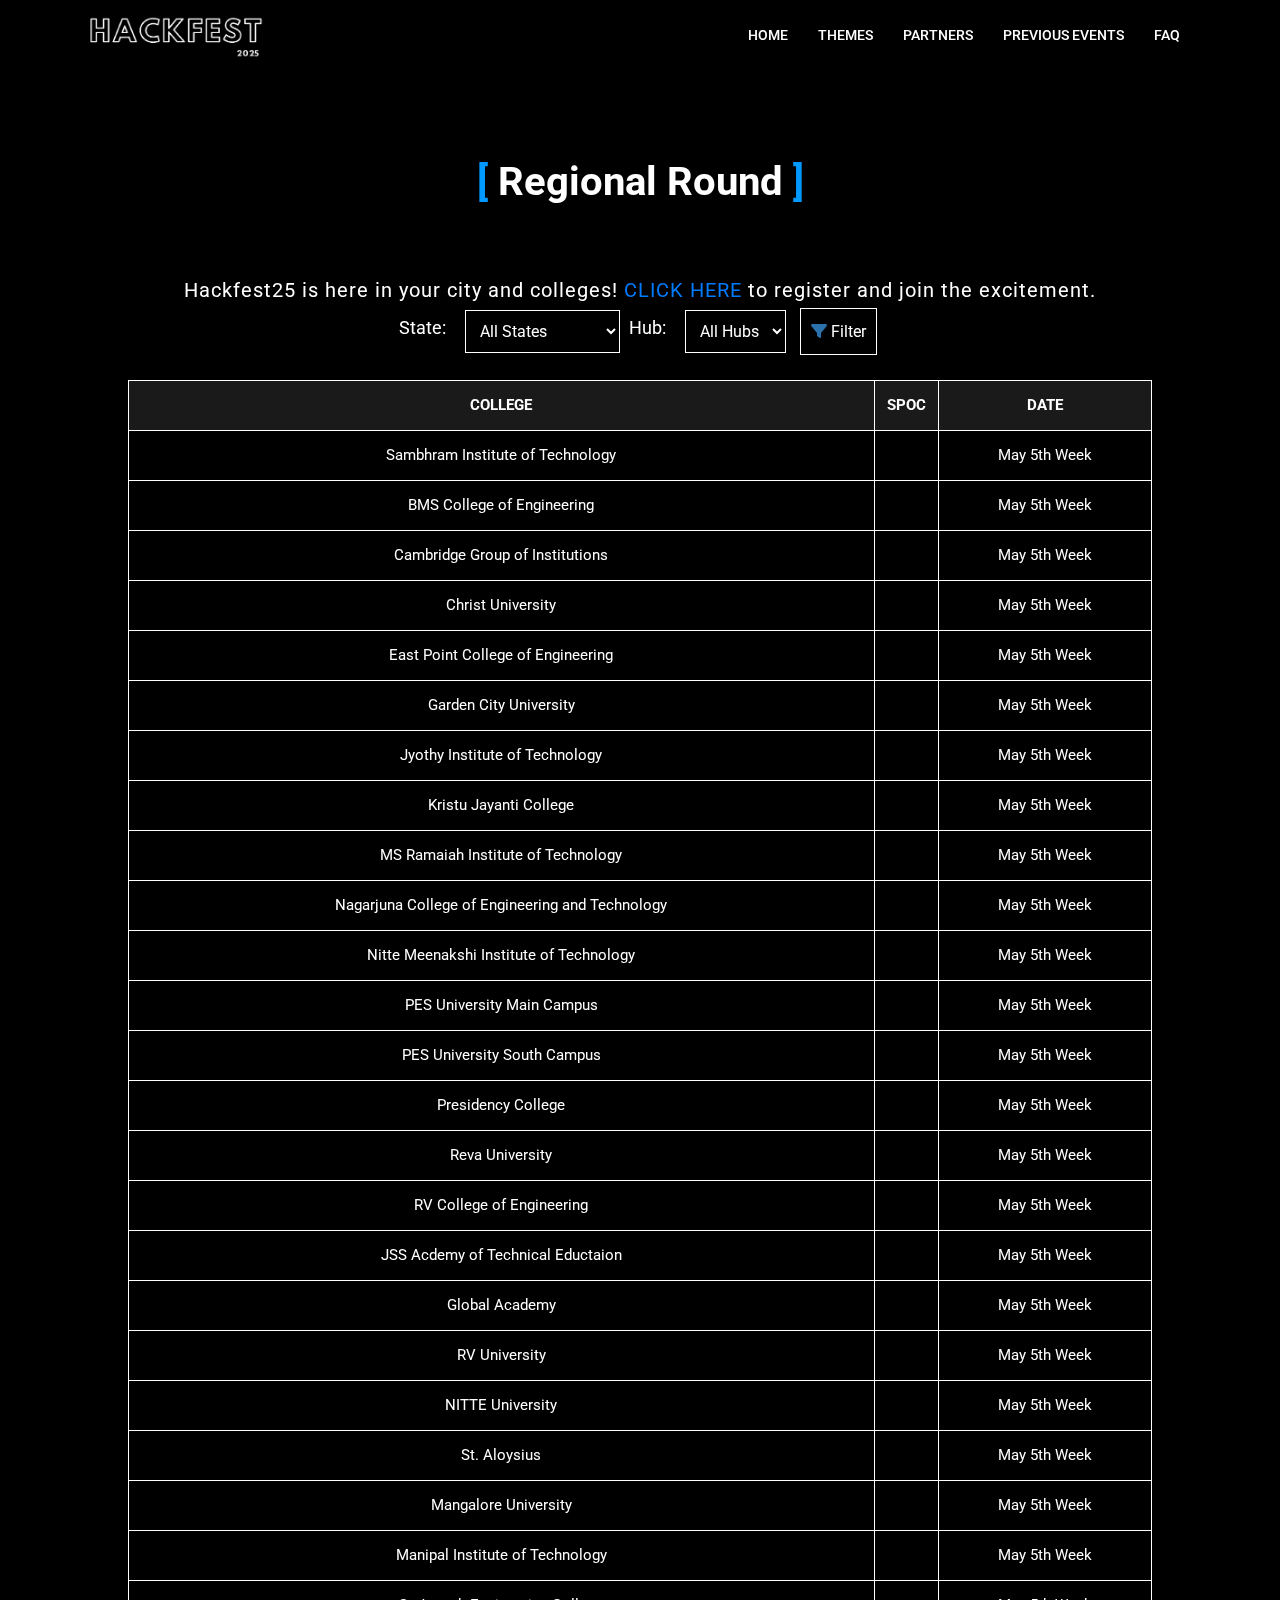
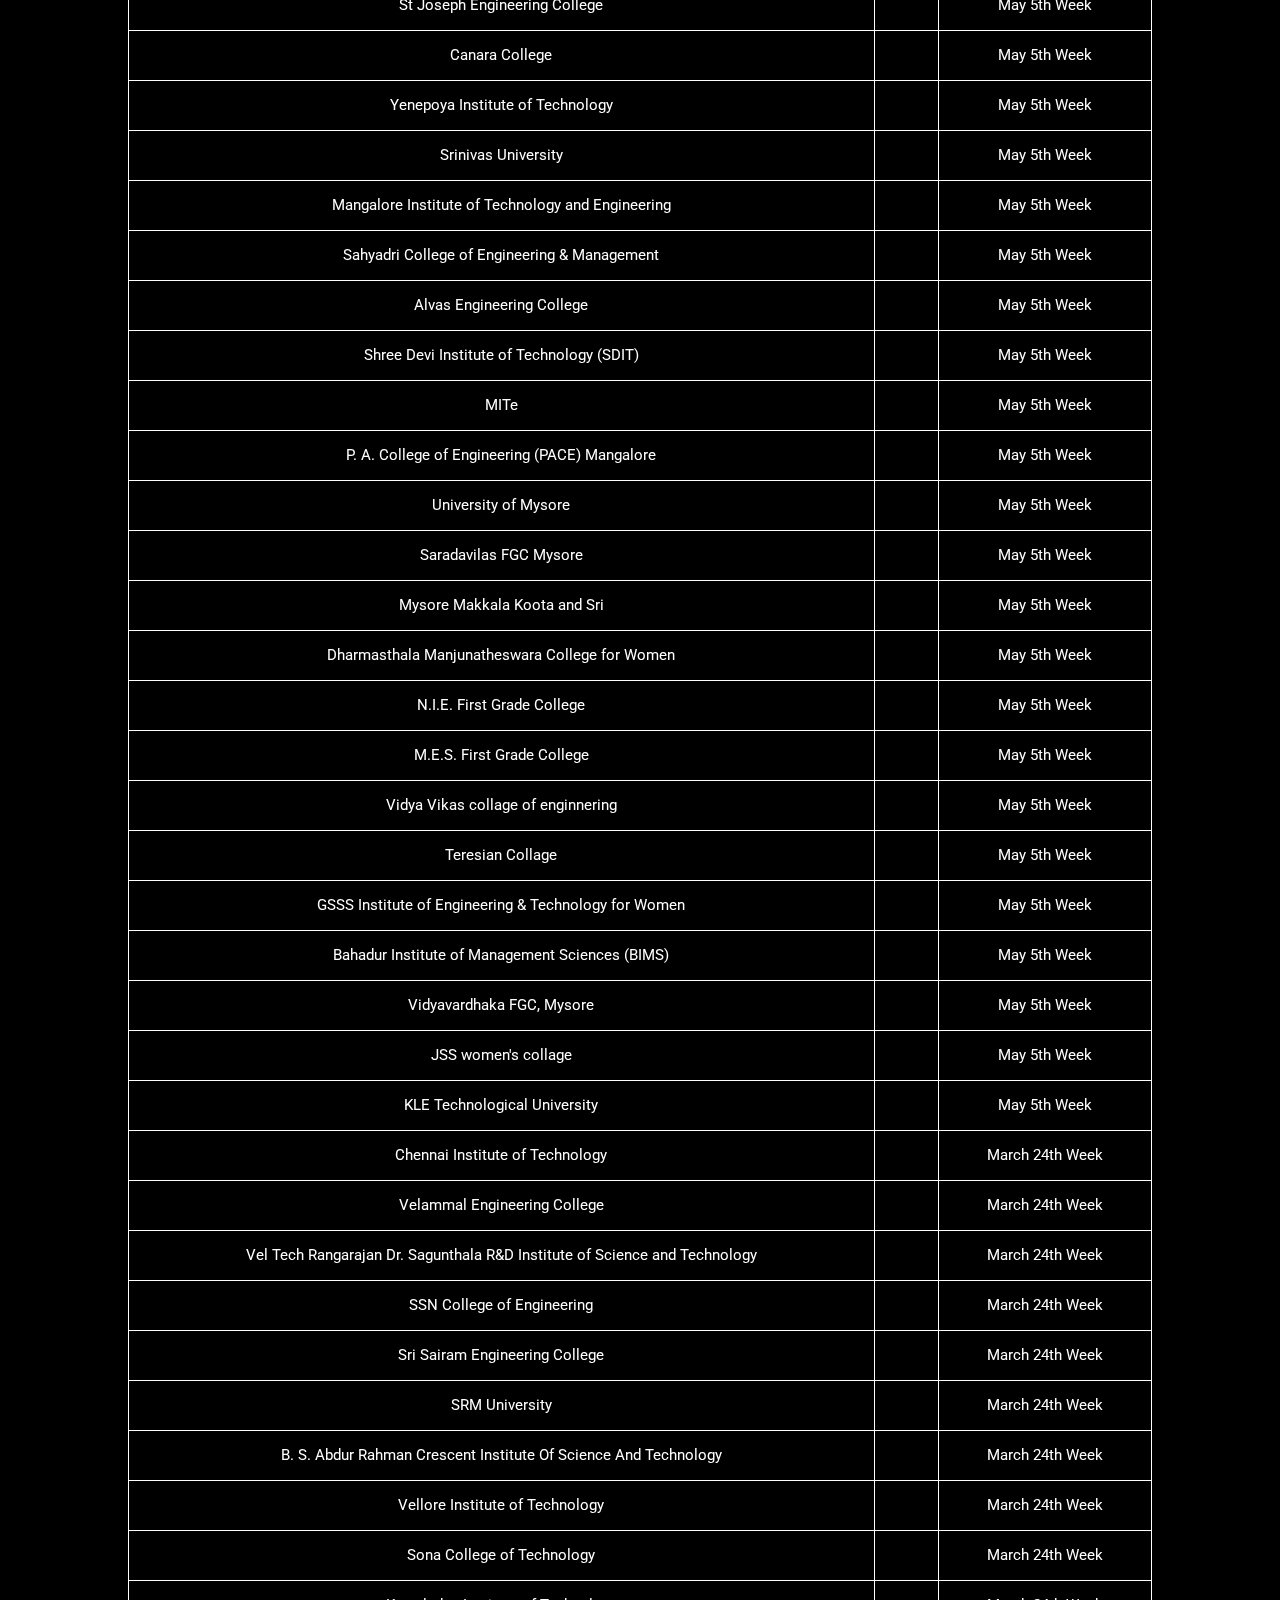
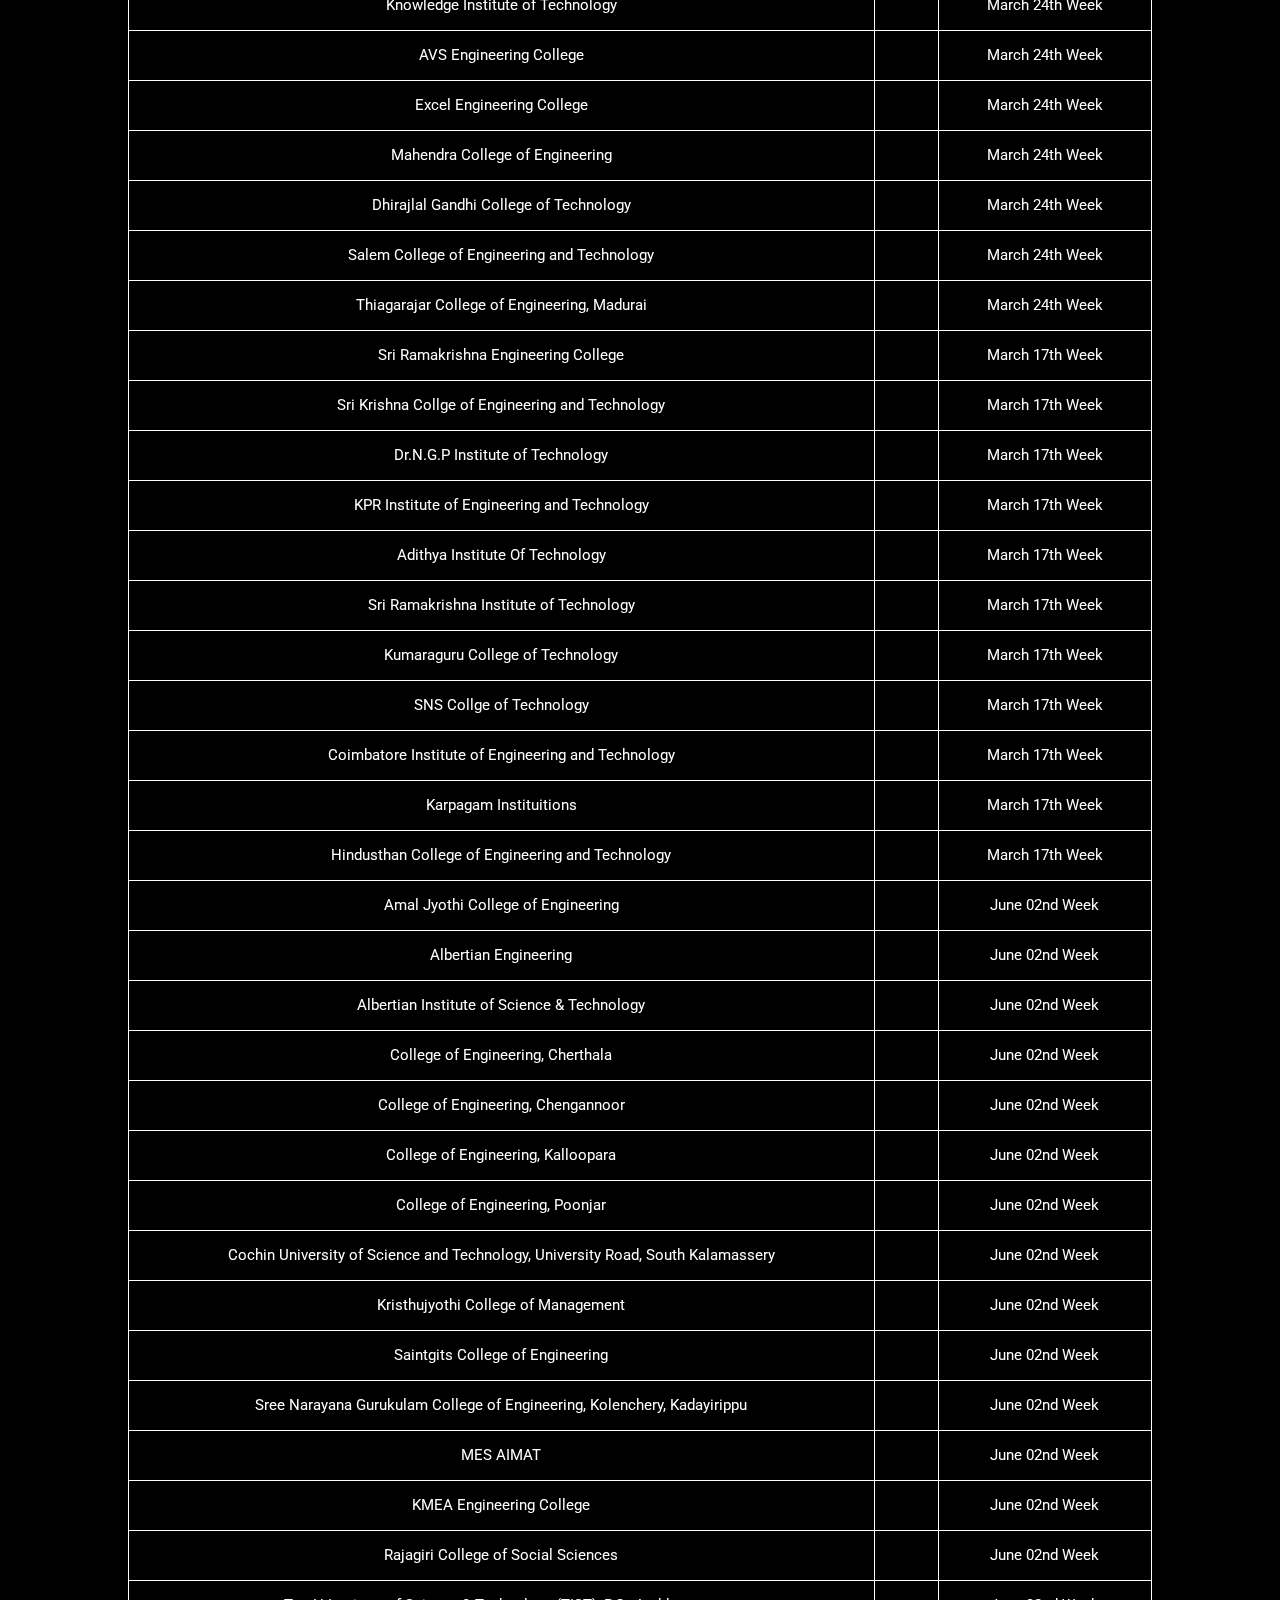
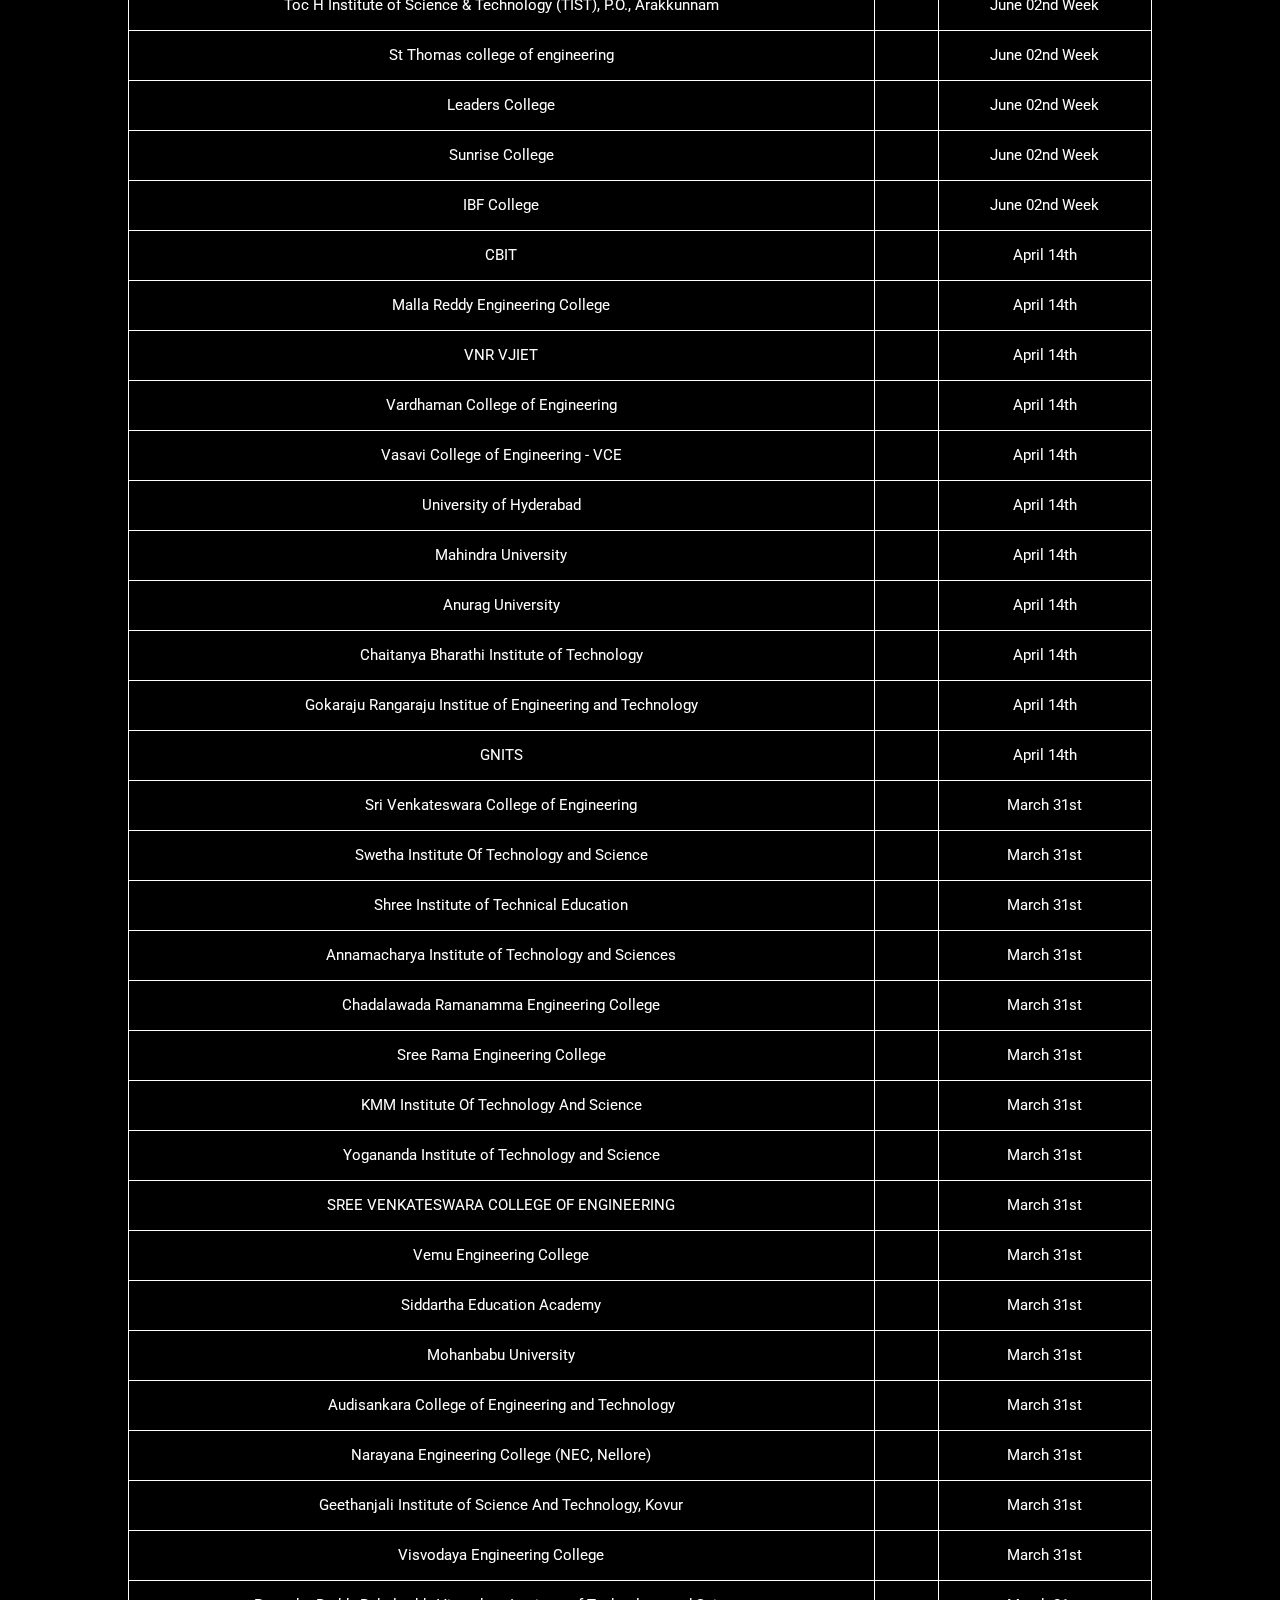
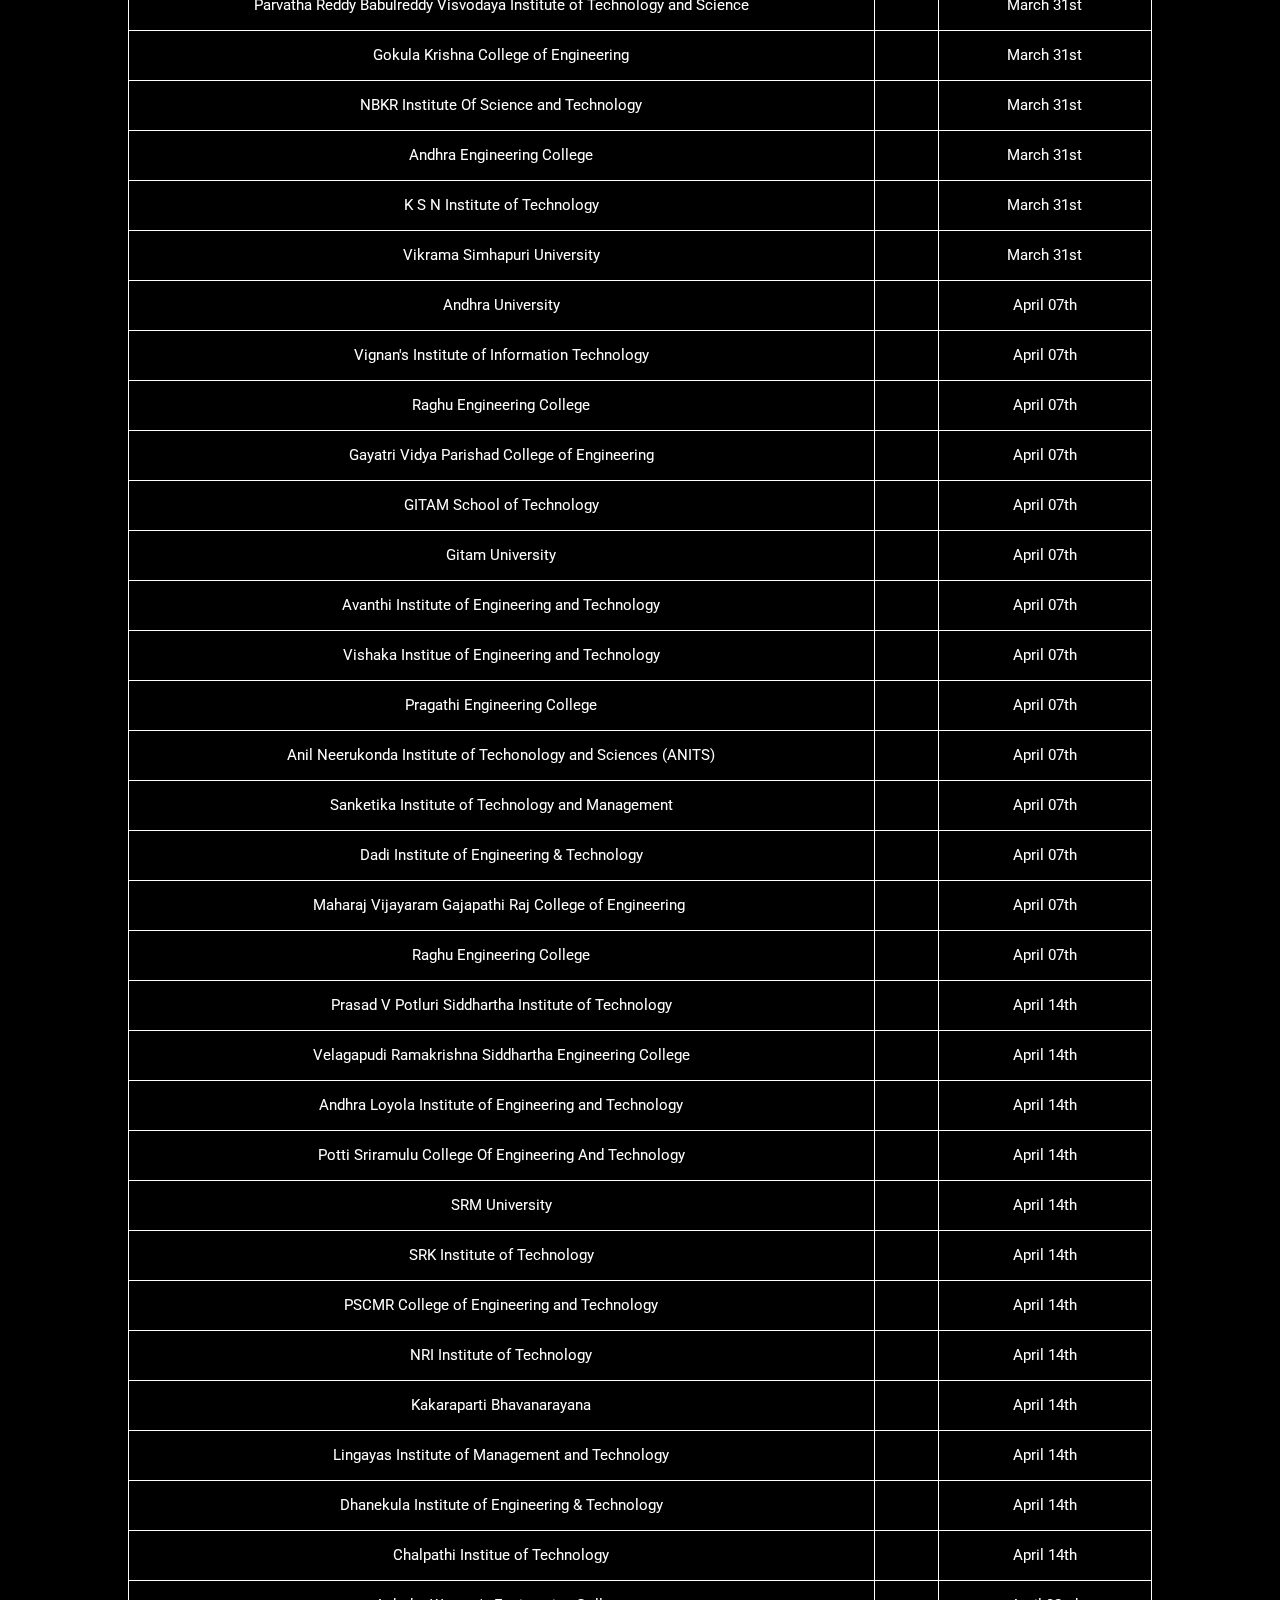
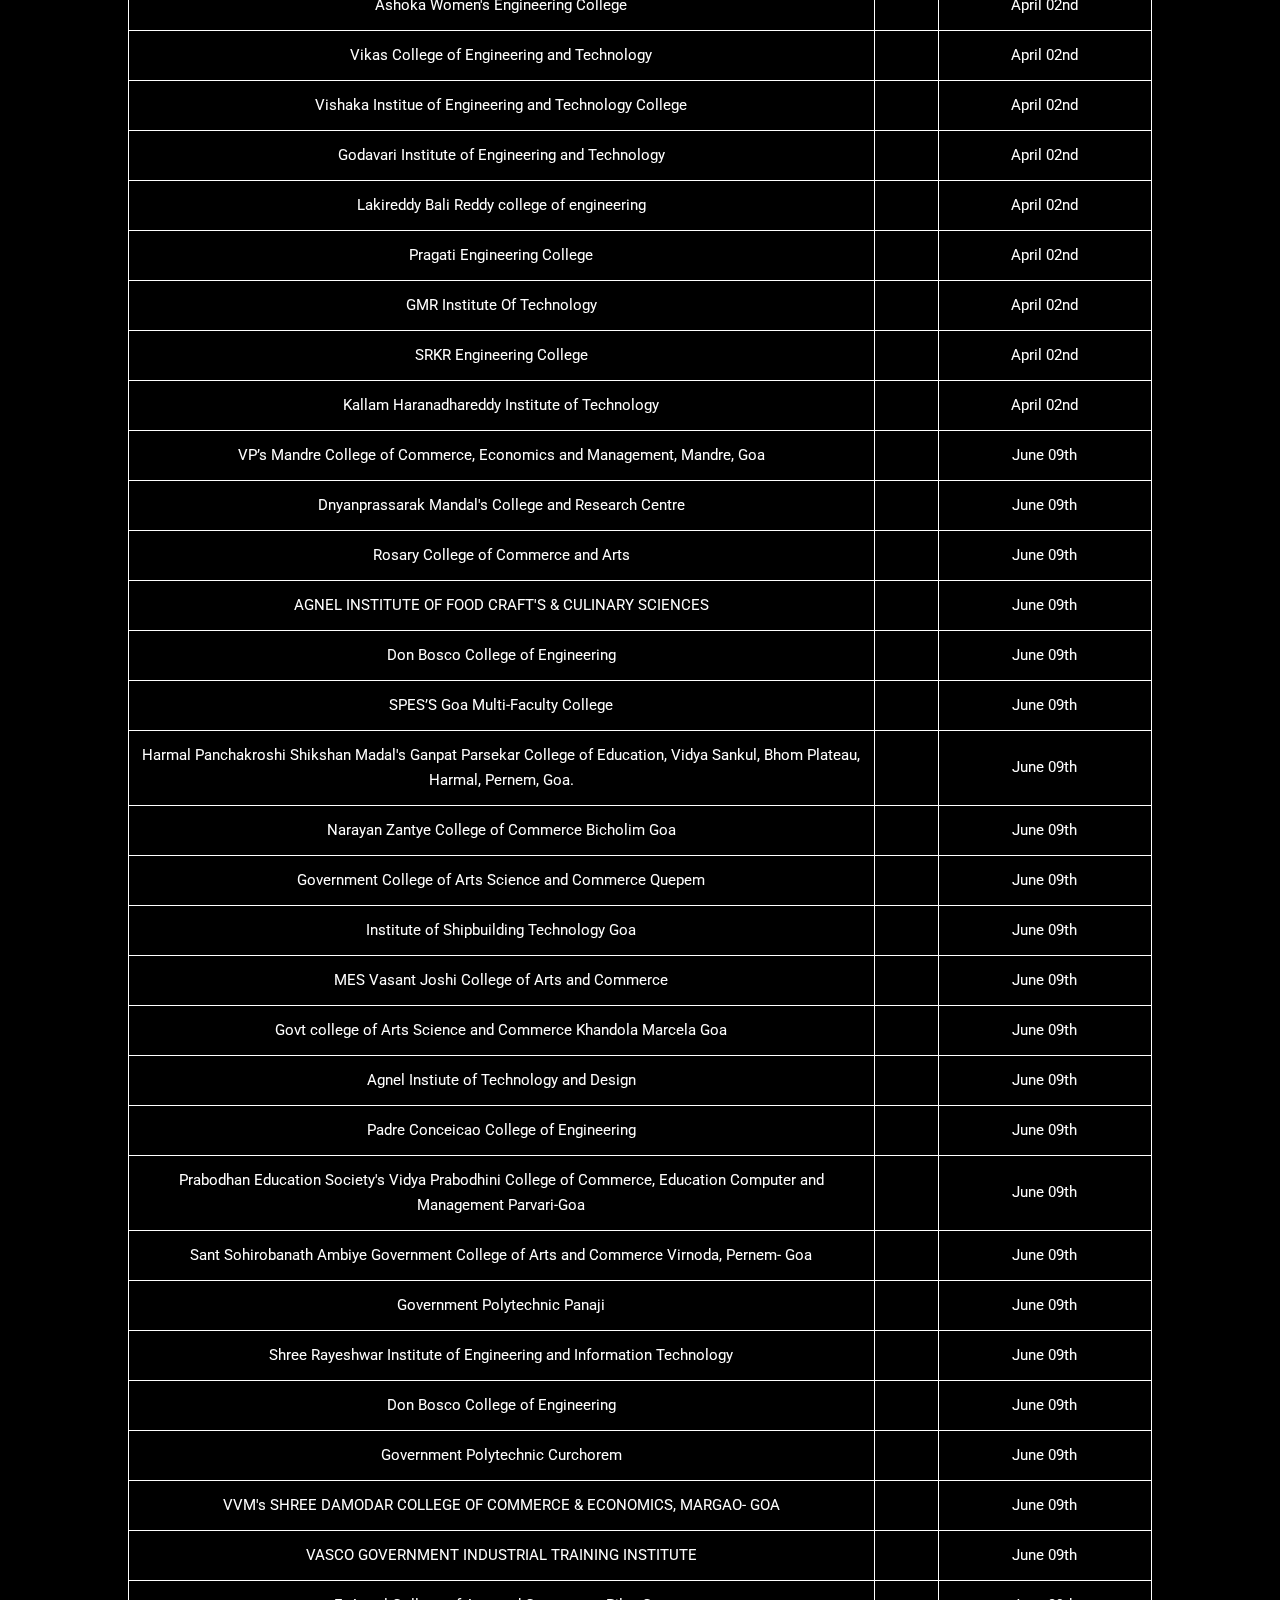
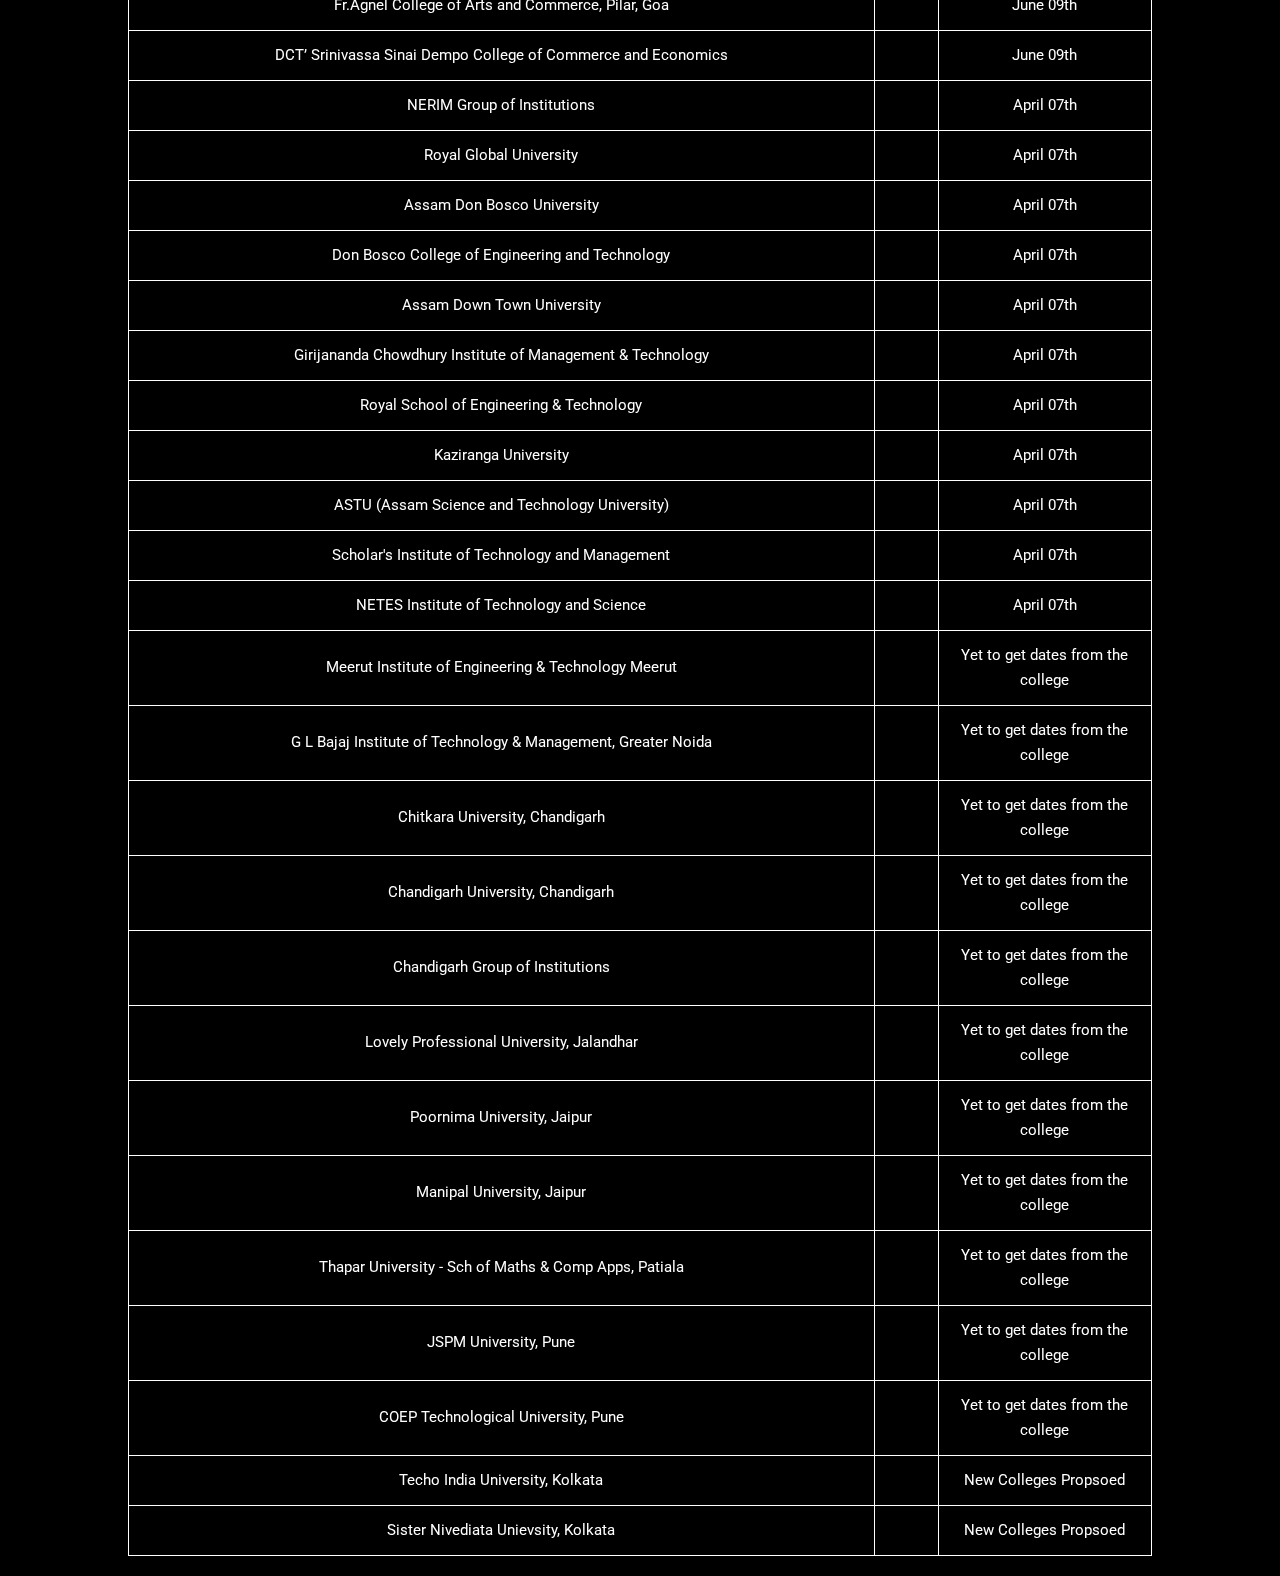
<file: reg.html>
<!DOCTYPE html>
<html lang="en">
  <head>
    <head>
      <!-- Required meta tags -->
      <meta charset="utf-8">
      <meta name="viewport" content="width=device-width, initial-scale=1, shrink-to-fit=no">
  
      <title>Register Now!</title>
  
      <!--Mene kiya hai--><link rel="stylesheet" href="https://cdnjs.cloudflare.com/ajax/libs/font-awesome/4.7.0/css/font-awesome.min.css">
      <link rel="stylesheet" href="https://cdnjs.cloudflare.com/ajax/libs/font-awesome/6.4.2/css/all.min.css">

      <!-- Bootstrap CSS -->
      <link rel="stylesheet" type="text/css" href="assets/css/bootstrap.min.css" >
      <!-- Icon -->
      <link rel="stylesheet" type="text/css" href="assets/fonts/line-icons.css">
      <!-- Nivo Lightbox -->
      <link rel="stylesheet" type="text/css" href  ="assets/css/nivo-lightbox.css" >
      <!-- Animate -->
      <link rel="stylesheet" tygitpe="text/css" href="assets/css/animate.css">
      <!-- Main Style -->
      <link rel="stylesheet" type="text/css" href="assets/css/main.css">
      <!-- Responsive Style -->
      <link rel="stylesheet" type="text/css" href="assets/css/responsive.css">
      <link rel="shortcut icon" type="image/jpg" href="assets/img/codecell-logo.png"/>
      <link rel="stylesheet" href="assets/css/submenu.css">
      <link rel="stylesheet" href="assets/css/timeline.css">
  
    <style>
      /* Table Styling */
table {
    width: 80%;
    margin: 20px auto;
    border-collapse: collapse;
    background-color: black;
}

th, td {
    border: 1px solid white;
    padding: 12px;
    text-align: center;
    color: white;
}

th {
    background-color: rgba(255, 255, 255, 0.1);
    text-transform: uppercase;
}


/* Dropdown and Button Styling */
select, button {
            margin: 5px;
            padding: 10px;
            font-size: 16px;
            background-color: black;
            color: white;
            border: 1px solid white;
            cursor: pointer;
        }
        select:focus, button:hover {
            border-color: #00aaff;
            color: #00aaff;
        }
        .filter-container {
            display: flex;
            justify-content: center;
            align-items: center;
            gap: 4px;
        }
        .filter-icon {
            font-size: 20px;
            cursor: pointer;
        }
/* Filter Controls */
label {
    font-size: 18px;
    margin-right: 10px;
}

    </style>
  </head>
  <body>
    <header id="header-wrap">
      <!-- Navbar Start -->
      <nav class="navbar navbar-expand-lg bg-inverse fixed-top scrolling-navbar">
        <div id="nav-container" class="container">
          <!-- Brand and toggle get grouped for better mobile display -->
          <a href="index.html" class="navbar-brand"><img style="width: 180px;" id="nav-logo" src="assets/Hackfest.png" alt=""></a>       
          <button class="navbar-toggler" type="button" data-toggle="collapse" data-target="#navbarCollapse" aria-controls="navbarCollapse" aria-expanded="false" aria-label="Toggle navigation">
            <i class="lni-menu"></i>
          </button>
          <div class="collapse navbar-collapse" id="navbarCollapse">
            <ul class="navbar-nav mr-auto w-100 justify-content-end">
              
              <li class="nav-item  has-menu">
                <!-- <divc class="has-menu"> -->
                  <a class="nav-link" href = "index.html">
                    Home
                  </a>
                  <ul class="submenu">
                    <li class="nav-item"><a class="nav-link" href="#e">Event Schedule</a></li>
                    <li class="nav-item"><a class="nav-link" href="#p">Prize Money</a></li>
                    <li class="nav-item"><a class="nav-link" href="#t">Themes</a></li>
                    <li class="nav-item"><a class="nav-link" href="#g">Guidelines</a></li>
                  </ul>
                  
                <!-- </div> -->
                </li>
    
              <li class="nav-item">
                <!-- <a class="nav-link" href="#about"> -->
                <a class="nav-link" href="about.html">
                  Themes
                </a>
              </li>        
              <li class="nav-item">
                <a class="nav-link" href="./partners.html">
                  Partners
                </a>
              </li>
            </li>
            <li class="nav-item has-menu">
             <a href="#" class="nav-link">
               Previous Events
             </a>
             <ul class="submenu">
              <li class="nav-item"><a class="nav-link" href="hackfest2022.html">Hackfest 2022</a></li>
              <li class="nav-item"><a class="nav-link" href="hackfest2023.html">Hackfest 2023</a></li>
              <li class="nav-item"><a class="nav-link" href="hackfest2024.html">Hackfest 2024</a></li>
             </ul>
            </li>
              <li class="nav-item">
                <a class="nav-link" href="./faq.html">
                  FAQ
                </a>
              
         
            </ul>
            </div>
        </div>
      </nav>
    </header>    

    <br>

    <section id="table" class="section-padding">
      <div class="container">
          <div class="row">
              <div class="col-12">
                  <div class="section-title-header text-center">
                      <h2 class="section-title wow fadeInUp" data-wow-delay="0.2s" style="color: white;">Regional Round</h2>
                  </div>
              </div>
          </div>
    </section>

    <p style="text-align: center;letter-spacing: 1px;font-size: 20px;">Hackfest25 is here in your city and colleges!  <a
      href="https://docs.google.com/forms/d/e/1FAIpQLScOjMX7XmbtMQ_oqPxK7jPQdOUFwq-zGXoLDiMutGqe8dPPiA/viewform" target="_blank"
    >
      CLICK HERE </a> to register and join the excitement.</p>  

      <div class="filter-container">
        <label for="stateFilter" style="color: white;">State:</label>
        <select id="stateFilter" onchange="updateHubOptions()">
            <option value="">All States</option>
        </select>
        <label for="hubFilter" style="color: white;">Hub:</label>
        <select id="hubFilter">
            <option value="">All Hubs</option>
        </select>
        <button onclick="applyFilters()">
            <i class="fas fa-filter"></i> Filter
        </button>
    </div>

    <table id="collegeTable">
      <thead>
        <tr>
          <th>College</th>
          <th>Spoc</th>
          <th>Date</th>
          <!-- <th>Date</th>
          <th>College</th>
          <th>SPOC</th> -->
        </tr>
      </thead>
      <tbody> </tbody>
    </table>

    <script>
      let collegeData = [];
        let stateHubMap = {};

        async function loadColleges() {
            try {
                let response = await fetch("/assets/data/Hackfest_2025_College_List.json"); // Update with correct file path
                let jsonData = await response.json();
                collegeData = jsonData["Sheet1"]; // Accessing 'Sheet1'
                extractStateHubMapping();
                populateStateOptions();
                displayData(collegeData);
            } catch (error) {
                console.error("Error loading JSON:", error);
            }
        }

        function extractStateHubMapping() {
            stateHubMap = {};
            collegeData.forEach(college => {
                if (!stateHubMap[college.State]) {
                    stateHubMap[college.State] = new Set();
                }
                stateHubMap[college.State].add(college.hub);
            });
        }

        function populateStateOptions() {
            let stateFilter = document.getElementById("stateFilter");
            if (!stateFilter) {
                console.error("State filter dropdown not found!");
                return;
            }
            stateFilter.innerHTML = '<option value="">All States</option>';
            Object.keys(stateHubMap).forEach(state => {
                let option = document.createElement("option");
                option.value = state;
                option.textContent = state;
                stateFilter.appendChild(option);
            });
        }

        function updateHubOptions() {
            let stateFilter = document.getElementById("stateFilter").value;
            let hubFilter = document.getElementById("hubFilter");
            if (!hubFilter) {
                console.error("Hub filter dropdown not found!");
                return;
            }
            hubFilter.innerHTML = '<option value="">All Hubs</option>';

            if (stateFilter && stateHubMap[stateFilter]) {
                stateHubMap[stateFilter].forEach(hub => {
                    let option = document.createElement("option");
                    option.value = hub;
                    option.textContent = hub;
                    hubFilter.appendChild(option);
                });
            }
        }

        function applyFilters() {
            let stateFilter = document.getElementById("stateFilter").value;
            let hubFilter = document.getElementById("hubFilter").value;

            let filteredData = collegeData.filter(college => {
                return (stateFilter === "" || college.State === stateFilter) &&
                       (hubFilter === "" || college.hub === hubFilter);
            });

            displayData(filteredData);
        }

        function displayData(data) {
            let tbody = document.querySelector("#collegeTable tbody");
            if (!tbody) {
                console.error("Table body not found! Ensure #collegeTable exists in the HTML.");
                return;
            }
            tbody.innerHTML = "";

            data.forEach(college => {
                let row = `<tr>
                    <td>${college.college}</td>
                    <td>${" "}</td>
                    <td>${college.Date}</td>
                </tr>`;
                tbody.innerHTML += row;
            });
        }

        document.addEventListener("DOMContentLoaded", function () {
            loadColleges();
        });
    </script>
    <script src="assets/js/jquery-min.js"></script>
    <script src="assets/js/popper.min.js"></script>
    <script src="assets/js/bootstrap.min.js"></script>
    <script src="assets/js/jquery.countdown.min.js"></script>
    <script src="assets/js/waypoints.min.js"></script>
    <script src="assets/js/jquery.counterup.min.js"></script>
    <script src="assets/js/jquery.nav.js"></script>
    <script src="assets/js/jquery.easing.min.js"></script>
    <script src="assets/js/wow.js"></script>
    <script src="assets/js/nivo-lightbox.js"></script>
    <script src="assets/js/video.js"></script>
    <script src="assets/js/main.js"></script>      
    <script src="https://code.jquery.com/jquery-3.5.1.slim.min.js"></script>
<!-- Google tag (gtag.js) -->
<script async src="https://www.googletagmanager.com/gtag/js?id=G-53G2KQPBY4"></script>

  </body>
</html>
</file>
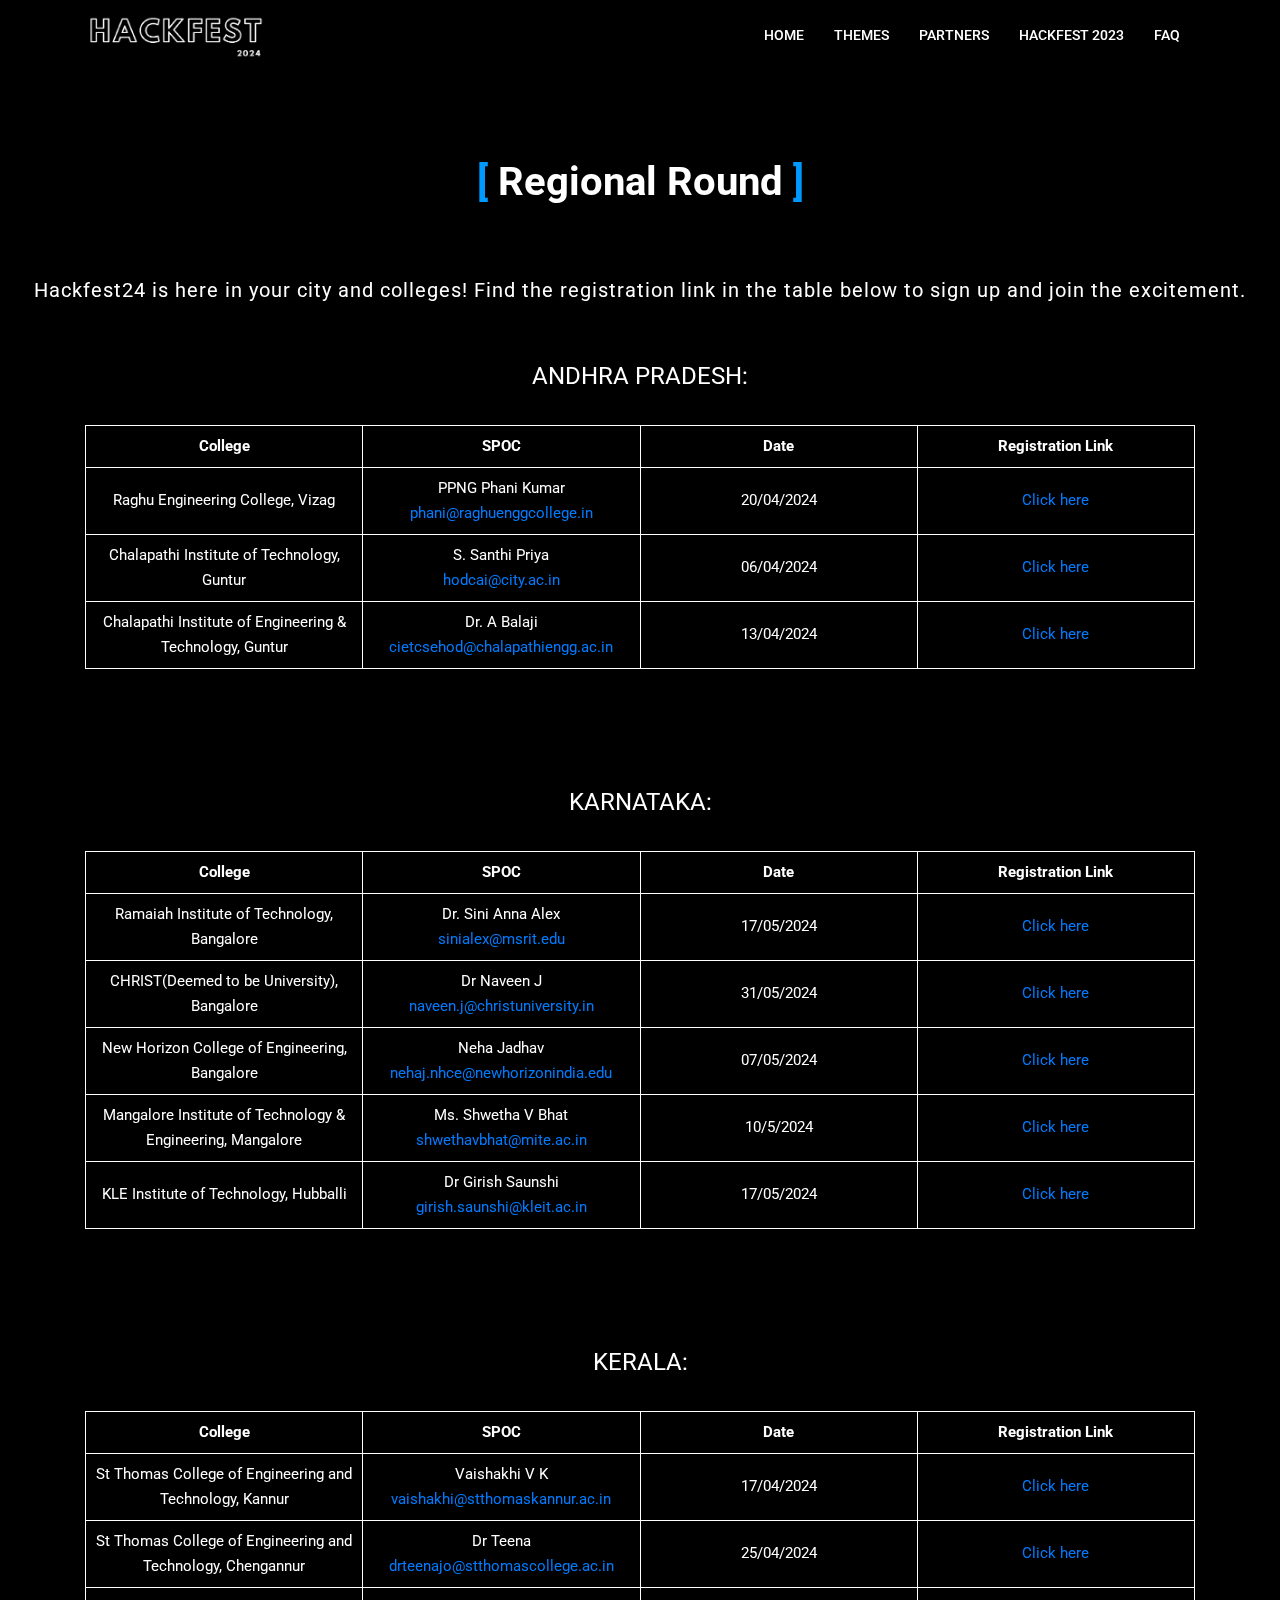
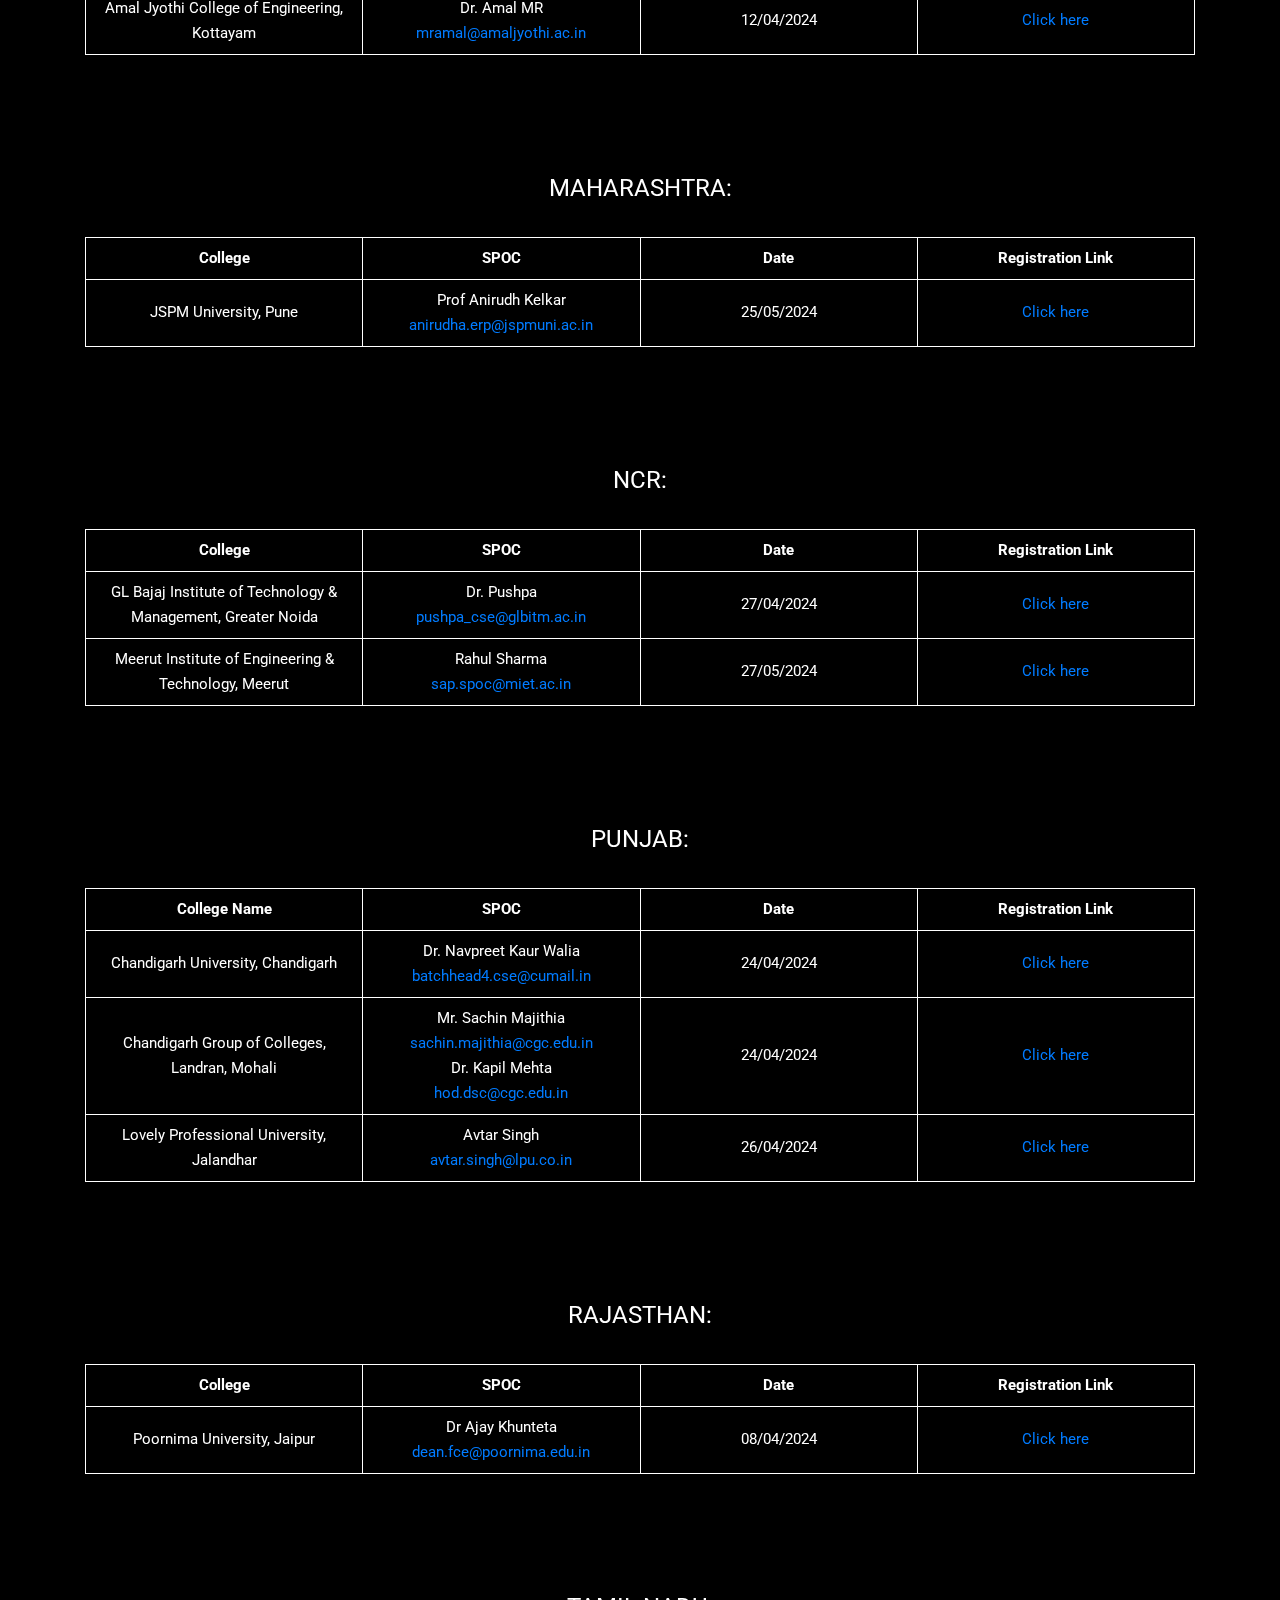
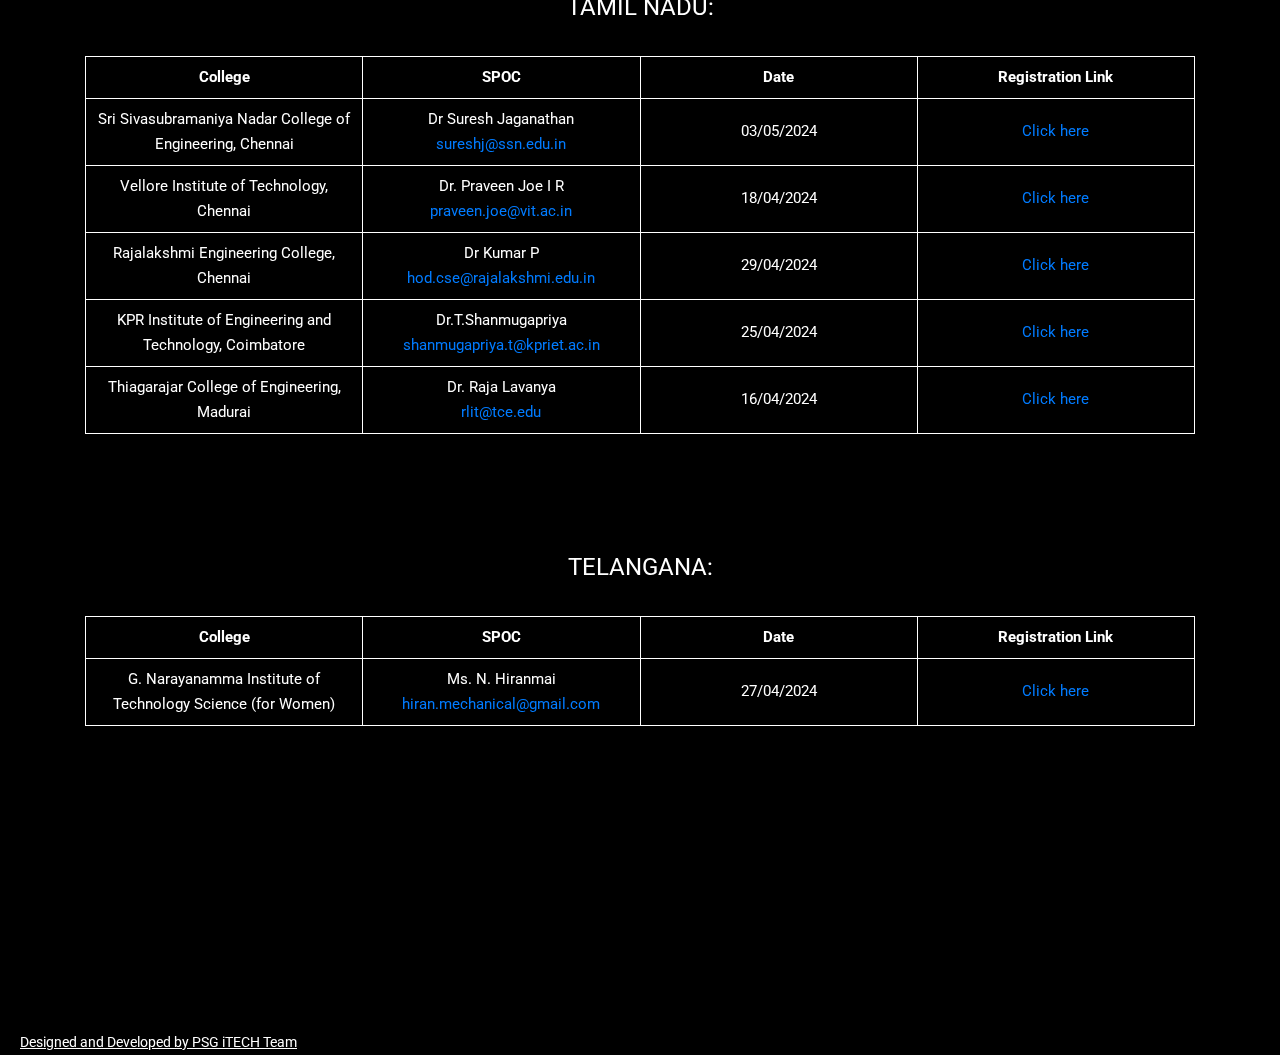
<file: registration.html>
<!DOCTYPE html>
<html lang="en">
  <head>
    <!-- Required meta tags -->
    <meta charset="utf-8">
    <meta name="viewport" content="width=device-width, initial-scale=1, shrink-to-fit=no">

    <title>Register Now!</title>

    <!-- Bootstrap CSS -->
    <link rel="stylesheet" type="text/css" href="assets/css/bootstrap.min.css" >
    <!-- Icon -->
    <link rel="stylesheet" type="text/css" href="assets/fonts/line-icons.css">
    <!-- Nivo Lightbox -->
    <link rel="stylesheet" type="text/css" href="assets/css/nivo-lightbox.css" >
    <!-- Animate -->
    <link rel="stylesheet" type="text/css" href="assets/css/animate.css">
    <!-- Main Style -->
    <link rel="stylesheet" type="text/css" href="assets/css/main.css">
    <!-- Responsive Style -->
    <link rel="stylesheet" type="text/css" href="assets/css/responsive.css">
    <link rel="shortcut icon" type="image/jpg" href="assets/img/codecell-logo.png"/>

  </head>
  <style>
    .faq-list .card-header .btn-link {
      color: black;
    }
    #table table {
            border-collapse: collapse;
            width: 100%;
            overflow-wrap: break-word;
          }

          #table th,
          #table td {
            border: 1px solid white;
            padding: 8px;
            text-align: center;
            color: white;
          }
  </style>

  <body>

<!-- Header Area wrapper Starts -->
<header id="header-wrap">
  <!-- Navbar Start --><nav class="navbar navbar-expand-lg bg-inverse fixed-top scrolling-navbar">
    <div id="nav-container" class="container">
      <!-- Brand and toggle get grouped for better mobile display -->
      <a href="index.html" class="navbar-brand"><img style="width: 180px;"id="nav-logo" src="assets/image(1).png" alt=""></a>       
      <button class="navbar-toggler" type="button" data-toggle="collapse" data-target="#navbarCollapse" aria-controls="navbarCollapse" aria-expanded="false" aria-label="Toggle navigation">
        <i class="lni-menu"></i>
      </button>
      <div class="collapse navbar-collapse" id="navbarCollapse">
        <ul class="navbar-nav mr-auto w-100 justify-content-end">
          <li class="nav-item">
            <a class="nav-link" href="index.html">
              Home
            </a>
          </li>
          <li class="nav-item">
            <!-- <a class="nav-link" href="#about"> -->
            <a class="nav-link" href="about.html">
              Themes
            </a>
          </li>        
          <li class="nav-item">
                <a class="nav-link" href="./partners.html">
                  Partners
                </a>
              </li>
              <li class="nav-item">
                <a href="hackfest2023.html" class="nav-link">
                  Hackfest 2023
                </a>
              </li>
              <li class="nav-item">
                <a class="nav-link" href="./faq.html">
                  FAQ
                </a>
              </li>
             
        </ul>
      </div>
    </div>
  </nav>
  <!-- Hero Area End -->

    
        <!-- Guidelines Section End -->

<br>
        
        <section id="table" class="section-padding">
            <div class="container">
                <div class="row">
                    <div class="col-12">
                        <div class="section-title-header text-center">
                            <h2 class="section-title wow fadeInUp" data-wow-delay="0.2s" style="color: white;">Regional Round</h2>
                        </div>
                    </div>
                </div>
              
    </section>
  </section>

  <p style="text-align: center;letter-spacing: 1px;font-size: 20px;">Hackfest24 is here in your city and colleges! Find the registration link in the table below to sign up and join the excitement.</p>  
 

  
  <section id="table" class="section-padding">
    <div class="container">
        <div class="row">
            <div class="col-12">
                <div class="section-title-header text-left">  
  <p style="font-size: x-large;">ANDHRA PRADESH:</p>
  <div class="row">
      <div class="col-12">
          <div class="table-content">
            <table style="width: 100%; table-layout: fixed;">
              <thead>
                  <tr>
                      <th style="width: 33.33%; color: white;" class="text-center">College </th>
                      <th style="width: 33.33%; color: white;" class="text-center">SPOC</th>
                      <th style="width: 33.33%; color: white;" class="text-center">Date</th>
                      <th style="width: 33.33%; color: white;" class="text-center">Registration Link</th>
                  </tr>
              </thead>
            <tbody>
              <tr>
                <td style="text-align: center; color: white;">Raghu Engineering College, Vizag</td>
                <td style="text-align: center; color: white;">PPNG Phani Kumar<br><a href="mailto:phani@raghuenggcollege.in">phani@raghuenggcollege.in</a></td>
                <td style="text-align: center; color: white;">20/04/2024</td>
                <td style="text-align: center; color: white;">
                  <a href="https://docs.google.com/forms/d/e/1FAIpQLScv04EWqPCD92g3c_sD6kzmQv5EkDbaQ9y4pCtw58A4hdLC0g/viewform">
                    Click here
                  </a>
                </td>
            </tr>

            <tr>
              <td style="text-align: center; color: white;">Chalapathi Institute of Technology, Guntur</td>
              <td style="text-align: center; color: white;">
                S. Santhi Priya
                <br>
                <a href="mailto:hodcai@city.ac.in">
                  hodcai@city.ac.in
                </a>
              </td>
              <td style="text-align: center; color: white;">06/04/2024</td>
              <td style="text-align: center; color: white;"><a href="https://forms.gle/uE6P8WagRWy19VSo8">Click here</a></td>
          </tr>

          <tr>
            <td style="text-align: center; color: white;">Chalapathi Institute of Engineering & Technology, Guntur</td>
            <td style="text-align: center; color: white;">Dr. A Balaji<br><a href="mailto:cietcsehod@chalapathiengg.ac.in">cietcsehod@chalapathiengg.ac.in</a></td>
            <td style="text-align: center; color: white;">13/04/2024</td>
            <td style="text-align: center; color: white;"><a href="https://docs.google.com/forms/d/e/1FAIpQLSdFtAj2Jn6CDE5UxBarhWxAbmv3p5nbFvZkPbcmrU04tbsF1g/viewform">Click here</a></td>
        </tr>
            </tbody>
          </table>
      </div>
  </div>
</div>
</div>
</section>
</section>

  <section id="table" class="section-padding">
    <div class="container">
        <div class="row">
            <div class="col-12">
                <div class="section-title-header text-left">  
  <p style="font-size: x-large;">KARNATAKA:</p>
  <div class="row">
      <div class="col-12">
          <div class="table-content">
            <table style="width: 100%; table-layout: fixed;">
              <thead>
                  <tr>
                      <th style="width: 33.33%; color: white;" class="text-center">College</th>
                      <th style="width: 33.33%; color: white;" class="text-center">SPOC</th>
                      <th style="width: 33.33%; color: white;" class="text-center">Date</th>
                      <th style="width: 33.33%; color: white;" class="text-center">Registration Link</th>
                  </tr>
              </thead>
            <tbody>
              <!-- <tr>
                  <td style="text-align: center; color: white;">NITTE Meenakshi Institute of Technology, Banglore</td>
                  <td style="text-align: center; color: white;">Dr Sreekanth <br><a href="mailto:sreekanth.rallapalli@nmit.ac.in">sreekanth.rallapalli@nmit.ac.in</a></td>
                  <td style="text-align: center; color: white;"><a href="#" style="color: white;">TBD</a></td>
                <td style="text-align: center; color: white;"><a href="#" style="color: white;">TBD</a></td>
            </tr> -->

            <tr>
                <td style="text-align: center; color: white;">Ramaiah Institute of Technology, Bangalore</td>
                <td style="text-align: center; color: white;">Dr. Sini Anna Alex<br><a href="mailto:sinialex@msrit.edu">sinialex@msrit.edu</a></td>
                <td style="text-align: center; color: white;">17/05/2024</td>
              <td style="text-align: center; color: white;"><a href="https://forms.gle/knatHnQmSyYWTSBe8">Click here</a></td>
          </tr>

          <tr>
            <td style="text-align: center; color: white;">CHRIST(Deemed to be University), Bangalore</td>
            <td style="text-align: center; color: white;">Dr Naveen J<br> <a href="mailto:naveen.j@christuniversity.in">naveen.j@christuniversity.in</a></td>
            <td style="text-align: center; color: white;">31/05/2024</td>
            <td style="text-align: center; color: white;"><a href="https://forms.gle/wW9KrNum8wD3NxVx5">Click here</a></td>
        </tr>

        <tr>
          <td style="text-align: center; color: white;">New Horizon College of Engineering, Bangalore</td>
          <td style="text-align: center; color: white;">Neha Jadhav<br> <a href="mailto:nehaj.nhce@newhorizonindia.edu">nehaj.nhce@newhorizonindia.edu</a></td>
          <td style="text-align: center; color: white;">07/05/2024</td>
          <td style="text-align: center; color: white;">
            <a href="https://forms.gle/czBpaVUQWk6JCJEj8">
              Click here
            </a>
          </td>
      </tr>

      <tr>
        <td style="text-align: center; color: white;">Mangalore Institute of Technology & Engineering, Mangalore</td>
        <td style="text-align: center; color: white;">Ms. Shwetha V Bhat<br> <a href="mailto:shwethavbhat@mite.ac.in">shwethavbhat@mite.ac.in</a></td>
        <td style="text-align: center; color: white;">10/5/2024</td>
        <td style="text-align: center; color: white;"><a href="http://mite.ac.in/event/sap-hackfest-2024">Click here</a></td>
    </tr>

    <tr>
      <td style="text-align: center; color: white;">KLE Institute of Technology, Hubballi</td>
      <td style="text-align: center; color: white;">Dr Girish Saunshi <br><a href="mailto:girish.saunshi@kleit.ac.in">girish.saunshi@kleit.ac.in</a></td>
      <td style="text-align: center; color: white;">17/05/2024</td>
      <td style="text-align: center; color: white;"><a href="https://forms.gle/ma87WF4NKWBRmdrj8">Click here</a></td>
  </tr>

  </tbody>
  </table>
  </div>
  </div>
</div>
</div>
</section>
</section>                         


<section id="table" class="section-padding">
  <div class="container">
      <div class="row">
          <div class="col-12">
              <div class="section-title-header text-left">  
<p style="font-size: x-large;">KERALA:</p>

<div class="row">
    <div class="col-12">
        <div class="table-content">
          <table style="width: 100%; table-layout: fixed;">
            <thead>
                <tr>
                    <th style="width: 33.33%; color: white;" class="text-center">College </th>
                    <th style="width: 33.33%; color: white;" class="text-center">SPOC</th>
                    <th style="width: 33.33%; color: white;" class="text-center">Date</th>
                    <th style="width: 33.33%; color: white;" class="text-center">Registration Link</th>
                </tr>
            </thead>
          <tbody>
            <tr>
                <td style="text-align: center; color: white;">St Thomas College of Engineering and Technology, Kannur</td>
                <td style="text-align: center; color: white;">Vaishakhi V K<br><a href="mailto:vaishakhi@stthomaskannur.ac.in">vaishakhi@stthomaskannur.ac.in</a></td>
                <td style="text-align: center; color: white;">17/04/2024</td>
                <td style="text-align: center; color: blue;">
                  <a href="https://docs.google.com/forms/d/1578p4jbvMZPTuMR4Fhpfylaf_A4_FD4Qpq_iCBmV3KQ/viewform?edit_requested=true">
                    Click here
                  </a>
                </td>
          </tr>

          <tr>
            <td style="text-align: center; color: white;">St Thomas College of Engineering and Technology, Chengannur</td>
            <td style="text-align: center; color: white;">Dr Teena<br><a href="mailto:drteenajo@stthomascollege.ac.in">drteenajo@stthomascollege.ac.in</a></td>
            <td style="text-align: center; color: white;">25/04/2024</td>
            <td style="text-align: center; color: white;">
              <a href="https://docs.google.com/forms/d/e/1FAIpQLSeVglvnnzTQw9j8x-IMaIVJf3LcOg5e8VpkrVysAwErkEu_0w/viewform">
                Click here
              </a>
            </td>
        </tr>

        <tr>
          <td style="text-align: center; color: white;">Amal Jyothi College of Engineering, Kottayam</td>
          <td style="text-align: center; color: white;">Dr. Amal MR<br><a href="mailto:mramal@amaljyothi.ac.in">mramal@amaljyothi.ac.in</a></td>
          <td style="text-align: center; color: white;">12/04/2024</td>
          <td style="text-align: center; color: white;">
            <a href="https://docs.google.com/forms/d/e/1FAIpQLSemj62S3keY3E4cQtBZXWc9aAojTPIeTiXxKJJLaKKAcxF9vQ/viewform">
              Click here
            </a>
          </td>
        </tr>
          </tbody>
        </table>
    </div>
</div>
</div>
</div>
</section>
</section>


<section id="table" class="section-padding">
  <div class="container">
      <div class="row">
          <div class="col-12">
              <div class="section-title-header text-left">  
<p style="font-size: x-large;">MAHARASHTRA:</p>
<div class="row">
    <div class="col-12">
        <div class="table-content">
          <table style="width: 100%; table-layout: fixed;">
            <thead>
                <tr>
                    <th style="width: 33.33%; color: white;" class="text-center">College </th>
                    <th style="width: 33.33%; color: white;" class="text-center">SPOC</th>
                    <th style="width: 33.33%; color: white;" class="text-center">Date</th>
                    <th style="width: 33.33%; color: white;" class="text-center">Registration Link</th>
                </tr>
            </thead>
          <tbody>
            <tr>
              <td style="text-align: center; color: white;">JSPM University, Pune</td>
              <td style="text-align: center; color: white;">Prof Anirudh Kelkar<br><a href="mailto:anirudha.erp@jspmuni.ac.in">anirudha.erp@jspmuni.ac.in</a></td>
              <td style="text-align: center; color: white;">25/05/2024</td>
              <td style="text-align: center; color: white;"><a href="https://docs.google.com/forms/d/1XUKecv1XhO-1JD8_GApspE-19LKwqA1tP7ieeHa-1aE/viewform?edit_requested=true">Click here</a></td>
          </tr>
          </tbody>
        </table>
    </div>
</div>
</div>
</div>
</section>
</section>

<section id="table" class="section-padding">
  <div class="container">
      <div class="row">
          <div class="col-12">
              <div class="section-title-header text-left">  
<p style="font-size: x-large;">NCR:</p>
<div class="row">
    <div class="col-12">
        <div class="table-content">
          <table style="width: 100%; table-layout: fixed;">
            <thead>
                <tr>
                    <th style="width: 33.33%; color: white;" class="text-center">College </th>
                    <th style="width: 33.33%; color: white;" class="text-center">SPOC</th>
                    <th style="width: 33.33%; color: white;" class="text-center">Date</th>
                    <th style="width: 33.33%; color: white;" class="text-center">Registration Link</th>
                </tr>
            </thead>
          <tbody>
            <tr>
              <td style="text-align: center; color: white;">GL Bajaj Institute of Technology & Management, Greater Noida</td>
              <td style="text-align: center; color: white;">Dr. Pushpa<br><a href="mailto:pushpa_cse@glbitm.ac.in">pushpa_cse@glbitm.ac.in</a></td>
              <td style="text-align: center; color: white;">27/04/2024</td>
              <td style="text-align: center; color: white;"><a href="https://forms.gle/atCkc9WHtR5bMQMG8">Click here</a></td>
          </tr>
          <tr>
            <td style="text-align: center; color: white;">Meerut Institute of Engineering & Technology, Meerut</td>
            <td style="text-align: center; color: white;">Rahul Sharma<br><a href="mailto:sap.spoc@miet.ac.in">sap.spoc@miet.ac.in</a></td>
            <td style="text-align: center; color: white;">27/05/2024</td>
            <td style="text-align: center; color: white;">
              <a href="https://docs.google.com/forms/d/e/1FAIpQLSeP1B189qW1VNIF2RkU4IMdBmIu2oHWbKtvnQcjBpromJbgjA/viewform?usp=sf_link">              
                Click here
              </a>
            </td>
          </tr>
          </tbody>
        </table>
    </div>
</div>
</div>
</div>
</section>
</section>


<section id="table" class="section-padding">
  <div class="container">
      <div class="row">
          <div class="col-12">
              <div class="section-title-header text-left">  
<p style="font-size: x-large;">PUNJAB:</p>
<div class="row">
    <div class="col-12">
        <div class="table-content">
          <table style="width: 100%; table-layout: fixed;">
            <thead>
                <tr>
                    <th style="width: 33.33%; color: white;" class="text-center">College Name</th>
                    <th style="width: 33.33%; color: white;" class="text-center">SPOC</th>
                    <th style="width: 33.33%; color: white;" class="text-center">Date</th>
                    <th style="width: 33.33%; color: white;" class="text-center">Registration Link</th>
                </tr>
            </thead>
          <tbody>
            <tr>
              <td style="text-align: center; color: white;">Chandigarh University, Chandigarh</td>
              <td style="text-align: center; color: white;">Dr. Navpreet Kaur Walia<br><a href="mailto:batchhead4.cse@cumail.in">batchhead4.cse@cumail.in</a></td>
              <td style="text-align: center; color: white;">24/04/2024</td>
              <td style="text-align: center; color: white;"><a href="https://www.cuchd.in/hack-fest/">Click here</a></td>
          </tr>

          <tr>
            <td style="text-align: center; color: white;">Chandigarh Group of Colleges, Landran, Mohali</td>
            <td style="text-align: center; color: white;">Mr. Sachin Majithia<br><a href="mailto:sachin.majithia@cgc.edu.in">sachin.majithia@cgc.edu.in</a><br>Dr. Kapil Mehta<br><a href="mailto:hod.dsc@cgc.edu.in">hod.dsc@cgc.edu.in</a></td>
            <td style="text-align: center; color: white;">24/04/2024</td>
            <td style="text-align: center; color: white;"><a href="https://docs.google.com/forms/d/e/1FAIpQLSdDi8P3UrOU4-HqNllOPBV-gj4-tw_S9_SLHhtAXvpoIdDtqw/viewform">Click here</a></td>
        </tr>

        <tr>
          <td style="text-align: center; color: white;">Lovely Professional University, Jalandhar</td>
          <td style="text-align: center; color: white;">Avtar Singh<br><a href="mailto:avtar.singh@lpu.co.in">avtar.singh@lpu.co.in</a></td>
          <td style="text-align: center; color: white;">26/04/2024</td>
          <td style="text-align: center; color: white;"><a href="https://docs.google.com/forms/d/e/1FAIpQLSeUqb03p78vcRjCxVkrN2KzONfKR6EOTgHPy-Wm98ZcLi_1fQ/formrestricted">Click here</a></td>
        </tr>
        </tbody>
        </table>
    </div>
</div>
</div>
</div>
</section>
</section>


<section id="table" class="section-padding">
  <div class="container">
      <div class="row">
          <div class="col-12">
              <div class="section-title-header text-left">  
<p style="font-size: x-large;">RAJASTHAN:</p>
<div class="row">
    <div class="col-12">
        <div class="table-content">
          <table style="width: 100%; table-layout: fixed;">
            <thead>
                <tr>
                    <th style="width: 33.33%; color: white;" class="text-center">College </th>
                    <th style="width: 33.33%; color: white;" class="text-center">SPOC</th>
                    <th style="width: 33.33%; color: white;" class="text-center">Date</th>
                    <th style="width: 33.33%; color: white;" class="text-center">Registration Link</th>
                </tr>
            </thead>
          <tbody>
            <tr>
              <td style="text-align: center; color: white;">Poornima University, Jaipur</td>
              <td style="text-align: center; color: white;">Dr Ajay Khunteta<br><a href="mailto:dean.fce@poornima.edu.in">dean.fce@poornima.edu.in</a></td>
              <td style="text-align: center; color: white;">08/04/2024</td>
              <td style="text-align: center; color: white;">
                <a href="https://forms.gle/cVNSActgvLzbRxEd7">
                Click here
              </a>
            </td>
          </tr>
          </tbody>
        </table>
    </div>
</div>
</div>
</div>
</section>
</section>

<section id="table" class="section-padding">
  <div class="container">
      <div class="row">
          <div class="col-12">
              <div class="section-title-header text-left">  
<p style="font-size: x-large;">TAMIL NADU:</p>
<div class="row">
    <div class="col-12">
        <div class="table-content">
          <table style="width: 100%; table-layout: fixed;">
            <thead>
                <tr>
                    <th style="width: 33.33%; color: white;" class="text-center">College </th>
                    <th style="width: 33.33%; color: white;" class="text-center">SPOC</th>
                    <th style="width: 33.33%; color: white;" class="text-center">Date</th>
                    <th style="width: 33.33%; color: white;" class="text-center">Registration Link</th>
                </tr>
            </thead>
          <tbody>
            <tr>
              <td style="text-align: center; color: white;">Sri Sivasubramaniya Nadar College of Engineering, Chennai</td>
              <td style="text-align: center; color: white;">Dr Suresh Jaganathan<br><a href="mailto:sureshj@ssn.edu.inn">sureshj@ssn.edu.in</a></td>
              <td style="text-align: center; color: white;">03/05/2024</td>
              <td style="text-align: center; color: white;">
                <a href="https://docs.google.com/forms/d/e/1FAIpQLSc755e0vvwBph9OCW0-ewqMpr_va3hVkCbVEyE05qoZT5VSGw/viewform">
                  Click here
                </a>
              </td>
            </tr>

          <tr>
            <td style="text-align: center; color: white;">Vellore Institute of Technology, Chennai</td>
            <td style="text-align: center; color: white;">Dr. Praveen Joe I R<br><a href="mailto:praveen.joe@vit.ac.in">praveen.joe@vit.ac.in</a></td>
            <td style="text-align: center; color: white;">18/04/2024</td>
            <td style="text-align: center; color: white;">
              <a href="https://docs.google.com/forms/d/e/1FAIpQLSfYPzmHzO4KOlKeskB3oKD9l1mHJU_IXO5KcFTJPv7waTGmyw/viewform">
                Click here
              </a>
            </td>
          </tr>

        <tr>
          <td style="text-align: center; color: white;">Rajalakshmi Engineering College, Chennai</td>
          <td style="text-align: center; color: white;">Dr Kumar P<br> <a href="mailto:hod.cse@rajalakshmi.edu.in">hod.cse@rajalakshmi.edu.in</a></td>
          <td style="text-align: center; color: white;">29/04/2024</td>
          <td style="text-align: center; color: white;"><a href="https://docs.google.com/forms/d/1mVrkG8Ox5UEn81AFm0OioDReq2IQVlab78T8XX2SUgg/viewform?edit_requested=true">Click here</a></td>
        </tr>

      <tr>
        <td style="text-align: center; color: white;">KPR Institute of Engineering and Technology, Coimbatore</td>
        <td style="text-align: center; color: white;">Dr.T.Shanmugapriya <br><a href="mailto:shanmugapriya.t@kpriet.ac.in">shanmugapriya.t@kpriet.ac.in</a></td>
        <td style="text-align: center; color: white;">25/04/2024</td>
        <td style="text-align: center; color: white;">
          <a href="https://docs.google.com/forms/d/e/1FAIpQLSdehhCX-uSO45wHBS8SljQmCzL55UQR9pMqT8JrWJLY1XIJzg/viewform">
            Click here
          </a>
        </td>
    </tr>

    <tr>
      <td style="text-align: center; color: white;">Thiagarajar College of Engineering, Madurai</td>
      <td style="text-align: center; color: white;">Dr. Raja Lavanya<br><a href="mailto:rlit@tce.edu">rlit@tce.edu</a></td>
      <td style="text-align: center; color: white;">16/04/2024</td>
      <td style="text-align: center; color: white;"><a href="https://docs.google.com/forms/d/1dVv55JKKl22bmwoxX_xWbsSrK0KjeREJf9CPRb64TOk/edit">Click here</a></td>
    </tr>
    </tbody>
    </table>
    </div>
</div>
</div>
</div>
</section>
</section>                

<section id="table" class="section-padding">
  <div class="container">
      <div class="row">
          <div class="col-12">
              <div class="section-title-header text-left">  
<p style="font-size: x-large;">TELANGANA:</p>
<div class="row">
    <div class="col-12">
        <div class="table-content">
          <table style="width: 100%; table-layout: fixed;">
            <thead>
                <tr>
                    <th style="width: 33.33%; color: white;" class="text-center">College </th>
                    <th style="width: 33.33%; color: white;" class="text-center">SPOC</th>
                    <th style="width: 33.33%; color: white;" class="text-center">Date</th>
                    <th style="width: 33.33%; color: white;" class="text-center">Registration Link</th>
                </tr>
            </thead>
          <tbody>
            <tr>
              <td style="text-align: center; color: white;">G. Narayanamma Institute of Technology Science (for Women)</td>
              <td style="text-align: center; color: white;">Ms. N. Hiranmai<br><a href="mailto:hiran.mechanical@gmail.com">hiran.mechanical@gmail.com</a></td>
              <td style="text-align: center; color: white;">27/04/2024</td>
              <td style="text-align: center; color: white;"><a href="https://docs.google.com/forms/d/e/1FAIpQLSdOYUBU_pcD5BymfIJwThmy7GwCSMfo1h7KYiyFcCK2dlftJQ/formResponse">Click here</a></td>
          </tr>
          </tbody>
        </table>
    </div>
</div>
</div>
</div>
</section>
</section>


 <!-- Ye extra hai badme delete kar dunga                                    
                                 

<tr>
  <td style="text-align: center; color: white;">Meerut Institute of Engineering & Technology</td>
  <td style="text-align: center; color: white;">Rahul Sharma<br><a href="mailto:sap.spoc@miet.ac.in">sap.spoc@miet.ac.in</a></td>
  <td style="text-align: center; color: white;"><a href="#" style="color: white;">Link 3</a></td>
</tr>

                                </tbody>
                            </table>
                        </div>
                    </div>
                </div>
            </div>
        </section> -->
        <!-- Table Section End -->
    </section>
    <!-- Blog Section End -->
  

<section id="guidelines" class="section-padding">
  <div class="container">
    <div class="row">
      <div class="col-12">
        <div class="section-title-header text-center">
        </div>
      </div>
    </div>
    <div class="row">
      <div class="col-12">
        <div class="guidelines-content">
          <div style="display: flex; justify-content: center; align-items: center; margin-bottom: 20px;">
          </div>
        </div>
      </div>
    </div>
  </div>
</section>


    



                    

<br><br><br><br>
<footer class="text-center text-white py-3" style="background-color: rgba(28, 28, 28, 0.95);">
  <div style="display: flex; justify-content: space-between; align-items: center; max-width: 1200px; padding: 0 20px;">
      <!-- Developer Info -->
      <div style="text-align: left; position: relative; flex: 1 1 100%;">
          <p class="mb-0 hover-box">
              <span class="tooltip-trigger">
                  Designed and Developed by PSG iTECH Team
                  <span class="tooltip-text">
                      <strong>Developer Team:</strong><br>
                      1. <a href="https://www.linkedin.com/in/keerthi-vijaibabu-6b35802aa/" target="_blank" class="text-white">Keerthi V - Lead</a><br>
                      2. <a href="https://www.linkedin.com/in/madhu-subhiksha-87499b282/" target="_blank" class="text-white">Madhu Subhiksha M.R</a><br>
                      3. <a href="https://www.linkedin.com/in/rithanya-saravanan-8aa976289" target="_blank" class="text-white">Rithanya S</a><br>
                      4. <a href="http://linkedin.com/in/nijapriya" target="_blank" class="text-white">Nija Priya S</a><br><br>
                      
                      <strong>Data Collection Team:</strong><br>
                      1. <a href="https://www.linkedin.com/in/mythryee-arumugam-8290672b7" target="_blank" class="text-white">Mythryee A - Lead</a><br>
                      2. <a href="https://www.linkedin.com/in/loohetha-p-7930b9298" target="_blank" class="text-white">Loohetha P</a><br>
                      3. <a href="https://www.linkedin.com/in/santhiya-vasudevan" target="_blank" class="text-white">Santhiya V</a><br>
                      4. <a href="https://www.linkedin.com/in/sandra-muralidharan-399bb032b" target="_blank" class="text-white">Sandra M</a>
                  </span>
              </span>
          </p>
      </div>
  </div>
</footer>


                    <script>
                      // Set the date we're counting down to
                      var countDownDate = new Date("Mar 9, 2024 23:59:59").getTime();
                      
                      // Update the count down every 1 second
                      var x = setInterval(function() {
                      
                        // Get today's date and time
                        var now = new Date().getTime();
                      
                        // Find the distance between now and the count down date
                        var distance = countDownDate - now;
                      
                        // Time calculations for days, hours, minutes and seconds
                        var days = Math.floor(distance / (1000 * 60 * 60 * 24));
                        var hours = Math.floor((distance % (1000 * 60 * 60 * 24)) / (1000 * 60 * 60));
                        var minutes = Math.floor((distance % (1000 * 60 * 60)) / (1000 * 60));
                        var seconds = Math.floor((distance % (1000 * 60)) / 1000);
                      
                        // Display the result in the element with id="demo"
                        document.getElementById("count-days").innerHTML = ('0' + days).substr(-2) ;
                        document.getElementById("count-hours").innerHTML = ('0' + hours).substr(-2) ;
                        document.getElementById("count-mins").innerHTML = ('0' + minutes).substr(-2) ;
                        document.getElementById("count-sec").innerHTML = ('0' + seconds).substr(-2) ;
                      
                        /* If the count down is finished, write some text
                        if (distance < 10000) {
                          clearInterval(x);
                          document.getElementById("clock").innerHTML = "EXPIRED";
                        }*/
                      }, 1000);
                      </script>

                    <!-- Go to Top Link -->
                    <a href="#" class="back-to-top">
                    	<i class="lni-chevron-up"></i>
                    </a>

                    <!-- jQuery first, then Popper.js, then Bootstrap JS -->
                    <script src="assets/js/jquery-min.js"></script>
                    <script src="assets/js/popper.min.js"></script>
                    <script src="assets/js/bootstrap.min.js"></script>
                    <script src="assets/js/jquery.countdown.min.js"></script>
                    <script src="assets/js/waypoints.min.js"></script>
                    <script src="assets/js/jquery.counterup.min.js"></script>
                    <script src="assets/js/jquery.nav.js"></script>
                    <script src="assets/js/jquery.easing.min.js"></script>
                    <script src="assets/js/wow.js"></script>
                    <script src="assets/js/nivo-lightbox.js"></script>
                    <script src="assets/js/video.js"></script>
                    <script src="assets/js/main.js"></script>      
                    <script src="https://code.jquery.com/jquery-3.5.1.slim.min.js"></script>
<!-- Google tag (gtag.js) -->
<script async src="https://www.googletagmanager.com/gtag/js?id=G-53G2KQPBY4"></script>
<script>
  window.dataLayer = window.dataLayer || [];
  function gtag(){dataLayer.push(arguments);}
  gtag('js', new Date());

  gtag('config', 'G-53G2KQPBY4');
</script>

                  </body>
                </html>
</file>
<file: assets/css/main.css>
@import url('https://fonts.googleapis.com/css?family=Open+Sans|Roboto:500,700');
html {
  overflow-x: hidden;
}

/* body::-webkit-scrollbar {
  width: 6px; /* width of the entire scrollbar */
/* }

body::-webkit-scrollbar-track {
  background: #292929;
}

body::-webkit-scrollbar-thumb {
  background-color: #ff2fff; /* color of the scroll thumb */
  /* border-radius: 15px; /* roundness of the scroll thumb */
/* }  */

/* #0000ff */
body {
  background: #000000;
  font-size: 15px;
  font-weight: 400;
  font-family:'Roboto', sans-serif;;
  -webkit-box-sizing: border-box;
  -moz-box-sizing: border-box;
  box-sizing: border-box;
  -webkit-font-smoothing: subpixel-antialiased;
  color: #000000;
  line-height: 25px;
  -webkit-backface-visibility: hidden;
  backface-visibility: hidden;
  overflow-x: hidden;
}

h1,
h2,
h3,
h4,
h5 {
  font-size: 36px;
  font-weight: 700;
  font-family: 'Roboto', sans-serif;
}

a {
  -webkit-transition: all 0.2s linear;
  -moz-transition: all 0.2s linear;
  -o-transition: all 0.2s linear;
  transition: all 0.2s linear;
}

a:hover {
  text-decoration: none;
}

a a:focus {
  outline: none;
}

p {
  font-weight: 400;
  font-family: 'Roboto', sans-serif;;
  margin: 0px;
  font-size: 14px;
}

ul,
ol {
  list-style: outside none none;
  margin: 0;
  padding: 0;
}

ul li,
ol li {
  list-style: none;
}

.hero-heading {
  font-size: 40px;
  font-weight: 700;
  color: #fff;
  text-transform: capitalize;
  line-height: 70px;
  letter-spacing: 0.1rem;
}

.hero-sub-heading {
  font-size: 20px;
  font-weight: 400;
  color: #e6e6e6;
  line-height: 45px;
  letter-spacing: 0.1rem;
}

.section-titile-bg {
  display: inline;
  font-size: 115px;
  font-weight: 700;
  height: 100%;
  left: -173px;
  opacity: 0.1;
  position: absolute;
  top: -14px;
  width: 100%;
  text-align: center;
}

.section-title-header .subtitle {
  font-size: 20px;
  color: #2b72ad;
  margin-bottom: 10px;
  font-style: italic;
}

.section-title-header p {
  text-align: center;
  font-weight: 400;
  line-height: 26px;
  padding-bottom: 36px;
}

.section-title {
  font-size: 30px;
  color: #fff !important ;
  line-height: 52px;
  font-weight: 700;
  text-align: center;
  display: block;
  position: relative;
  margin-bottom: 10px;
}

.section-title:before {
  content: '[';
  color: #0099ff;
  padding-right: 10px;
}

.section-title:after {
  content: ']';
  color: #0099ff;
  padding-left: 10px;
}

.section-subcontent {
  font-size: 16px;
  text-align: center;
  font-weight: 400;
  line-height: 26px;
  padding-bottom: 36px;
}

.section-sub {
  text-transform: uppercase;
  font-size: 24px;
  line-height: 52px;
  padding-bottom: 15px;
  margin-bottom: 30px;
  position: relative;
}

.section-sub:before {
  position: absolute;
  content: '';
  height: 1px;
  width: 45px;
  left: 50%;
  bottom: 10px;
  -webkit-transform: translateX(-50%);
  transform: translateX(-50%);
  background-color: #2b72ad;
}

.subtitle {
  font-size: 15px;
  margin-top: 20px;
  font-weight: 500;
  margin-bottom: 10px;
}

.inner-title {
  font-size: 24px;
  font-weight: 700;
  /* text-tranform: capitalize; */
}

.page-tagline {
  font-size: 24px;
  font-weight: 400;
  color: #ddd;
}

.page-title {
  font-size: 62px;
  font-weight: 700;
  color: #fff;
}

.overlay {
  position: absolute;
  top: 0px;
  left: 0px;
  width: 100%;
  height: 100%;
  background: rgba(0, 0, 0, 0.3);
}

.btn {
  font-size: 14px;
  padding: 10px 30px;
  line-height: 22px;
  border-radius: 30px;
  font-family: 'Roboto', sans-serif;
  cursor: pointer;
  font-weight: 500;
  color: #fff;
  text-transform: uppercase;
  -webkit-transition: all 0.2s linear;
  -moz-transition: all 0.2s linear;
  -o-transition: all 0.2s linear;
  transition: all 0.2s linear;
  display: inline-block;
}

.btn i {
  margin-right: 5px;
}

.btn:focus,
.btn:active {
  box-shadow: none;
  outline: none;
  color: #fff;
}

.btn-common {
  /* background-image: linear-gradient(65deg, #0000ff 0, #00bfff 100%); */
  background-image: linear-gradient(65deg, #2b72ad 0, #0099ff 50%);
  box-shadow: 0 8px 16px rgba(26, 164, 206, 0.75);
  position: relative;
}

.btn-common:hover {
  /* color: #fff; */
  background-image: linear-gradient(65deg, #ffffff 0, #ffffff 100%);
  color: #0099ff;
  font-weight: bold !important;
  box-shadow: 0 8px 16px rgba(226, 243, 73, 0.4);
  transition: all 0.2s ease-in-out;
  -moz-transition: all 0.2s ease-in-out;
  -webkit-transition: all 0.2s ease-in-out;
}

.about-content ul li {
  font-size: 18px;
}
.about-text p {
  font-size: 20px;
  letter-spacing: 0.5px;
}
.btn-border {
  color: #212121;
  background-color: transparent;
  border: 1px solid rgba(36, 36, 36, 0.2);
}

.btn-border:hover {
  color: #0000ff;
  border-color: #0000ff;
  background-color: rgba(255, 255, 255, 0.2);
}

.btn-fill {
  background: #fff;
  color: #212121;
}

.btn-fill:hover {
  color: #0000ff;
}

.btn-lg {
  padding: 12px 34px;
  text-transform: uppercase;
  font-size: 14px;
}

.btn-rm {
  padding: 7px 10px;
  text-transform: capitalize;
}

button:focus {
  outline: none !important;
}

.icon-close,
.icon-check {
  color: #0000ff;
}

.bg-drack {
  background: #f1f1f1;
}

.bg-white {
  background: #fff;
}

.mb-30 {
  margin-bottom: 30px;
}

.mt-30 {
  margin-top: 30px;
}

/* ScrollToTop */
a.back-to-top {
  display: none;
  position: fixed;
  bottom: 18px;
  right: 15px;
  text-decoration: none;
  z-index: 100000;
}

a.back-to-top i {
  display: block;
  font-size: 22px;
  width: 40px;
  height: 40px;
  line-height: 40px;
  color: #fff !important;
  background-image: linear-gradient(65deg, #2b72ad 0, #0099ff 50%);
  border-radius: 30px;
  text-align: center;
  transition: all 0.2s ease-in-out;
  -moz-transition: all 0.2s ease-in-out;
  -webkit-transition: all 0.2s ease-in-out;
  -o-transition: all 0.2s ease-in-out;
  box-shadow: 0 0 4px rgba(0, 0, 0, 0.14), 0 4px 8px rgba(0, 0, 0, 0.28);
}

a.back-to-top:hover,
a.back-to-top:focus {
  text-decoration: none;
}

#preloader {
  position: fixed;
  background: #fff;
  top: 0;
  left: 0;
  width: 100%;
  height: 100%;
  z-index: 9999999999;
}

.sk-circle {
  margin: 0px auto;
  width: 40px;
  height: 40px;
  top: 45%;
  position: relative;
}

.sk-circle .sk-child {
  width: 100%;
  height: 100%;
  position: absolute;
  left: 0;
  top: 0;
}

.sk-circle .sk-child:before {
  content: '';
  display: block;
  margin: 0 auto;
  width: 15%;
  height: 15%;
  background-color: #0000ff;
  border-radius: 100%;
  -webkit-animation: sk-circleBounceDelay 1.2s infinite ease-in-out both;
  animation: sk-circleBounceDelay 1.2s infinite ease-in-out both;
}

.sk-circle .sk-circle2 {
  -webkit-transform: rotate(30deg);
  -ms-transform: rotate(30deg);
  transform: rotate(30deg);
}

.sk-circle .sk-circle3 {
  -webkit-transform: rotate(60deg);
  -ms-transform: rotate(60deg);
  transform: rotate(60deg);
}

.sk-circle .sk-circle4 {
  -webkit-transform: rotate(90deg);
  -ms-transform: rotate(90deg);
  transform: rotate(90deg);
}

.sk-circle .sk-circle5 {
  -webkit-transform: rotate(120deg);
  -ms-transform: rotate(120deg);
  transform: rotate(120deg);
}

.sk-circle .sk-circle6 {
  -webkit-transform: rotate(150deg);
  -ms-transform: rotate(150deg);
  transform: rotate(150deg);
}

.sk-circle .sk-circle7 {
  -webkit-transform: rotate(180deg);
  -ms-transform: rotate(180deg);
  transform: rotate(180deg);
}

.sk-circle .sk-circle8 {
  -webkit-transform: rotate(210deg);
  -ms-transform: rotate(210deg);
  transform: rotate(210deg);
}

.sk-circle .sk-circle9 {
  -webkit-transform: rotate(240deg);
  -ms-transform: rotate(240deg);
  transform: rotate(240deg);
}

.sk-circle .sk-circle10 {
  -webkit-transform: rotate(270deg);
  -ms-transform: rotate(270deg);
  transform: rotate(270deg);
}

.sk-circle .sk-circle11 {
  -webkit-transform: rotate(300deg);
  -ms-transform: rotate(300deg);
  transform: rotate(300deg);
}

.sk-circle .sk-circle12 {
  -webkit-transform: rotate(330deg);
  -ms-transform: rotate(330deg);
  transform: rotate(330deg);
}

.sk-circle .sk-circle2:before {
  -webkit-animation-delay: -1.1s;
  animation-delay: -1.1s;
}

.sk-circle .sk-circle3:before {
  -webkit-animation-delay: -1s;
  animation-delay: -1s;
}

.sk-circle .sk-circle4:before {
  -webkit-animation-delay: -0.9s;
  animation-delay: -0.9s;
}

.sk-circle .sk-circle5:before {
  -webkit-animation-delay: -0.8s;
  animation-delay: -0.8s;
}

.sk-circle .sk-circle6:before {
  -webkit-animation-delay: -0.7s;
  animation-delay: -0.7s;
}

.sk-circle .sk-circle7:before {
  -webkit-animation-delay: -0.6s;
  animation-delay: -0.6s;
}

.sk-circle .sk-circle8:before {
  -webkit-animation-delay: -0.5s;
  animation-delay: -0.5s;
}

.sk-circle .sk-circle9:before {
  -webkit-animation-delay: -0.4s;
  animation-delay: -0.4s;
}

.sk-circle .sk-circle10:before {
  -webkit-animation-delay: -0.3s;
  animation-delay: -0.3s;
}

.sk-circle .sk-circle11:before {
  -webkit-animation-delay: -0.2s;
  animation-delay: -0.2s;
}

.sk-circle .sk-circle12:before {
  -webkit-animation-delay: -0.1s;
  animation-delay: -0.1s;
}

@-webkit-keyframes sk-circleBounceDelay {
  0%,
  80%,
  100% {
    -webkit-transform: scale(0);
    transform: scale(0);
  }
  40% {
    -webkit-transform: scale(1);
    transform: scale(1);
  }
}

@keyframes sk-circleBounceDelay {
  0%,
  80%,
  100% {
    -webkit-transform: scale(0);
    transform: scale(0);
  }
  40% {
    -webkit-transform: scale(1);
    transform: scale(1);
  }
}

.section-padding {
  padding: 60px 0;
}

.no-padding {
  padding: 0 !important;
}

.padding-left-none {
  padding-left: 0;
}

.padding-right-none {
  padding-right: 0;
}

#page-banner-area {
  background: url(../img/background/banner.jpg) no-repeat;
  background-position: 50% 50%;
  background-size: cover;
}

.page-banner {
  position: relative;
  min-height: 250px;
  color: #fff;
}

.page-banner:before {
  content: '';
  position: absolute;
  top: 0;
  left: 0;
  width: 100%;
  height: 100%;
  background: rgba(0, 0, 0, 0.2);
}

.page-banner .page-banner-title {
  position: absolute;
  top: 50%;
  width: 100%;
  height: 100%;
  text-transform: uppercase;
}

.page-banner .page-banner-title h2 {
  color: #fff;
  font-size: 40px;
}

@-webkit-keyframes fadeIn {
  from {
    opacity: 0;
  }
  to {
    opacity: 1;
  }
}

@keyframes fadeIn {
  from {
    opacity: 0;
  }
  to {
    opacity: 1;
  }
}

.fadeIn {
  -webkit-animation-name: fadeIn;
  animation-name: fadeIn;
}

#white-bg {
  background: #fff;
}

.navbar-brand {
  position: relative;
  padding-top: 10px;
  padding-bottom: 10px;
}

.navbar-brand img {
  width: 75%;
}

.top-nav-collapse {
  background: #1c1c1c;
  z-index: 999999;
  top: 0px !important;
  min-height: 58px;
  box-shadow: 0px 3px 6px 3px rgba(0, 0, 0, 0.06);
  -webkit-animation-duration: 1s;
  animation-duration: 1s;
  -webkit-animation-fill-mode: both;
  animation-fill-mode: both;
  -webkit-animation-name: fadeInDown;
  animation-name: fadeInDown;
  background: #1c1c1c !important;
}

.top-nav-collapse .navbar-brand {
  top: 0px;
}

.top-nav-collapse .navbar-nav .nav-link {
  color: #212121 !important;
}

.top-nav-collapse .navbar-nav .nav-link:hover {
  color: #2b72ad !important;
}

.top-nav-collapse .navbar-nav li.active a.nav-link {
  color: #2b72ad !important;
}

.navbar-expand-lg .navbar-toggler {
  background: transparent;
  border: 1px solid #2b72ad;
  background-image: linear-gradient(65deg, #2b72ad 0, #0099ff 50%);
  -webkit-background-clip: text;
  -webkit-text-fill-color: transparent;
  background-clip: text;
  border-radius: 4px;
  cursor: pointer;
}

.indigo {
  background: transparent;
}

.navbar-expand-lg .navbar-nav .nav-link {
  color: #fff;
  font-size: 14px;
  padding: 0 15px;
  margin-top: 10px;
  margin-bottom: 10px;
  font-family: 'Roboto', sans-serif;
  font-weight: 500;
  line-height: 40px;
  text-transform: uppercase;
  background: transparent;
  -webkit-transition: all 0.3s ease-in-out;
  -moz-transition: all 0.3s ease-in-out;
  transition: all 0.3s ease-in-out;
  position: relative;
}

.navbar-expand-lg .navbar-nav li > a:before {
  content: '';
  position: absolute;
  top: 19px;
  left: 5%;
  margin-left: -10px;
  width: 15px;
  height: 2px;
  background: #2b72ad;
  -webkit-transform: scale3d(0, 1, 1);
  -moz-transform: scale3d(0, 1, 1);
  transform: scale3d(0, 1, 1);
  -webkit-transition: -webkit-transform 0.1s;
  -moz-transition: -webkit-transform 0.1s;
  transition: transform 0.1s;
}

.navbar-expand-lg .navbar-nav .active a:before {
  -webkit-transform: scale3d(1, 1, 1);
  -moz-transform: scale3d(1, 1, 1);
  transform: scale3d(1, 1, 1);
  -webkit-transition-timing-function: cubic-bezier(0.4, 0, 0.2, 1);
  -moz-transition-timing-function: cubic-bezier(0.4, 0, 0.2, 1);
  transition-timing-function: cubic-bezier(0.4, 0, 0.2, 1);
  -webkit-transition-duration: 0.3s;
  -moz-transition-duration: 0.3s;
  transition-duration: 0.3s;
}

.navbar-expand-lg .navbar-nav li a:hover,
.navbar-expand-lg .navbar-nav li .active > a,
.navbar-expand-lg .navbar-nav li a:focus {
  background-image: linear-gradient(65deg, #2b72ad 0, #0099ff 50%);
  -webkit-background-clip: text;
  -webkit-text-fill-color: transparent;
  background-clip: text;
  outline: none;
}

.navbar-expand-lg .navbar-nav .nav-link:focus,
.navbar-expand-lg .navbar-nav .nav-link:hover {
  background-image: linear-gradient(65deg, #2b72ad 0, #0099ff 50%);
  -webkit-background-clip: text;
  -webkit-text-fill-color: transparent;
  background-clip: text !important;
}

.navbar {
  padding: 0;
}

.navbar li.active a.nav-link {
  background-image: linear-gradient(65deg, #2b72ad 0, #0099ff 50%);
  -webkit-background-clip: text;
  -webkit-text-fill-color: transparent;
  background-clip: text !important;
}

.dropdown-toggle::after {
  display: none;
}

.dropdown-menu {
  margin: 0;
  padding: 0;
  display: none;
  position: absolute;
  z-index: 99;
  min-width: 210px;
  background-color: #fff;
  white-space: nowrap;
  border-radius: 4px;
  -webkit-box-shadow: 0 6px 12px rgba(0, 0, 0, 0.175);
  box-shadow: 0 6px 12px rgba(0, 0, 0, 0.175);
  animation: fadeIn 0.4s;
  -webkit-animation: fadeIn 0.4s;
  -moz-animation: fadeIn 0.4s;
  -o-animation: fadeIn 0.4s;
  -ms-animation: fadeIn 0.4s;
}

.dropdown-menu:before {
  content: '';
  display: inline-block;
  position: absolute;
  bottom: 100%;
  left: 20%;
  margin-left: -5px;
  border-right: 10px solid transparent;
  border-left: 10px solid transparent;
  border-bottom: 10px solid #f5f5f5;
}

.dropdown:hover .dropdown-menu {
  display: block;
  position: absolute;
  text-align: left;
  top: 100%;
  border: none;
  animation: fadeIn 0.4s;
  -webkit-animation: fadeIn 0.4s;
  -moz-animation: fadeIn 0.4s;
  -o-animation: fadeIn 0.4s;
  -ms-animation: fadeIn 0.4s;
  background: #f5f5f5;
}

.dropdown .dropdown-menu .dropdown-item {
  width: 100%;
  padding: 12px 20px;
  font-size: 14px;
  color: #212121;
  border-bottom: 1px solid #f1f1f1;
  text-decoration: none;
  display: inline-block;
  /* float: left; */
  clear: both;
  position: relative;
  outline: 0;
  transition: all 0.3s ease-in-out;
  -webkit-transition: all 0.3s ease-in-out;
  -moz-transition: all 0.3s ease-in-out;
  -o-transition: all 0.3s ease-in-out;
  -ms-transition: all 0.3s ease-in-out;
}

.dropdown .dropdown-menu .dropdown-item:last-child {
  border-bottom: none;
  border-bottom-left-radius: 4px;
  border-bottom-right-radius: 4px;
}

.dropdown .dropdown-menu .dropdown-item:first-child {
  border-top-left-radius: 4px;
  border-top-right-radius: 4px;
}

.dropdown .dropdown-item:focus,
.dropdown .dropdown-item:hover,
.dropdown .dropdown-item.active {
  color: #0000ff;
}

.dropdown-item.active,
.dropdown-item:active {
  background: transparent;
}

.fadeInUpMenu {
  -webkit-animation-name: fadeInUpMenu;
  animation-name: fadeInUpMenu;
}

/* only small tablets */
@media (min-width: 768px) and (max-width: 991px) {
  .bg-inverse {
    background: #fff !important;
    box-shadow: 0px 3px 6px 3px rgba(0, 0, 0, 0.06);
  }
  .section-title {
    color: white;
  }
  .navbar-expand-lg .navbar-brand,
  .navbar-expand-lg .navbar-toggler {
    margin: 0px 15px;
  }
  .navbar-nav {
    padding: 5px 15px;
  }
  .navbar-expand-lg .navbar-nav .nav-link {
    margin-top: 0;
    margin-bottom: 0;
    padding: 0px 40px;
    color: #212121;
  }
  .about-text p {
    font-size: 16px;
  }
}

@media (max-width: 991px) {
  .bg-inverse {
    background: #1c1c1c !important;
    box-shadow: 0px 3px 6px 3px rgba(0, 0, 0, 0.06);
  }
  .navbar-expand-lg .navbar-brand,
  .navbar-expand-lg .navbar-toggler {
    margin: 0px 15px;
  }
  .section-title {
    color: white;
  }
  h2.section-title.wow.fadeInUp {
    color: aliceblue;
  }
  .navbar-nav {
    padding: 5px 15px;
  }
  .navbar-expand-lg .navbar-nav .nav-link {
    margin-top: 0;
    margin-bottom: 0;
    padding: 0px 40px;
    color: #fff;
  }

  .about-content .about-text h2 {
    font-size: 38px !important;
    margin-top: 20px;
    text-align: center;
  }
  .section-title {
    font-size: 30px !important;
  }
  #sponsor-heading {
    font-size: 40px !important;
  }
}

#about {
  background: #f6f9f9;
}

.about-content {
  height: 100%;
  display: table;
}

.about-content > div {
  vertical-align: middle;
  display: table-cell;
}

.about-content .about-text h2 {
  font-size: 40px;
  font-weight: 700;
}

.about-content .about-text h6 {
  font-size: 18px;
  line-height: 32px;
  font-weight: 400;
  margin-top: 20px;
}

.about-content .about-text p {
  margin-top: 20px;
  margin-bottom: 20px;
  font-size: 17px;
}

.about-content ul {
  margin-bottom: -8px;
}

.about-content ul li {
  list-style: none;
  line-height: 30px;
  position: relative;
  padding-left: 25px;
}

.about-content ul li i {
  position: absolute;
  left: 0;
  top: 7px;
  font-size: 20px;
  color: #0000ff;
}

.about-content .btn-about {
  margin-top: 30px;
}

.about-content .btn-about .btn {
  margin-right: 10px;
}

#prizes .event-item {
  position: relative;
}

#prizes .event-item .overlay-text {
  text-align: center;
  position: absolute;
  top: 0px;
  left: 0px;
  width: 100%;
  height: 100%;
  background: rgba(0, 0, 0, 0.9);
  opacity: 0;
  -webkit-transition: all 0.3s ease-in-out;
  -moz-transition: all 0.3s ease-in-out;
  -o-transition: all 0.3s ease-in-out;
  transition: all 0.3s ease-in-out;
}

#prizes .event-item .content {
  position: absolute;
  top: 30%;
  width: 100%;
  color: #fff;
  transform: translateY(-50%);
  -webkit-transition: all 0.3s ease-in-out;
  -moz-transition: all 0.3s ease-in-out;
  -o-transition: all 0.3s ease-in-out;
  transition: all 0.3s ease-in-out;
}

#prizes .event-item .content h3 {
  font-size: 16px;
  text-transform: uppercase;
}

#prizes .event-item .content a {
  color: #0000ff;
  margin-top: 10px;
}

#prizes .event-item:hover .content {
  top: 50%;
}

#prizes .event-item .overlay-text:hover {
  opacity: 1;
}

/* ==========================================================================
   Video Section Style
   ========================================================================== */


.stop {
  opacity: 1;
}

.stopfade .ready-to-play:before {
  opacity: 1;
}
h1 {
  font-size: 3rem;
  text-transform: uppercase;
  margin-top: 0;
  letter-spacing: 0.3rem;
}

.counter-section .counter .icon i {
  color: #fff !important;
}
.counter-section .counter .icon {
  background-image: linear-gradient(65deg, #2b72ad 0, #0099ff 50%) !important;
}

.video-text {
  text-align: center;
}
.video-text i {
  color: #fff !important;
}

.video-text h4 {
  margin-bottom: 15px;
  color: #fff;
  text-transform: uppercase;
}

.video-text h1 {
  margin-bottom: 25px;
  color: #fff;
}

.video-text p {
  color: #fff;
}

.tb-t {
  display: table;
  height: 100%;
  margin: auto;
}

.tb-t .tb-c {
  display: table-cell;
  vertical-align: middle;
}

.tb-t .tb-c button {
  background: transparent;
  border: 2px solid #fff;
  border-radius: 50%;
  width: 80px;
  height: 80px;
}

.tb-t .tb-c button i {
  font-size: 30px;
  color: #fff;
  line-height: 70px;
}

.tb-t .tb-c button:focus {
  outline: none;
}

.counter-section {
  background: url(../img/background/TH.jpeg) no-repeat center;
  background-size: auto auto;
  padding: 80px 0;
  background-size: cover;
  background-attachment: relative;
  position: relative;
}

.counter-section:before {
  content: '';
  position: absolute;
  top: 0;
  bottom: 0;
  width: 100%;
  height: 100%;
  background: rgba(0, 0, 0, 0.8);
}

.counter-section .counter {
  position: relative;
  background: rgba(255, 255, 255, 0.3);
  padding: 35px 0;
  border-radius: 4px;
  padding-left: 45px;
  margin-left: 20px;
}

.counter-section .counter .icon {
  background-image: linear-gradient(0deg, #0000ff 0, #00bfff 100%);
  color: #fff;
  text-align: center;
  line-height: 50px;
  width: 60px;
  height: 60px;
  border-radius: 50%;
  position: absolute;
  top: 47%;
  left: -30px;
  margin-top: -25px;
}

.counter-section .counter .icon i {
  font-size: 24px;
  line-height: 60px;
  color: #fff;
}

.counter-section .counter p {
  font-size: 15px;
  color: #fff;
  font-weight: 400;
}

.counter-section .counter .counterUp {
  color: #fff;
  font-size: 50px;
  margin-bottom: 20px;
  font-weight: 700;
}

#sponsors {
  /* background: url(https://cdn.pixabay.com/photo/2015/12/08/00/26/desk-1081708_960_720.jpg) no-repeat center; */
  background-color: #fff;
  background-attachment: scroll;
  background-size: auto auto;
  background-size: cover;
  background-position: center;
  background-attachment: fixed;
  position: relative;
}

#sponsors .section-title-header .section-title {
  color: #fff;
}

#sponsors .section-title-header p {
  color: #fff;
}

#sponsors .sponsors-logo a img {
  margin: 30px;
}

#sponsors .spnsors-logo:hover {
  border-color: transparent;
  box-shadow: 0px 20px 40px rgba(0, 0, 0, 0.2);
}

/* Schedule Area */
#schedules {
  background: #f3f4f3;
}

#schedule-tab {
  position: relative;
}

.schedule .nav-tabs {
  display: block;
  border-bottom: none;
}

.schedule .nav-tabs .nav-item {
  margin-bottom: 16px;
  text-align: center;
  margin: 0 10px;
  display: inline-block;
}

.schedule .nav-tabs .nav-link {
  padding: 12px 15px;
  background: #fff;
  padding-top: 16px;
  border-radius: 4px;
  box-shadow: 0 8px 24px #e2e8ed;
  -webkit-transition: all 0.2s linear;
  -moz-transition: all 0.2s linear;
  -o-transition: all 0.2s linear;
  transition: all 0.2s linear;
}

.schedule .nav-tabs .nav-item.show .nav-link,
.schedule .nav-tabs .nav-link.active,
.schedule .nav-tabs .nav-item .nav-link:hover {
  border-color: transparent;
  position: relative;
  background-image: linear-gradient(65deg, #2b72ad 0, #0099ff 50%);
}

.schedule .nav-tabs .nav-item.show .nav-link h4,
.schedule .nav-tabs .nav-link.active h4,
.schedule .nav-tabs .nav-item .nav-link:hover h4 {
  color: #fff;
}

.schedule .nav-tabs .nav-item.show .nav-link h5,
.schedule .nav-tabs .nav-link.active h5,
.schedule .nav-tabs .nav-item .nav-link:hover h5 {
  color: #fff;
}

.schedule .nav-tabs .nav-item.show .nav-link:before,
.schedule .nav-tabs .nav-link.active:before {
  content: '';
  position: absolute;
  left: 42%;
  bottom: -24px;
  border-width: 12px;
  border-style: solid;
  border-color: #2b72ad transparent transparent transparent;
}

.schedule .item-text {
  border-radius: 4px;
  position: relative;
}

.schedule .item-text h4 {
  font-size: 15px;
  color: #2f323c;
  line-height: 22px;
  font-weight: 400;
  text-transform: uppercase;
}

.schedule .item-text h5 {
  font-size: 14px;
  color: #848484;
  line-height: 16px;
  font-weight: 400;
  text-transform: capitalize;
}

.schedule .schedule-tab-content .tab-content {
  box-shadow: 0 8px 24px #e2e8ed;
}

.schedule .schedule-tab-content .card {
  border: none;
}

.schedule .show .card-body {
  background: #f3f4f3;
}

.schedule .card .schedule-slot-time {
  background-image: linear-gradient(65deg, #2b72ad 0, #0099ff 50%);
  color: #fff;
  padding: 38px 28px;
  float: left;
  font-size: 18px;
  font-weight: 700;
  -webkit-box-flex: 0;
  -ms-flex: 0 0 18%;
  flex: 0 0 18%;
  max-width: 18%;
}
#information-bar .inforation-wrapper i {
  background-image: linear-gradient(65deg, #2b72ad 0, #0099ff 50%);
  font-weight: 700;
}
.schedule .card-header {
  position: relative;
  padding: 35px 40px 35px 224px;
  border-bottom: 1px dashed #e5e5e5;
  cursor: pointer;
  border-left: none;
  width: 100%;
}

.schedule .card-header .images-box {
  width: 70px;
  height: 70px;
  float: left;
  margin-right: 20px;
}

.schedule .card-header .images-box img {
  border-radius: 50%;
}

.schedule .card-header .time {
  color: #777777;
  font-size: 13px;
  margin-bottom: 5px;
}

.schedule .card-header h4 {
  font-weight: 700;
  font-size: 18px;
  color: #212121;
  text-transform: uppercase;
  margin-bottom: 8px;
}

.schedule .card-header .name {
  position: relative;
  font-size: 14px;
  color: #777777;
  font-weight: 500;
  display: inline-block;
  margin-bottom: 5px;
}

.schedule .card-body {
  padding: 30px 45px 30px 45px;
  background: #fff;
}

.schedule .card-body .location {
  margin-top: 8px;
  font-size: 13px;
  color: #777777;
}

.schedule .card-body .location span {
  color: #0000ff;
  margin-right: 5px;
}

.accordion .card {
  border-radius: 0px;
  margin-bottom: -2px;
}

.accordion .header-title {
  position: relative;
}

.accordion .header-title:after {
  font-family: 'LineIcons';
  content: '\e93a';
  position: absolute;
  right: 10px;
  color: #999;
  top: 50%;
  line-height: 1;
  padding: 0px 5px;
  margin-top: -7px;
}

.accordion .collapsed:after {
  content: '\e940';
}

.accordion .card-header {
  background: transparent;
  cursor: pointer;
  padding: 0;
}

.accordion .card-header i {
  color: #2b72ad;
  width: 40px;
  height: 40px;
  display: inline-block;
  line-height: 40px;
  text-align: center;
  margin-right: 10px;
  border-right: 1px solid #ddd;
}

.accordion .card-body {
  padding-left: 56px;
}

/* Inforamation Bar */
#information-bar {
  background: #fff;
  position: relative;
}

#information-bar .inforation-wrapper {
  background: #fff;
  border-radius: 4px;
  box-shadow: 0 8px 24px #e2e8ed;
  margin-bottom: -35px;
  margin-top: -35px;
  padding: 45px 0;
  position: relative;
  top: -40px;
  z-index: 999;
}

#information-bar ul {
  text-align: center;
}

#information-bar ul li {
  display: inline-block;
}

#information-bar ul li i {
  text-align: center;
  padding: 0 12px;
  font-size: 32px;
  vertical-align: middle;
  background-image: linear-gradient(0deg, #0000ff 0, #00bfff 100%);
  -webkit-background-clip: text;
  -webkit-text-fill-color: transparent;
  background-clip: text;
}

#information-bar ul li span {
  font-size: 13px;
  display: inline-block;
  text-align: left;
  vertical-align: middle;
}

#information-bar ul li span b {
  font-size: 20px;
  color: #374045;
  font-weight: bold;
  margin-bottom: 5px;
  display: block;
}

/* Services Item */
.intro {
  background: #fff;
}

.single-intro-text {
  padding: 45px 50px 40px 60px;
  -webkit-box-shadow: 0 8px 24px #e2e8ed;
  box-shadow: 0 8px 24px #e2e8ed;
  border-radius: 4px;
  -webkit-border-radius: 4px;
  -ms-border-radius: 4px;
  overflow: hidden;
  height: 300px;
  position: relative;
  margin: 15px 0;
  background: #fff;
  z-index: 2;
  -webkit-transition: all 300ms ease-in-out;
  -moz-transition: all 300ms ease-in-out;
  transition: all 300ms ease-in-out;
}

.single-intro-text:hover {
  box-shadow: 0 16px 48px #e2e8ed;
}

.single-intro-text i {
  position: absolute;
  left: -10px;
  -webkit-transition: all 300ms ease-in-out;
  -moz-transition: all 300ms ease-in-out;
  transition: all 300ms ease-in-out;
  top: 20px;
  font-size: 55px;
  color: #bababa;
}

.single-intro-text h3 {
  font-size: 24px;
  margin-bottom: 20px;
  font-weight: 700;
}

.single-intro-text p {
  margin-bottom: 0;
}

.single-intro-text .count-number {
  position: absolute;
  right: -55px;
  bottom: -55px;
  width: 120px;
  height: 120px;
  border-radius: 50%;
  -webkit-border-radius: 50%;
  -ms-border-radius: 50%;
  background-image: linear-gradient(65deg, #2b72ad 0, #00bfff 100%);
  color: #fff;
  display: block;
  text-align: left;
  font-size: 16px;
  font-weight: 700;
  padding: 25px 30px;
}

.single-intro-text:hover i {
  background-image: linear-gradient(65deg, rgb(253, 45, 191) 0, #ff2fff 100%);
  -webkit-background-clip: text;
  -webkit-text-fill-color: transparent;
  background-clip: text;
  /* text-fill-color: transparent; */
}

/* Gallery Section */
#gallery {
  background: #f3f4f3;
  position: relative;
}

#gallery .gallery-box {
  position: relative;
  margin-bottom: 30px;
  padding: 10px;
  box-shadow: 0 8px 24px #e2e8ed;
}

#gallery .gallery-box .overlay-box {
  position: absolute;
  top: 0px;
  left: 0px;
  right: 0px;
  bottom: 0px;
  padding-top: 35%;
  -webkit-transition: all 500ms ease;
  -moz-transition: all 500ms ease;
  -ms-transition: all 500ms ease;
  -o-transition: all 500ms ease;
  transition: all 500ms ease;
}

#gallery .gallery-box .overlay-box i {
  background: #ffffff;
  color: #0000ff;
  font-size: 30px;
  width: 50px;
  height: 50px;
  display: inline-block;
  line-height: 50px;
  border-radius: 50%;
  transform: scale(0, 0);
  -webkit-transform: scale(0, 0);
  -moz-transform: scale(0, 0);
  -ms-transform: scale(0, 0);
  -o-transform: scale(0, 0);
  -webkit-transition: all 500ms ease;
  -moz-transition: all 500ms ease;
  -ms-transition: all 500ms ease;
  -o-transition: all 500ms ease;
  transition: all 500ms ease;
}

#gallery .gallery-box:hover .overlay-box {
  background: rgba(255, 74, 103, 0.69);
  transform: scale(1, 1);
  -webkit-transition: all 500ms ease;
  -moz-transition: all 500ms ease;
  -ms-transition: all 500ms ease;
  -o-transition: all 500ms ease;
  transition: all 500ms ease;
}

/* #gallery .gallery-box:hover .overlay-box i {
  -webkit-transform: scale(1, 1);
  -moz-transform: scale(1, 1);
  -ms-transform: scale(1, 1);
  -o-transform: scale(1, 1);
} */

/* Team Item */
.team-item:hover {
  box-shadow: 0 16px 48px #e2e8ed;
}

.team-item {
  margin: 15px 0;
  padding: 15px;
  border-radius: 4px;
  position: relative;
  box-shadow: 0 8px 24px #e2e8ed;
  transition: all 0.3s ease-in-out 0s;
  -moz-transition: all 0.3s ease-in-out 0s;
  -webkit-transition: all 0.3s ease-in-out 0s;
  -o-transition: all 0.3s ease-in-out 0s;
}

.team-item .team-img {
  position: relative;
  cursor: pointer;
  overflow: hidden;
}

.team-item .team-overlay {
  text-align: center;
  position: absolute;
  top: 0px;
  left: 0px;
  width: 100%;
  height: 100%;
  background: rgba(0, 0, 0, 0.9);
  opacity: 0;
  -webkit-transition: all 0.3s ease-in-out;
  -moz-transition: all 0.3s ease-in-out;
  -o-transition: all 0.3s ease-in-out;
  transition: all 0.3s ease-in-out;
}

.team-item .overlay-social-icon {
  position: absolute;
  top: 50%;
  width: 100%;
  color: #fff;
  transform: translateY(-50%);
  -webkit-transition: all 0.3s ease-in-out;
  -moz-transition: all 0.3s ease-in-out;
  -o-transition: all 0.3s ease-in-out;
  transition: all 0.3s ease-in-out;
}

.team-item .overlay-social-icon .social-icons {
  padding-left: 0;
  width: 120px;
  height: 120px;
  margin: 0 auto;
  -webkit-transform: translateY(-30px);
  -moz-transform: translateY(-30px);
  transform: translateY(-30px);
  transition: all 0.3s ease-in-out 0s;
  -moz-transition: all 0.3s ease-in-out 0s;
  -webkit-transition: all 0.3s ease-in-out 0s;
  -o-transition: all 0.3s ease-in-out 0s;
}

.team-item .overlay-social-icon .social-icons li {
  float: left;
}

.team-item .overlay-social-icon .social-icons li a {
  letter-spacing: 0px;
  outline: 0 !important;
}

.team-item .overlay-social-icon .social-icons li a i {
  font-size: 20px;
  color: #fff;
  width: 60px;
  height: 60px;
  background: #0000ff;
  display: block;
  border-radius: 0px;
  line-height: 60px;
  transition: all 0.3s ease-in-out 0s;
  -moz-transition: all 0.3s ease-in-out 0s;
  -webkit-transition: all 0.3s ease-in-out 0s;
  -o-transition: all 0.3s ease-in-out 0s;
}

.team-item .overlay-social-icon .social-icons li .lni-facebook-filled {
  background: rgba(59, 89, 152, 0.7);
}

.team-item .overlay-social-icon .social-icons li .lni-facebook-filled:hover {
  background: #3b5998;
}

.team-item .overlay-social-icon .social-icons li .lni-twitter-filled {
  background: rgba(29, 161, 242, 0.7);
}

.team-item .overlay-social-icon .social-icons li .lni-twitter-filled:hover {
  background: #1da1f2;
}

.team-item .overlay-social-icon .social-icons li .lni-google-plus {
  background: rgba(234, 67, 53, 0.7);
}

.team-item .overlay-social-icon .social-icons li .lni-google-plus:hover {
  background: #ea4335;
}

.team-item .overlay-social-icon .social-icons li .lni-pinterest {
  background: rgba(189, 8, 28, 0.7);
}

.team-item .overlay-social-icon .social-icons li .lni-pinterest:hover {
  background: #f307b8;
}

.team-item .info-text {
  padding: 20px 0px 5px;
}

.team-item .info-text h3 {
  font-size: 16px;
  text-transform: uppercase;
  font-weight: 700;
  margin-bottom: 5px;
}

.team-item .info-text h3 a {
  color: #212121;
}

.team-item .info-text h3 a:hover {
  color: #0000ff;
}

.team-item .info-text p {
  margin: 0;
  color: #888;
}

.team-item:hover .team-overlay {
  opacity: 1;
}

.team-item:hover .social-icons {
  -webkit-transform: translateY(0px);
  -moz-transform: translateY(0px);
  transform: translateY(0px);
}

.blog-item {
  background-color: #000000;
  border-radius: 7px;
  margin-bottom: 30px;
  text-align: center;
  box-shadow: 0 8px 24px #e2e8ed;
  -webkit-transition: all 300ms ease-in-out;
  -moz-transition: all 300ms ease-in-out;
  transition: all 300ms ease-in-out;
}

.blog-item .blog-image {
  width: 100%;
  max-width: 500px;
  position: relative;
  overflow: hidden;
  margin: 0 auto;
  
}

.blog-item .blog-image img {
  background: #000;
  border-top-left-radius: 7px;
  border-top-right-radius: 7px;
  -webkit-transform: scale(1);
  -moz-transform: scale(1);
  -ms-transform: scale(1);
  -o-transform: scale(1);
  transform: scale(1);
  -webkit-transition: all 300ms ease-in-out;
  -moz-transition: all 300ms ease-in-out;
  transition: all 300ms ease-in-out;
}

.blog-item .icon {
  position: absolute;
  top: -25px;
  left: 42%;
  background-image: linear-gradient(65deg, #0000ff 0, #00bfff 100%);
  color: #ffffff;
  display: block;
  font-size: 26px;
  box-shadow: 0 16px 48px #e2e8ed;
  width: 60px;
  height: 60px;
  line-height: 65px;
  border-radius: 30px;
}

.blog-item .descr {
  padding: 50px 25px 20px;
  color: #212121;
  position: relative;
}

.blog-item .descr h3 {
  line-height: 22px;
  margin-bottom: 15px;
}

.blog-item .descr h3 a {
  font-weight: 400;
  text-align: center;
  font-size: 20px;
  color: #212121;
  -webkit-transition: all 300ms ease-in-out;
  -moz-transition: all 300ms ease-in-out;
  transition: all 300ms ease-in-out;
}

.blog-item .descr h3 a:hover {
  color: rgb(253, 253, 45);
}

.register-link {
  color: #ff2fff !important;
  cursor: pointer;
  font-weight: 700;
}

.last-yr-ps-link {
  color: #2aca25 !important;
  font-weight: 700;
}

.blog-item .meta-tags {
  background: #f5f6f6;
  padding: 10px;
}

.blog-item .meta-tags span {
  font-size: 14px;
  color: #999;
  margin: 15px;
}

.blog-item .meta-tags span i {
  margin-right: 5px;
  color: #0000ff;
}

.blog-item .meta-tags span a {
  color: #999;
}

.blog-item .meta-tags span a:hover {
  color: #0000ff;
}

.blog-item:hover {
  box-shadow: 0 16px 48px #e2e8ed;
}

.blog-item:hover .blog-image img {
  -webkit-transform: scale(1.1);
  -moz-transform: scale(1.1);
  -ms-transform: scale(1.1);
  -o-transform: scale(1.1);
  transform: scale(1.1);
}

/* Conact Home Page Section */
.contact {
  background: #111111;
}

#conatiner-map {
  width: 100%;
  height: 580px;
}

.title-forme {
  font-size: 28px;
  margin-bottom: 20px;
}

.contact-item {
  position: relative;
  text-align: center;
}

.contact-item i {
  width: 70px;
  height: 70px;
  display: inline-block;
  line-height: 70px;
  font-size: 24px;
  text-align: center;
  margin-bottom: 30px;
  background: #2d2d2d;
  color: #fff;
  border-radius: 4px;
  -webkit-transition: 0.3s all;
  -o-transition: 0.3s all;
  transition: 0.3s all;
}

.contact-item .contact-info h3 {
  color: #0000ff;
  font-size: 18px;
  margin-bottom: 10px;
}

.contact-item .contact-info p {
  color: #fff;
}

/* Contact Forme */
#google-map-area {
  position: relative;
}

#google-map-area .container-fluid {
  padding-left: 0;
  padding-right: 0;
}

.container-form {
  left: 0%;
  padding: 40px 15px;
  margin-left: -15px;
  z-index: 99;
}

.container-form .form-wrapper {
  background-color: white;
  padding: 56px;
  box-shadow: 0 8px 24px #e2e8ed;
}

.container-form .form-wrapper .form-group {
  margin-bottom: 30px;
}

.container-form .form-wrapper .form-control {
  display: block;
  width: 100%;
  line-height: 26px;
  font-size: 14px;
  box-shadow: none;
  color: #848484;
  background: #f7f7f7;
  border: 1px solid transparent;
  padding: 7px 19px;
  border-radius: 30px;
  background-image: none;
  background-clip: padding-box;
}

.container-form .form-wrapper .form-control:focus {
  color: #212121;
  background-color: #fff;
  border-color: #0000ff;
  box-shadow: none;
  outline: 0;
}

.container-form textarea {
  border-radius: 4px !important;
}

.form-submit .btn-common {
  width: 100%;
}

.list-unstyled li {
  margin-top: 10px;
  color: #dc3545 !important;
}

.text-danger {
  margin-top: 20px;
  font-size: 18px;
}

.form-control {
  display: block;
  width: 100%;
  line-height: 27px;
  font-size: 14px;
  box-shadow: none;
  color: #848484;
  background: #f7f7f7;
  padding: 7px 19px;
  border: 1px solid #e5e5e5;
  border-radius: 0px;
  transition: all 500ms ease;
  -webkit-transition: all 500ms ease;
  -ms-transition: all 500ms ease;
  -o-transition: all 500ms ease;
}

.form-control:focus {
  border-color: #0000ff;
  box-shadow: none;
  outline: 0;
}

/* Inforamation Bar */
#contact-text {
  background: #161e26;
}

#contact-text .contact-wrapper {
  background: #fff;
  margin-bottom: -35px;
  margin-top: 0px;
  padding: 30px 0;
  border-radius: 4px;
  position: relative;
  top: -40px;
  z-index: 999;
}

#contact-text ul {
  text-align: center;
}

#contact-text ul li {
  display: inline-block;
}

#contact-text ul li i {
  text-align: center;
  padding: 0 12px;
  font-size: 28px;
  vertical-align: middle;
  color: #0000ff;
}

#contact-text ul li span {
  font-size: 14px;
  display: inline-block;
  text-align: left;
  vertical-align: middle;
}

#contact-text ul li span b {
  font-size: 20px;
  color: #374045;
  font-weight: bold;
  margin-bottom: 5px;
  display: block;
}

/* Footer Area Start */
footer {
  background: #161e26;
  text-align: center;
}

.site-info {
  position: relative;
  padding: 30px 0;
  margin-bottom: 30px;
}

.site-info p {
  font-size: 13px;
  color: #9e9e9e;
}

.site-info a {
  color: #fff;
}

.site-info a:hover {
  color: #00bfff;
}

.social-icons-footer ul {
  margin: 0;
  padding: 0;
  list-style: none;
}

.social-icons-footer ul li {
  display: inline-block;
}

.social-icons-footer a {
  color: #888;
  display: inline-block;
  margin-left: 5px;
  margin-right: 5px;
  margin-bottom: 15px;
  border-radius: 4px;
  border: 1px solid rgba(255, 254, 254, 0.07);
  line-height: 40px;
  width: 40px;
  height: 40px;
  text-align: center;
  font-size: 16px;
}

.social-icons-footer .facebook a:hover {
  border-color: #2b4ead;
}
.social-icons-footer .facebook a i,
.social-icons-footer .twitter a i,
.social-icons-footer .pinterest a i {
  color: #2b72ad !important;
}

.social-icons-footer .twitter a:hover {
  border-color: #2b4ead;
}

.social-icons-footer .linkedin a:hover {
  border-color: #2b4ead;
}

.social-icons-footer .google a:hover {
  border-color: #2b4ead;
}

.social-icons-footer .pinterest a:hover {
  border-color: #00bfff;
}

.link-list {
  margin: 15px;
}

.link-list li {
  display: inline-block;
  padding: 7px 10px;
}

.link-list li a {
  color: #9e9e9e;
}

.link-list li a:hover {
  color: #0000ff;
}

/* Subscribe Form */
.subscribe-inner {
  padding: 50px 0;
  text-align: center;
}

.subscribe-inner .subscribe-title {
  color: #fff;
  font-size: 26px;
  text-align: center;
  margin-bottom: 50px;
  position: relative;
}

.subscribe-inner p {
  color: #888;
  margin-bottom: 30px;
}

.subscribe-inner .sub-btn {
  margin: 0;
  width: 12rem;
  padding: 18px 40px;
  border-radius: 30px;
  min-width: 12rem;
  position: absolute;
  top: 0;
  border: none;
  bottom: 0;
  right: 0;
}

.subscribe-inner .sub-btn i {
  margin-right: 5px;
}

.subscribe-inner .form-control {
  position: relative;
  background: #252d37;
  border: 1px solid #252d37;
  border-radius: 0px;
  box-shadow: none;
  color: #fff !important;
  border-radius: 30px;
  height: 55px;
  margin-right: -1px;
  width: 90%;
}

.subscribe-inner .form-control:focus {
  color: #212121;
  border-color: #0000ff;
  outline: 0;
}

.subscribe-inner .form-inline {
  position: relative;
  margin-bottom: 30px;
  margin: 0 auto;
  width: 100%;
}

.footer-logo {
  margin-bottom: 50px;
}

/* ==========================================================================
   Countdown Style Start
   ========================================================================== */
#count {
  background: #f6f9f9;
}

#count .count-wrapper {
  border-radius: 4px;
  box-shadow: 0px 4px 25px 0px rgba(0, 0, 0, 0.08);
  margin-bottom: -35px;
  margin-top: -35px;
  padding: 15px 0;
  position: relative;
  top: -40px;
  z-index: 999;
  display: inline-block;
  width: 100%;
  justify-content: center !important;
}

.count-item-main {
  width: 25%;
}

.time-count div {
  text-align: center;
}

.time-entry {
  display: inline-block;
  margin: 15px 0;
  width: 24%;
  /* float: left; */
  margin-right: 0;
  border: none;
  position: relative;
  height: auto;
  font-family: 'Roboto', sans-serif;
  border-radius: 4px;
  text-align: center;
  font-weight: 400;
  color: #fff;
  font-size: 14px;
  letter-spacing: 1px;
  line-height: 22px;
}

.time-entry span {
  font-size: 60px;
  line-height: 45px;
  font-weight: 700;
  letter-spacing: 0.3;
  font-family: 'Roboto', sans-serif;
  display: block;
  color: #fff;
  margin-bottom: 10px;
}

.time-entry b {
  position: absolute;
  right: 0;
  top: 50%;
  bottom: 0;
  margin: auto;
  font-size: 30px;
  -webkit-transform: translateY(-18%);
  -ms-transform: translateY(-18%);
  transform: translateY(-18%);
}

.time-entry:first-child {
  border-left: none;
}

/* Pricing Ticket */
#pricing {
  background: #f8fafa;
  position: relative;
}

#pricing .price-block-wrapper {
  display: inline-block;
  width: 100%;
  text-align: center;
  box-shadow: 0 8px 24px #e2e8ed;
  border-radius: 4px;
  background: #fff;
  padding: 50px 40px;
  -webkit-transition: all 300ms ease-in-out;
  -moz-transition: all 300ms ease-in-out;
  transition: all 300ms ease-in-out;
}

#pricing .price-block-wrapper .icon {
  padding: 20px;
}

#pricing .price-block-wrapper .icon i {
  font-size: 60px;
  color: #0000ff;
}

#pricing .price-block-wrapper .colmun-title h5 {
  font-size: 20px;
  color: #212121;
  margin-bottom: 20px;
  text-transform: uppercase;
  font-weight: 700;
}

#pricing .price-block-wrapper .price {
  padding-top: 10px;
  transition: all 500ms ease;
  -webkit-transition: all 500ms ease;
  -moz-transition: all 500ms ease;
}

#pricing .price-block-wrapper .price h2 {
  font-size: 38px;
  background-image: linear-gradient(65deg, #0000ff 0, #00bfff 100%);
  -webkit-background-clip: text;
  -webkit-text-fill-color: transparent;
  background-clip: text;
  line-height: 42px;
  margin-bottom: 7px;
}

#pricing .price-block-wrapper .price span {
  text-transform: uppercase;
  font-size: 13px;
}

#pricing .price-block-wrapper .price p {
  font-size: 15px;
  color: #5c5c5c;
  font-weight: 700;
  letter-spacing: 1px;
  line-height: 30px;
  text-transform: uppercase;
  transition: all 500ms ease;
  -webkit-transition: all 500ms ease;
  -moz-transition: all 500ms ease;
}

#pricing .price-block-wrapper .pricing-list {
  padding: 15px 0;
}

#pricing .price-block-wrapper .pricing-list ul {
  padding-bottom: 15px;
}

#pricing .price-block-wrapper .pricing-list ul li {
  position: relative;
  line-height: 40px;
  font-size: 15px;
  font-weight: 400;
  padding: 2px 0px;
}

#pricing .price-block-wrapper .pricing-list ul li i {
  margin-right: 7px;
  font-size: 12px;
  color: #0000ff;
}

#pricing .price-block-wrapper .btn i {
  font-size: 12px;
  margin-right: 5px;
}

#pricing .price-block-wrapper:hover {
  box-shadow: 0 16px 48px #e2e8ed;
}

#pricing .active {
  background-image: linear-gradient(65deg, #0000ff 0, #00bfff 100%);
  box-shadow: 0 16px 48px #e2e8ed;
}

#pricing .active .icon i {
  color: #fff;
}

#pricing .active .colmun-title h5 {
  color: #fff;
}

#pricing .active .price h2 {
  background-image: linear-gradient(120deg, #fff 0%, #fff 100%);
  -webkit-background-clip: text;
  -webkit-text-fill-color: transparent;
  background-clip: text;
}

#pricing .active .price span {
  color: #fff;
}

#pricing .active .price p {
  color: #fff;
}

#pricing .active .pricing-list ul li {
  color: #fff;
}

#pricing .active .pricing-list ul li i {
  color: #fff;
}

#pricing .active .btn {
  background: #fff;
  color: #212121;
}
.blog-item .icon,
.hack-desc {
  display: none;
}

/* ==========================================================================
3. Hero Area
========================================================================== */
.hero-area-bg {
  /* background: url(../img/hero-area.jpg) no-repeat; */
  background: url(../img/background/12.jpg) no-repeat;
  background-size: cover;
  background-position: center center;
  height: 110vh;
  position: relative;
}

.hero-area-bg::before {
  content: "";
  position: absolute;
  top: 0;
  left: 0;
  width: 100%;
  height: 100%;
  background-color: rgba(255, 255, 255, 0.5); /* Adjust the opacity as needed */
}

.hero-area-bg h1,
.hero-area-bg p {
  color: #000;
}

#hero-area {
  color: #fff;
  overflow: hidden;
  position: relative;
}

#hero-area .overlay {
  position: absolute;
  width: 100%;
  height: 100%;
  top: 0px;
  left: 0px;
  background: rgba(0, 0, 0, 0.1);
  background-color: linear-gradient(45deg, #ffffff 0, #000 100%);
}

img#nav-logo {
  width: 120px;
  height: auto;
  padding-top: 5px;
}

img#logo-2023{
  width: 200px;
  height: auto;
  padding-top: 5px;
}

#hero-area .contents {
  padding: 160px 20px 180px;
}

#hero-area .contents .icon {
  margin-bottom: 30px;
}

#hero-area .contents .icon i {
  background-image: linear-gradient(65deg, #0000ff 0, #00bfff 100%);
  -webkit-background-clip: text;
  -webkit-text-fill-color: transparent;
  background-clip: text;
  font-size: 50px;
}

#hero-area .contents .banner-info {
  font-size: 18px;
  font-style: italic;
  margin-bottom: 22px;
  line-height: 24px;
  color: #fff;
  margin-top: 25px;
}
#hero-area .contents .banner-btn {
  margin-top: 35vh;
}

#hero-area .contents .head-title {
  color: #fff;
  font-size: 48px;
  line-height: 48px;
  text-transform: uppercase;
  font-weight: 700;
  margin-bottom: 22px;
}

#hero-area .contents .banner-desc {
  font-size: 18px;
  font-weight: 400;
  color: #fff;
  line-height: 30px;
  margin-bottom: 30px;
  padding: 0px 70px;
}

#hero-area .contents .btn {
  margin: 0px 10px 0px;
  font-size: 16px;
  padding: 12px 40px;
  text-transform: uppercase;
}

#clock {
  font-size: 30px;
}
#clock {
  margin-bottom: 80px;
}
#clock div {
  text-align: center;
  margin: 10px;
  width: 100px;
  padding: 15px 0;
  background: rgba(255, 255, 255, 0.12);
  border-top: 5px solid #ff2fff;
}

#clock div h3 {
  font-weight: 700;
  font-size: 44px;
  margin-bottom: 15px;
}

#clock div h4 {
  font-size: 16px;
  font-weight: 600;
}

div#clock {
  display: flex;
}

#count .count-wrapper {
  top: -150px;
  color: white;
}

div#clock {
  justify-content: center !important;
}

.count-item {
  font-family: monospace;
}

#hero-image {
  display: none;
}
@media (max-width: 720px) {
  .hero-area-bg {
    /* background: url(../img/hero-area.jpg) no-repeat; */
    background: url(../img/background/1.jpg) no-repeat !important;
    background-size: cover !important;
    background-position: center;
    height: 100vh;
  }
  .hero-area-bg::before {
    content: "";
    position: absolute;
    top: 0;
    left: 0;
    width: 100%;
    height: 100%;
    background-color: rgba(255, 255, 255, 0.5); /* Adjust the opacity as needed */
  }
  
  .hero-area-bg h1,
  .hero-area-bg p {
    color: #000;
  }

  
  
  .hero-image {
    display: flex;
    flex: 1;
    margin-right: 10px;
  }

  #hero-area .contents .banner-btn {
    margin-top: 0px;
  }
}
@media (max-width: 445px) {
  .hero-area-bg {
    /* background: url(../img/hero-area.jpg) no-repeat; */
    background: url(../img/background/1.jpg) no-repeat !important;
    background-size: cover;
    background-position: center;
    height: 100vh;
  }
  .hero-area-bg::before {
    content: "";
    position: absolute;
    top: 0;
    left: 0;
    width: 100%;
    height: 100%;
    background-color: rgba(255, 255, 255, 0.5); /* Adjust the opacity as needed */
  }
  
  .hero-area-bg h1,
  .hero-area-bg p {
    color: #000;
  }
 
  #hero-image {
    display: block;
  }
  #hero-area .contents .banner-btn {
    margin-top: 0px;
  }
}
@media (max-width: 768px) {
  #count .count-wrapper {
    margin-top: 100px;
    top: -200px;
    z-index: 0;
    color: white;
    padding-bottom: 30px;
  }
  #clock div {
    width: 70px;
    padding: 10px 0;
    margin: 10px 8px;
  }
  #clock div h3 {
    font-size: 28px;
    margin-bottom: 10px;
  }
  #clock div h4 {
    font-size: 14px;
    font-weight: 500;
  }
  #nav-container {
    background: #1c1c1c;
  }
  .about-content ul li {
    font-size: 17px !important;
  }
  .prize-desc {
    display: block !important;
  }
}

h2#last-stats {
  color: white;
  margin-bottom: 20px;
}
img#footer-logo {
  width: 100px;
  margin-top: 50px;
}
/* section#faq {
  background-color: #fcfd9b;
} */
div#clock {
  margin-bottom: 0;
}
section#count {
  height: 0;
}

/* section#prizes {
  background-color: white;
} */

#sponsor-heading {
  font-size: 40px;
  margin-bottom: 50px;
  color: #000 !important;
}
/* Dark Theme */
section#about {
  background: #000;
  color: #fff;
}
section#information-bar {
  background: #000;
}
section#domains,
section#prizes {
  background: #000;
}
p.wow.fadeInDown.animated,
h2.section-title.wow.fadeInUp.animated,
#sponsors .section-title-header {
  color: #fff;
  font-size: 20px;
}
#information-bar .inforation-wrapper {
  background: #1c1c1c;
}
#information-bar .inforation-wrapper {
  background-image: linear-gradient(0deg, #000 0, #000c44 100%);
}
#information-bar ul li span b {
  color: aliceblue;
}
span {
  color: white;
}
section#schedules,
section#faq {
  background: #000;
}
.schedule .nav-tabs .nav-link,
div#headingOne,
div#headingOne1,
div#headingOne3 {
  background: #1c1c1c;
}
.schedule .nav-tabs
div#heading1{
  background: #ffffff;
}
.schedule .show .card-body {
  background: #333333;
}
.schedule .card-header h4,
p,
h3 {
  color: white;
}
.schedule .card-header .name {
  color: beige;
}
.schedule .nav-tabs .nav-link,
#information-bar .inforation-wrapper,
.blog-item .icon {
  box-shadow: 0 8px 24px #000;
}
.schedule .item-text h4 {
  color: white;
}
.schedule .item-text h5 {
  color: aliceblue;
}
.schedule .schedule-tab-content .tab-content,
#contact-text .contact-wrapper {
  box-shadow: 0 8px 24px #000;
}
.blog-item .descr {
  background: #1c1c1c;
  color: whitesmoke;
}
.blog-item .descr h3 a {
  color: white;
}
section#contact-text,
footer {
  background: #000;
}
#contact-text .contact-wrapper {
  background: #1c1c1c;
}
.single-intro-text {
  box-shadow: 0 8px 24px #000;
  background: #1c1c1c;
}
.single-intro-text:hover {
  box-shadow: 0 8px 24px #2c2c2c;
}
.blog-item {
  box-shadow: 0 8px 24px #000;
}
.blog-item:hover {
  box-shadow: 0 8px 24px #2c2c2c;
}

.top-nav-collapse {
  background: #0f0f0f !important;
}
.top-nav-collapse .navbar-nav .nav-link {
  color: #fff !important;
}
i {
  color: #2b72ad !important ;
}
h2.section-title.wow.fadeInUp.animated {
  font-size: 40px;
}

li.stylish-list {
  font-size: 40px;
}
.prize-desc {
  display: none;
}

.logo-wall {
  display: flex;
  flex-wrap: wrap;
  justify-content: space-around;
  max-width: 1000px; /* Limit the width of the logo wall */
  margin: 0 auto; /* Center the logo wall */
}
.logo-container {
  position: relative; /* Position for pseudo-element */
  text-align: center;
  margin: 20px;
  background-color:transparent; /* White background color */
  padding: 10px;
  border-radius: 25px;
  /* box-shadow: 0 0 25px 15px rgba(1, 159, 251, 0.3); Increased intensity of box shadow */
  transition: transform 0.3s ease;
  display: flex; /* Use flexbox */
  flex-direction: column; /* Arrange items vertically */
  justify-content: center; /* Center items vertically */
  align-items: center; /* Center items horizontally */ /* Add smooth hover effect */
}
.logo-container:hover {
  transform: translateY(-5px); /* Lift up on hover */
}
.logo {
  width: 150px; /* Adjust according to your needs */
  height: auto;
  margin-bottom: 50px;
  border-radius: 10%;
}

.academic-partners-logo {
  display: flex;
  justify-content: center;
}

.btn-link
{
  text-align: left;
}

footer p {
  margin: 0.2rem 0;
  color: var(--text-light);
  text-align: left;
}
  @media (max-width: 768px) {
      .hover-box .names-list {
          position: relative;
          top: 10px;
          left: 0;
      }

      .hover-box span {
          font-size: 16px;
      }

      .names-list p {
          font-size: 14px;
      }
  }

  @media (max-width: 480px) {
      .hover-box span {
          font-size: 14px;
      }

      .names-list p {
          font-size: 12px;
      }
  }

  .tooltip-trigger {
      position: relative;
      cursor: pointer;
      text-decoration: underline;
      display: inline-block;
  }

  .tooltip-text {
      visibility: hidden;
      background-color: rgba(0, 0, 0, 0.9);
      color: #fff;
      text-align: left;
      padding: 10px;
      border-radius: 5px;
      position: absolute;
      bottom: 30px;
      left: 50%;
      transform: translateX(-50%);
      white-space: nowrap;
      opacity: 0;
      transition: opacity 0.3s ease-in-out, visibility 0.3s ease-in-out;
      font-size: 14px;
      z-index: 1000;
      white-space: normal; /* Allows text wrapping */
      width: 250px; /* Set a width for better readability */
      max-width: 100%;
  }

  .tooltip-trigger:hover .tooltip-text {
      visibility: visible;
      opacity: 1;
  }
  footer {
  all: unset; /* Resets inherited styles */
  background-color: rgba(28, 28, 28, 0.95);
  color: white;
  text-align: center;
  padding: 15px 0;
  width: 100%;
  position: relative;
}

.footer-container {
  display: flex;
  flex-wrap: wrap;
  justify-content: space-between;
  align-items: center;
  max-width: 1200px;
  margin: 0 auto;
}

/* Prevent footer from being affected by body's flexbox */
body > footer {
  display: block;
}
</file>
<file: assets/css/responsive.css>
/* only small desktops */
@media (min-width: 992px) and (max-width: 1199px) {
  #hero-area .contents .head-title {
    font-size: 40px;
  }
  .navbar-expand-lg .navbar-nav .nav-link {
    padding: 0 10px;
  }
  .single-intro-text h3 {
    font-size: 18px;
  }
  .counter-section .counter p {
    font-size: 14px;
  }
  .schedule .card .schedule-slot-time {
    padding: 38px 22px;
  }
  #pricing .price-block-wrapper .pricing-list {
    padding: 10px 35px 10px 45px;
  }
  .blog-item .descr h3 a {
    font-size: 16px;
  }
}

/* tablets */
@media (max-width: 991px) {
  .page-title-section {
    padding: 40px 0;
  }
  .section-titile-bg {
    display: none;
  }
  .section-title {
    position: relative;
    margin-bottom: 10px;
  }
  .about-item {
    margin-bottom: 30px;
  }
  .accordion .header-title {
    font-size: 12px;
  }
  .schedule .schedule-tab-title .nav-tabs .nav-link {
    width: 150px;
  }
  .schedule .card-header h4 {
    font-size: 13px;
    line-height: 18px;
  }
  #pricing .price-block-wrapper .pricing-list {
    padding: 10px 35px 10px 45px;
  }
  #sponsors .spnsors-logo img {
    width: 80%;
  }
}

/* only small tablets */
@media (min-width: 768px) and (max-width: 991px) {
  #hero-area .contents .head-title {
    font-size: 36px;
  }
  #information-bar ul {
    text-align: left;
    margin: 10px;
  }
  .about-content .about-text h2 {
    font-size: 30px;
    margin-top: 30px;
  }
  .single-intro-text h3 {
    font-size: 18px;
  }
  .countdown-timer .heading-count h2 {
    font-size: 25px;
  }
  .schedule .card-header {
    padding: 20px 40px 35px 180px;
  }
  .schedule .card .schedule-slot-time {
    font-size: 14px;
    padding: 29px;
    max-width: 22%;
  }
  .schedule .schedule-tab-title .nav-tabs .nav-link {
    width: 150px;
  }
  .schedule .card-header h4 {
    font-size: 14px;
  }
  .counter-section .counter {
    margin-bottom: 30px;
  }
  #pricing .price-block-wrapper .pricing-list {
    padding: 10px 35px 10px 60px;
  }
  .about-item {
    margin-bottom: 30px;
  }
  .accordion .header-title {
    font-size: 12px;
  }
  #pricing .price-block-wrapper .pricing-list {
    padding: 10px 60px 10px 45px;
  }
  #sponsors .spnsors-logo {
    padding: 30px;
  }
  #event-up .event-item {
    margin-bottom: 20px;
  }
  .footer-area h3 {
    margin-top: 30px;
  }
}

/* mobile or only mobile */
@media (max-width: 767px) {
  .section-title {
    font-size: 22px;
  }
  .section-sub {
    font-size: 16px;
  }
  #hero-area .contents {
    padding: 100px 0;
  }
  #hero-area .contents .head-title {
    font-size: 20px;
    margin-bottom: 10px;
  }
  #hero-area .contents .btn-date {
    font-size: 12px;
  }
  #hero-area .contents .btn {
    margin: 25px 3px 0 0;
  }
  #hero-area .contents .banner-info {
    font-size: 14px;
  }
  #hero-area .contents .banner-desc {
    padding: 0 10px;
  }
  #information-bar ul {
    text-align: left;
    margin-bottom: 30px;
  }
  .about-content .about-text h2 {
    font-size: 22px;
    margin-top: 20px;
  }
  .about-content ul li {
    font-size: 12px;
  }
  .time-entry {
    width: 50%;
    font-size: 14px;
  }
  .time-entry span {
    font-size: 30px;
  }
  .time-entry b {
    display: none;
  }
  .counter-section .counter {
    margin-bottom: 30px;
  }
  .schedule .nav-tabs .nav-item {
    margin: 15px 0px;
  }
  .schedule .nav-tabs .nav-link {
    padding: 12px 10px;
  }
  .schedule .item-text h5 {
    font-size: 12px;
  }
  .schedule .card-body {
    padding: 15px;
  }
  .schedule .card .schedule-slot-time {
    display: none;
  }
  .schedule .card-header {
    padding: 30px;
  }
  .schedule .schedule-tab-title .nav-tabs .nav-link {
    width: 288px;
  }
  #event-up .event-item {
    margin-bottom: 30px;
  }
  #pricing .price-block-wrapper .pricing-list {
    padding: 10px 30px 10px 40px;
  }
  #sponsors .spnsors-logo {
    margin-bottom: 15px;
  }
  .blog-item .descr h3 a {
    font-size: 18px;
  }
  .container-form .form-wrapper {
    padding: 20px;
  }
  .contact-item {
    margin-bottom: 40px;
  }
  #sponsors .spnsors-logo img {
    width: 80%;
  }
  #contact-text ul {
    text-align: left;
    margin-bottom: 15px;
  }
  .subscribe-inner .subscribe-title {
    font-size: 16px;
  }
  .subscribe-inner .subscribe-title::before {
    left: 40%;
  }
  .subscribe-inner .sub-btn {
    width: 9rem;
    min-width: 5rem;
    padding: 18px 20px;
  }

  .some-menu{
    display: inline-block;
  }

  .some-menu a{
    display: inline-block;
  }

  .some-menu li{
    display: inline-block;
  }

  .mobile-dep{
    display: none;
  }

  .mobile-dep a{
    display: none;
  }

  .mobile-dep li{
    display: none;
  }
}

@media (min-width: 320px) and (max-width: 480px) {
  .btn {
    padding: 5px 7px;
    font-size: 13px;
    
  }
  .some-menu{
    display: block;
  }

  .some-menu a{
    display: block;
  }

  .some-menu li{
    display: block;
  }

  .mobile-dep{
    display: none;
  }

  .mobile-dep a{
    display: none;
  }

  .mobile-dep li{
    display: none;
  }
}

@media (max-width: 768px) {
  .logo {
    width: 120px; /* Adjust for smaller screens */
  }
}
@media (max-width: 576px) {
  .logo {
    width: 100px; /* Adjust for even smaller screens */
  }
}
</file>
<file: assets/css/submenu.css>
.has-menu {
  position: relative;
  display: inline-block;
}

.submenu {
  display: none;
  position: absolute;
  background-color: #f9f9f9;
  min-width: 170px;
  box-shadow: 0px 8px 16px 0px rgba(0,0,0,0.2);
  padding: 10px;
  z-index: 1;
  background-color: black;
}

.has-menu:hover .submenu {
  display: block;
}


.some-mobile{
  display: none;
}

.some-mobile li{
  display : none;
}

.some-mobile a{
  display: none;
}
@media (max-width: 991px) {
  .dropdown-menu {
    display: block;
    opacity: 0;
    visibility: hidden;
    transition: opacity 0.3s ease, visibility 0.3s ease;
  }

  .dropdown-menu.show {
    opacity: 1;
    visibility: visible;
  }
}
</file>
<file: assets/css/timeline.css>
#timeline-content {
    margin-top: 50px;
    text-align: center;  
}

.timeline {
    border-left: 4px solid #004ffc;
    border-bottom-right-radius: 4px;
    border-top-right-radius: 4px;    
    background: rgba(255, 255, 255, 0.03);
    color: rgba(255, 255, 255, 0.8);
    font-family: 'Chivo', sans-serif;  
    margin: 50px auto;  
    letter-spacing: 0.5px;   
    position: relative;
    line-height: 1.4em;
    font-size: 1.03em;   
    padding: 50px;   
    list-style: none;
    text-align: right;  /* Added property */
    font-weight: 100;  
    max-width: 30%; 
}
@media (max-width: 768px) {
    .timeline {
        max-width: 100%;
    }
    .timeline .event:before {
        left: 0;
        text-align: left;
        content: attr(data-date) " - " attr(data-text);
    }
}

.timeline p {
    font-weight: 300;
}

.timeline a { 
    color: #6c6d6d;
    text-decoration: none;
    text-transform: uppercase;
    display: block;
    letter-spacing: .3em;
    font-size: .6em;
    font-weight: 400;
    background: #252727;
    padding: .3rem 1rem;
    margin: 1.9rem 0 0 0;
    float: right;
}

.timeline a:hover { 
    color: #fff;
    background: #004ffc;
    border-bottom: .35em solid black;
}

.timeline strong {
    font-weight: 600;
}

.timeline h1 {
    font-family: 'Saira', sans-serif;
    letter-spacing: 1.5px;
    color: #fff;  
    font-weight: 400;
    font-size: 2.4em;
}

.timeline h2, 
.timeline h3 {
    font-family: 'Saira', sans-serif;
    letter-spacing: 1.5px;
    font-weight: 400;
    font-size: 1.4em;
}

.timeline .event {
    border-bottom: 1px dashed rgba(255, 255, 255, 0.1);
    padding-bottom: 10px;
    margin-bottom: 50px;  
    position: relative;
    transition: background-color 0.3s; 
}

.timeline .event:last-of-type { 
    padding-bottom: 0;
    margin-bottom: 0; 
    border: none;      
}

.timeline .event:before, 
.timeline .event:after {
    position: absolute;
    display: block;
    top: 0;
}

.timeline .event:before {
    left: -215px;    
    color: rgba(255, 255, 255, 0.4);    
    content: attr(data-date);
    text-align: right;
    font-weight: 100;    
    font-size: 0.9em;
    min-width: 120px;
    font-family: 'Saira', sans-serif;
}

.timeline .event:after {
    box-shadow: 0 0 0 4px rgba(0, 79, 204, 1);
    position: absolute;
    left: -57.5px;
    top: 50%;
    transform: translateY(-50%);
    background: #2d2f31;
    border-radius: 50%;
    height: 10px;
    width: 10px;
    content: "";
}
</file>
<file: assets/fonts/line-icons.css>
@font-face {
  font-family: 'LineIcons';
  src:  url('LineIcons.eot?y2l643');
  src:  url('LineIcons.eot?y2l643#iefix') format('embedded-opentype'),
    url('LineIcons.ttf?y2l643') format('truetype'),
    url('LineIcons.woff?y2l643') format('woff'),
    url('LineIcons.svg?y2l643#LineIcons') format('svg');
  font-weight: normal;
  font-style: normal;
}

[class^="lni-"], [class*=" lni-"] {
  /* use !important to prevent issues with browser extensions that change fonts */
  font-family: 'LineIcons' !important;
  speak: none;
  font-style: normal;
  font-weight: normal;
  font-variant: normal;
  text-transform: none;
  line-height: 1;

  /* Better Font Rendering =========== */
  -webkit-font-smoothing: antialiased;
  -moz-osx-font-smoothing: grayscale;
}

.lni-add-file:before {
  content: "\e900";
}
.lni-empty-file:before {
  content: "\e916";
}
.lni-remove-file:before {
  content: "\e917";
}
.lni-files:before {
  content: "\ea6f";
}
.lni-display-alt:before {
  content: "\e901";
}
.lni-laptop-phone:before {
  content: "\e902";
}
.lni-laptop:before {
  content: "\e936";
}
.lni-mobile:before {
  content: "\e907";
}
.lni-tab:before {
  content: "\e922";
}
.lni-timer:before {
  content: "\e903";
}
.lni-headphone:before {
  content: "\e904";
}
.lni-rocket:before {
  content: "\e905";
}
.lni-package:before {
  content: "\e906";
}
.lni-popup:before {
  content: "\e909";
}
.lni-scroll-down:before {
  content: "\e90a";
}
.lni-pagination:before {
  content: "\e90b";
}
.lni-unlock:before {
  content: "\e90c";
}
.lni-lock:before {
  content: "\e946";
}
.lni-reload:before {
  content: "\e90d";
}
.lni-map-marker:before {
  content: "\e91e";
}
.lni-map:before {
  content: "\e90e";
}
.lni-game:before {
  content: "\e90f";
}
.lni-search:before {
  content: "\e910";
}
.lni-alarm:before {
  content: "\e911";
}
.lni-code:before {
  content: "\e91c";
}
.lni-website:before {
  content: "\e908";
}
.lni-code-alt:before {
  content: "\e912";
}
.lni-display:before {
  content: "\e913";
}
.lni-shortcode:before {
  content: "\e919";
}
.lni-headphone-alt:before {
  content: "\e915";
}
.lni-alarm-clock:before {
  content: "\e918";
}
.lni-bookmark-alt:before {
  content: "\e91a";
}
.lni-bookmark:before {
  content: "\e91b";
}
.lni-layout:before {
  content: "\e937";
}
.lni-keyboard:before {
  content: "\e91d";
}
.lni-grid-alt:before {
  content: "\e91f";
}
.lni-grid:before {
  content: "\e920";
}
.lni-mic:before {
  content: "\e921";
}
.lni-signal:before {
  content: "\e923";
}
.lni-download:before {
  content: "\e925";
}
.lni-upload:before {
  content: "\e926";
}
.lni-zip:before {
  content: "\e927";
}
.lni-rss-feed:before {
  content: "\e928";
}
.lni-warning:before {
  content: "\e929";
}
.lni-cloud-sync:before {
  content: "\e92a";
}
.lni-cloud-upload:before {
  content: "\e92b";
}
.lni-cloud-check:before {
  content: "\e92c";
}
.lni-cloud-download:before {
  content: "\e914";
}
.lni-cog:before {
  content: "\e92d";
}
.lni-dashboard:before {
  content: "\e92e";
}
.lni-folder:before {
  content: "\eaa0";
}
.lni-database:before {
  content: "\e92f";
}
.lni-harddrive:before {
  content: "\eaab";
}
.lni-control-panel:before {
  content: "\e930";
}
.lni-plug:before {
  content: "\e931";
}
.lni-menu:before {
  content: "\eab8";
}
.lni-power-switch:before {
  content: "\e932";
}
.lni-printer:before {
  content: "\e933";
}
.lni-save:before {
  content: "\eab9";
}
.lni-layers:before {
  content: "\e934";
}
.lni-link:before {
  content: "\e935";
}
.lni-share:before {
  content: "\eaba";
}
.lni-inbox:before {
  content: "\eabb";
}
.lni-unlink:before {
  content: "\e924";
}
.lni-microphone:before {
  content: "\e938";
}
.lni-magnet:before {
  content: "\e939";
}
.lni-mouse:before {
  content: "\e93a";
}
.lni-share-alt:before {
  content: "\e93b";
}
.lni-bluetooth:before {
  content: "\e93c";
}
.lni-crop:before {
  content: "\e93d";
}
.lni-cut:before {
  content: "\e93f";
}
.lni-protection:before {
  content: "\e940";
}
.lni-shield:before {
  content: "\eabc";
}
.lni-bolt-alt:before {
  content: "\e941";
}
.lni-bolt:before {
  content: "\e942";
}
.lni-infinite:before {
  content: "\e943";
}
.lni-hand:before {
  content: "\e944";
}
.lni-flag:before {
  content: "\e945";
}
.lni-zoom-out:before {
  content: "\e947";
}
.lni-zoom-in:before {
  content: "\e948";
}
.lni-pin-alt:before {
  content: "\e949";
}
.lni-pin:before {
  content: "\e9ba";
}
.lni-more-alt:before {
  content: "\e94a";
}
.lni-more:before {
  content: "\e958";
}
.lni-check-box:before {
  content: "\e94b";
}
.lni-check-mark-circle:before {
  content: "\e94c";
}
.lni-cross-circle:before {
  content: "\e94d";
}
.lni-circle-minus:before {
  content: "\e94e";
}
.lni-close:before {
  content: "\e951";
}
.lni-star-filled:before {
  content: "\e94f";
}
.lni-star:before {
  content: "\e950";
}
.lni-star-empty:before {
  content: "\e952";
}
.lni-star-half:before {
  content: "\e953";
}
.lni-question-circle:before {
  content: "\e954";
}
.lni-thumbs-down:before {
  content: "\e955";
}
.lni-thumbs-up:before {
  content: "\e956";
}
.lni-minus:before {
  content: "\e957";
}
.lni-plus:before {
  content: "\e959";
}
.lni-ban:before {
  content: "\e95a";
}
.lni-hourglass:before {
  content: "\eabd";
}
.lni-trash:before {
  content: "\e95b";
}
.lni-key:before {
  content: "\e95c";
}
.lni-pulse:before {
  content: "\e95d";
}
.lni-heart:before {
  content: "\e95e";
}
.lni-heart-filled:before {
  content: "\e93e";
}
.lni-help:before {
  content: "\e95f";
}
.lni-paint-roller:before {
  content: "\e960";
}
.lni-ux:before {
  content: "\e961";
}
.lni-radio-button:before {
  content: "\e962";
}
.lni-brush-alt:before {
  content: "\e963";
}
.lni-select:before {
  content: "\eabe";
}
.lni-slice:before {
  content: "\e964";
}
.lni-move:before {
  content: "\e965";
}
.lni-wheelchair:before {
  content: "\e966";
}
.lni-vector:before {
  content: "\e967";
}
.lni-ruler-pencil:before {
  content: "\e968";
}
.lni-ruler:before {
  content: "\e969";
}
.lni-brush:before {
  content: "\e96a";
}
.lni-eraser:before {
  content: "\e96b";
}
.lni-ruler-alt:before {
  content: "\e96c";
}
.lni-color-pallet:before {
  content: "\e96d";
}
.lni-paint-bucket:before {
  content: "\e96e";
}
.lni-bulb:before {
  content: "\e96f";
}
.lni-highlight-alt:before {
  content: "\e970";
}
.lni-highlight:before {
  content: "\e971";
}
.lni-handshake:before {
  content: "\e972";
}
.lni-briefcase:before {
  content: "\eabf";
}
.lni-funnel:before {
  content: "\eac0";
}
.lni-world:before {
  content: "\e973";
}
.lni-calculator:before {
  content: "\e974";
}
.lni-target-revenue:before {
  content: "\e975";
}
.lni-revenue:before {
  content: "\e976";
}
.lni-invention:before {
  content: "\e977";
}
.lni-network:before {
  content: "\e978";
}
.lni-credit-cards:before {
  content: "\e979";
}
.lni-pie-chart:before {
  content: "\e97a";
}
.lni-archive:before {
  content: "\e97b";
}
.lni-magnifier:before {
  content: "\e97c";
}
.lni-agenda:before {
  content: "\e97d";
}
.lni-tag:before {
  content: "\e97f";
}
.lni-target:before {
  content: "\e980";
}
.lni-stamp:before {
  content: "\e981";
}
.lni-clipboard:before {
  content: "\e982";
}
.lni-licencse:before {
  content: "\e983";
}
.lni-paperclip:before {
  content: "\e984";
}
.lni-stats-up:before {
  content: "\e97e";
}
.lni-stats-down:before {
  content: "\e985";
}
.lni-bar-chart:before {
  content: "\e986";
}
.lni-bullhorn:before {
  content: "\e987";
}
.lni-calendar:before {
  content: "\e988";
}
.lni-quotation:before {
  content: "\e989";
}
.lni-bus:before {
  content: "\e98a";
}
.lni-car-alt:before {
  content: "\e98b";
}
.lni-car:before {
  content: "\e98c";
}
.lni-train:before {
  content: "\e9a0";
}
.lni-train-alt:before {
  content: "\e991";
}
.lni-helicopter:before {
  content: "\e990";
}
.lni-ship:before {
  content: "\e992";
}
.lni-bridge:before {
  content: "\e993";
}
.lni-scooter:before {
  content: "\e98f";
}
.lni-plane:before {
  content: "\e994";
}
.lni-bi-cycle:before {
  content: "\e996";
}
.lni-postcard:before {
  content: "\e98d";
}
.lni-road:before {
  content: "\e98e";
}
.lni-envelope:before {
  content: "\e997";
}
.lni-reply:before {
  content: "\e998";
}
.lni-bubble:before {
  content: "\e995";
}
.lni-support:before {
  content: "\e999";
}
.lni-comment-reply:before {
  content: "\e99a";
}
.lni-pointer:before {
  content: "\e99b";
}
.lni-phone:before {
  content: "\e99c";
}
.lni-phone-handset:before {
  content: "\eac1";
}
.lni-comment-alt:before {
  content: "\e99e";
}
.lni-comment:before {
  content: "\e99f";
}
.lni-coffee-cup:before {
  content: "\e9a1";
}
.lni-home:before {
  content: "\e9a2";
}
.lni-gift:before {
  content: "\eac2";
}
.lni-thought:before {
  content: "\e9a3";
}
.lni-eye:before {
  content: "\eac3";
}
.lni-user:before {
  content: "\e9a4";
}
.lni-users:before {
  content: "\e9a5";
}
.lni-wallet:before {
  content: "\e9a6";
}
.lni-tshirt:before {
  content: "\e9a7";
}
.lni-medall-alt:before {
  content: "\e9a8";
}
.lni-medall:before {
  content: "\e9a9";
}
.lni-notepad:before {
  content: "\e9aa";
}
.lni-crown:before {
  content: "\e9ab";
}
.lni-ticket:before {
  content: "\e9ac";
}
.lni-ticket-alt:before {
  content: "\e9ad";
}
.lni-certificate:before {
  content: "\e9ae";
}
.lni-cup:before {
  content: "\e9af";
}
.lni-library:before {
  content: "\e9b0";
}
.lni-school-bench-alt:before {
  content: "\e9b1";
}
.lni-school-bench:before {
  content: "\e9b4";
}
.lni-microscope:before {
  content: "\e9b2";
}
.lni-school-compass:before {
  content: "\e9b3";
}
.lni-information:before {
  content: "\e9b5";
}
.lni-graduation:before {
  content: "\e9b6";
}
.lni-write:before {
  content: "\e9b7";
}
.lni-pencil-alt:before {
  content: "\e9b8";
}
.lni-pencil:before {
  content: "\e9b9";
}
.lni-blackboard:before {
  content: "\e9bb";
}
.lni-book:before {
  content: "\e9bc";
}
.lni-shuffle:before {
  content: "\e9bd";
}
.lni-gallery:before {
  content: "\eac4";
}
.lni-image:before {
  content: "\eac5";
}
.lni-volume-mute:before {
  content: "\e9be";
}
.lni-backward:before {
  content: "\e9bf";
}
.lni-forward:before {
  content: "\e9c0";
}
.lni-stop:before {
  content: "\e9c1";
}
.lni-play:before {
  content: "\e9c2";
}
.lni-pause:before {
  content: "\e9c3";
}
.lni-music:before {
  content: "\e9c4";
}
.lni-frame-expand:before {
  content: "\e9c5";
}
.lni-full-screen:before {
  content: "\eac6";
}
.lni-video:before {
  content: "\e9c6";
}
.lni-volume-high:before {
  content: "\e9c7";
}
.lni-volume-low:before {
  content: "\e9c8";
}
.lni-volume-medium:before {
  content: "\e9c9";
}
.lni-volume:before {
  content: "\e9ca";
}
.lni-camera:before {
  content: "\e9cb";
}
.lni-invest-monitor:before {
  content: "\e9cc";
}
.lni-grow:before {
  content: "\e9cd";
}
.lni-money-location:before {
  content: "\e9ce";
}
.lni-cloudnetwork:before {
  content: "\e9cf";
}
.lni-diamond:before {
  content: "\e9d0";
}
.lni-state:before{
  content: "\e90e";
}
.lni-customer:before {
  content: "\e9d1";
}
.lni-domain:before {
  content: "\e9d2";
}
.lni-target-audience:before {
  content: "\e9d3";
}
.lni-seo:before {
  content: "\e9d4";
}
.lni-keyword-research:before {
  content: "\e9d5";
}
.lni-seo-monitoring:before {
  content: "\e9d6";
}
.lni-seo-consulting:before {
  content: "\e9d7";
}
.lni-money-protection:before {
  content: "\e9d8";
}
.lni-offer:before {
  content: "\e9d9";
}
.lni-delivery:before {
  content: "\e9da";
}
.lni-investment:before {
  content: "\e9db";
}
.lni-shopping-basket:before {
  content: "\e9dc";
}
.lni-coin:before {
  content: "\e9dd";
}
.lni-cart-full:before {
  content: "\e9de";
}
.lni-cart:before {
  content: "\e9df";
}
.lni-burger:before {
  content: "\e9e0";
}
.lni-restaurant:before {
  content: "\e9e1";
}
.lni-service:before {
  content: "\e9e2";
}
.lni-chef-hat:before {
  content: "\e9e3";
}
.lni-cake:before {
  content: "\e9e4";
}
.lni-pizza:before {
  content: "\e9e5";
}
.lni-teabag:before {
  content: "\e9e6";
}
.lni-dinner:before {
  content: "\e9e7";
}
.lni-taxi:before {
  content: "\e9e8";
}
.lni-caravan:before {
  content: "\e9e9";
}
.lni-pyramids:before {
  content: "\e9ea";
}
.lni-surfboard:before {
  content: "\e9eb";
}
.lni-travel:before {
  content: "\e9ec";
}
.lni-island:before {
  content: "\e9ed";
}
.lni-mashroom:before {
  content: "\e9ee";
}
.lni-sprout:before {
  content: "\e9ef";
}
.lni-tree:before {
  content: "\e9f0";
}
.lni-trees:before {
  content: "\e9f1";
}
.lni-flower:before {
  content: "\e9f2";
}
.lni-bug:before {
  content: "\e9f3";
}
.lni-leaf:before {
  content: "\e9f4";
}
.lni-fresh-juice:before {
  content: "\e9f5";
}
.lni-heart-monitor:before {
  content: "\e9f6";
}
.lni-dumbbell:before {
  content: "\e9f7";
}
.lni-skipping-rope:before {
  content: "\e9f8";
}
.lni-slim:before {
  content: "\e9f9";
}
.lni-weight:before {
  content: "\e9fa";
}
.lni-basketball:before {
  content: "\e9fb";
}
.lni-first-aid:before {
  content: "\e9fc";
}
.lni-ambulance:before {
  content: "\e9fd";
}
.lni-hospital:before {
  content: "\e9fe";
}
.lni-syringe:before {
  content: "\e9ff";
}
.lni-capsule:before {
  content: "\ea00";
}
.lni-stethoscope:before {
  content: "\ea01";
}
.lni-wheelbarrow:before {
  content: "\ea02";
}
.lni-shovel:before {
  content: "\ea03";
}
.lni-construction-hammer:before {
  content: "\ea04";
}
.lni-brick:before {
  content: "\ea05";
}
.lni-hammer:before {
  content: "\eac7";
}
.lni-helmet:before {
  content: "\ea06";
}
.lni-trowel:before {
  content: "\ea07";
}
.lni-construction:before {
  content: "\ea08";
}
.lni-apartment:before {
  content: "\ea09";
}
.lni-juice:before {
  content: "\ea0a";
}
.lni-spray:before {
  content: "\ea0b";
}
.lni-candy-cane:before {
  content: "\ea0c";
}
.lni-candy:before {
  content: "\ea0d";
}
.lni-fireworks:before {
  content: "\ea0e";
}
.lni-flags:before {
  content: "\ea0f";
}
.lni-baloon:before {
  content: "\ea10";
}
.lni-cloud:before {
  content: "\ea11";
}
.lni-night:before {
  content: "\ea12";
}
.lni-cloudy-sun:before {
  content: "\ea13";
}
.lni-rain:before {
  content: "\ea14";
}
.lni-thunder:before {
  content: "\ea15";
}
.lni-drop:before {
  content: "\ea16";
}
.lni-thunder-alt:before {
  content: "\ea18";
}
.lni-sun:before {
  content: "\ea17";
}
.lni-spell-check:before {
  content: "\ea1a";
}
.lni-text-format:before {
  content: "\ea1b";
}
.lni-text-format-remove:before {
  content: "\ea1c";
}
.lni-italic:before {
  content: "\ea1d";
}
.lni-line-dotted:before {
  content: "\ea1e";
}
.lni-text-align-center:before {
  content: "\ea19";
}
.lni-text-align-left:before {
  content: "\ea20";
}
.lni-text-align-right:before {
  content: "\ea21";
}
.lni-text-align-justify:before {
  content: "\ea22";
}
.lni-bold:before {
  content: "\ea23";
}
.lni-page-break:before {
  content: "\ea24";
}
.lni-strikethrough:before {
  content: "\ea25";
}
.lni-text-size:before {
  content: "\ea26";
}
.lni-line-dashed:before {
  content: "\ea27";
}
.lni-line-double:before {
  content: "\ea28";
}
.lni-direction-ltr:before {
  content: "\ea29";
}
.lni-direction-rtl:before {
  content: "\ea2a";
}
.lni-list:before {
  content: "\ea2b";
}
.lni-line-spacing:before {
  content: "\ea2f";
}
.lni-sort-alpha-asc:before {
  content: "\ea1f";
}
.lni-sort-amount-asc:before {
  content: "\ea2c";
}
.lni-indent-decrease:before {
  content: "\ea2d";
}
.lni-indent-increase:before {
  content: "\ea2e";
}
.lni-pilcrow:before {
  content: "\ea30";
}
.lni-underline:before {
  content: "\ea31";
}
.lni-dollar:before {
  content: "\ea32";
}
.lni-rupee:before {
  content: "\ea33";
}
.lni-pound:before {
  content: "\ea34";
}
.lni-yen:before {
  content: "\ea35";
}
.lni-euro:before {
  content: "\ea36";
}
.lni-emoji-happy:before {
  content: "\ea37";
}
.lni-emoji-tounge:before {
  content: "\ea38";
}
.lni-emoji-cool:before {
  content: "\ea39";
}
.lni-emoji-friendly:before {
  content: "\ea3a";
}
.lni-emoji-neutral:before {
  content: "\ea3b";
}
.lni-emoji-sad:before {
  content: "\ea3c";
}
.lni-emoji-smile:before {
  content: "\ea3d";
}
.lni-emoji-suspect:before {
  content: "\ea3e";
}
.lni-direction-alt:before {
  content: "\ea3f";
}
.lni-enter:before {
  content: "\ea40";
}
.lni-exit-down:before {
  content: "\ea41";
}
.lni-exit-up:before {
  content: "\ea5f";
}
.lni-exit:before {
  content: "\ea42";
}
.lni-chevron-up:before {
  content: "\ea43";
}
.lni-chevron-left:before {
  content: "\ea44";
}
.lni-chevron-down:before {
  content: "\ea45";
}
.lni-chevron-right:before {
  content: "\ea46";
}
.lni-arrow-down:before {
  content: "\ea47";
}
.lni-arrows-horizontal:before {
  content: "\ea48";
}
.lni-arrows-vertical:before {
  content: "\ea49";
}
.lni-direction:before {
  content: "\ea4a";
}
.lni-arrow-left:before {
  content: "\ea4b";
}
.lni-arrow-right:before {
  content: "\ea4c";
}
.lni-arrow-up:before {
  content: "\ea4d";
}
.lni-arrow-down-circle:before {
  content: "\ea4e";
}
.lni-anchor:before {
  content: "\ea4f";
}
.lni-arrow-left-circle:before {
  content: "\ea50";
}
.lni-arrow-right-circle:before {
  content: "\ea51";
}
.lni-arrow-up-circle:before {
  content: "\ea52";
}
.lni-angle-double-down:before {
  content: "\ea53";
}
.lni-angle-double-left:before {
  content: "\ea54";
}
.lni-angle-double-right:before {
  content: "\ea55";
}
.lni-angle-double-up:before {
  content: "\ea56";
}
.lni-arrow-top-left:before {
  content: "\ea57";
}
.lni-arrow-top-right:before {
  content: "\ea58";
}
.lni-chevron-down-circle:before {
  content: "\ea59";
}
.lni-chevron-left-circle:before {
  content: "\ea5a";
}
.lni-chevron-right-circle:before {
  content: "\ea5b";
}
.lni-chevron-up-circle:before {
  content: "\ea5c";
}
.lni-shift-left:before {
  content: "\ea5d";
}
.lni-shift-right:before {
  content: "\ea5e";
}
.lni-pointer-down:before {
  content: "\ea60";
}
.lni-pointer-right:before {
  content: "\ea62";
}
.lni-pointer-left:before {
  content: "\ea61";
}
.lni-pointer-up:before {
  content: "\ea63";
}
.lni-spinner-arrow:before {
  content: "\ea64";
}
.lni-spinner-solid:before {
  content: "\ea65";
}
.lni-spinner:before {
  content: "\ea66";
}
.lni-google:before {
  content: "\e99d";
}
.lni-producthunt:before {
  content: "\ea68";
}
.lni-paypal:before {
  content: "\eab3";
}
.lni-paypal-original:before {
  content: "\ea6c";
}
.lni-java:before {
  content: "\ea6d";
}
.lni-microsoft:before {
  content: "\ea6b";
}
.lni-windows:before {
  content: "\ea6e";
}
.lni-flickr:before {
  content: "\ea70";
}
.lni-drupal:before {
  content: "\ea9f";
}
.lni-drupal-original:before {
  content: "\ea71";
}
.lni-android:before {
  content: "\eab7";
}
.lni-android-original:before {
  content: "\ea72";
}
.lni-playstore:before {
  content: "\eab4";
}
.lni-git:before {
  content: "\ea9b";
}
.lni-github-original:before {
  content: "\ea73";
}
.lni-github:before {
  content: "\ea9c";
}
.lni-steam:before {
  content: "\ea75";
}
.lni-shopify:before {
  content: "\ea76";
}
.lni-snapchat:before {
  content: "\ea77";
}
.lni-soundcloud:before {
  content: "\eab5";
}
.lni-souncloud-original:before {
  content: "\ea78";
}
.lni-telegram:before {
  content: "\ea79";
}
.lni-twitch:before {
  content: "\ea7a";
}
.lni-vimeo:before {
  content: "\ea7c";
}
.lni-vk:before {
  content: "\ea7d";
}
.lni-wechat:before {
  content: "\ea7e";
}
.lni-whatsapp:before {
  content: "\ea7f";
}
.lni-yahoo:before {
  content: "\ea80";
}
.lni-youtube:before {
  content: "\ea81";
}
.lni-stackoverflow:before {
  content: "\ea82";
}
.lni-slideshare:before {
  content: "\ea84";
}
.lni-slack:before {
  content: "\ea85";
}
.lni-lineicons-alt:before {
  content: "\ea69";
}
.lni-lineicons:before {
  content: "\ea6a";
}
.lni-skype:before {
  content: "\ea86";
}
.lni-pinterest:before {
  content: "\ea87";
}
.lni-reddit:before {
  content: "\ea88";
}
.lni-line:before {
  content: "\ea89";
}
.lni-megento:before {
  content: "\ea8b";
}
.lni-blogger:before {
  content: "\ea8e";
}
.lni-bootstrap:before {
  content: "\ea8f";
}
.lni-dribbble:before {
  content: "\ea90";
}
.lni-dropbox:before {
  content: "\ea98";
}
.lni-dropbox-original:before {
  content: "\ea91";
}
.lni-envato:before {
  content: "\ea92";
}
.lni-500px:before {
  content: "\ea95";
}
.lni-twitter-original:before {
  content: "\ea7b";
}
.lni-twitter:before {
  content: "\ea97";
}
.lni-twitter-filled:before {
  content: "\eac8";
}
.lni-facebook-messenger:before {
  content: "\ea93";
}
.lni-facebook-original:before {
  content: "\ea94";
}
.lni-facebook-filled:before {
  content: "\ea99";
}
.lni-facebook:before {
  content: "\ea9a";
}
.lni-joomla:before {
  content: "\eac9";
}
.lni-firefox:before {
  content: "\ea9d";
}
.lni-amazon-original:before {
  content: "\ea74";
}
.lni-amazon:before {
  content: "\ea9e";
}
.lni-linkedin-original:before {
  content: "\ea8a";
}
.lni-linkedin:before {
  content: "\eaa1";
}
.lni-linkedin-filled:before {
  content: "\eaca";
}
.lni-bitbucket:before {
  content: "\eaa2";
}
.lni-quora:before {
  content: "\eaa3";
}
.lni-medium:before {
  content: "\eaa4";
}
.lni-instagram-original:before {
  content: "\ea8c";
}
.lni-instagram-filled:before {
  content: "\eaa6";
}
.lni-instagram:before {
  content: "\eaa7";
}
.lni-bitcoin:before {
  content: "\eaa8";
}
.lni-stripe:before {
  content: "\eaa9";
}
.lni-wordpress-filled:before {
  content: "\eaaa";
}
.lni-wordpress:before {
  content: "\ea96";
}
.lni-google-plus:before {
  content: "\eaac";
}
.lni-mastercard:before {
  content: "\eaae";
}
.lni-visa:before {
  content: "\eaaf";
}
.lni-amex:before {
  content: "\eacb";
}
.lni-apple:before {
  content: "\eab0";
}
.lni-behance:before {
  content: "\eab1";
}
.lni-behance-original:before {
  content: "\ea8d";
}
.lni-chrome:before {
  content: "\eab2";
}
.lni-spotify-original:before {
  content: "\ea83";
}
.lni-spotify:before {
  content: "\eab6";
}
.lni-html:before {
  content: "\eaad";
}
.lni-css:before {
  content: "\eaa5";
}
.lni-ycombinator:before {
  content: "\ea67";
}

/* Extra */
span{
  display: inline-block;
}
.lni-spin-effect {
  -webkit-animation: spin 2s linear infinite;
  animation: spin 2s linear infinite;
}

.lni-spin-effect-hover:hover {
  -webkit-animation: spin 2s linear infinite;
  animation: spin 2s linear infinite;
}

.lni-tada-effect {
  -webkit-animation: tada 1.5s ease infinite;
  animation: tada 1.5s ease infinite;
}

.lni-tada-effect-hover:hover {
  -webkit-animation: tada 1.5s ease infinite;
  animation: tada 1.5s ease infinite;
}

.lni-flashing-effect {
  -webkit-animation: flashing 1.5s infinite linear;
  animation: flashing 1.5s infinite linear;
}

.lni-flashing-effect-hover:hover {
  -webkit-animation: flashing 1.5s infinite linear;
  animation: flashing 1.5s infinite linear;
}

.lni-burst-effect {
  -webkit-animation: burst 1.5s infinite linear;
  animation: burst 1.5s infinite linear;
}

.lni-burst-effect-hover:hover {
  -webkit-animation: burst 1.5s infinite linear;
  animation: burst 1.5s infinite linear;
}

.lni-fade-up-effect {
  -webkit-animation: fade-up 1.5s infinite linear;
  animation: fade-up 1.5s infinite linear;
}

.lni-fade-up-effect-hover:hover {
  -webkit-animation: fade-up 1.5s infinite linear;
  animation: fade-up 1.5s infinite linear;
}

.lni-fade-down-effect {
  -webkit-animation: fade-down 1.5s infinite linear;
  animation: fade-down 1.5s infinite linear;
}

.lni-fade-down-effect-hover:hover {
  -webkit-animation: fade-down 1.5s infinite linear;
  animation: fade-down 1.5s infinite linear;
}

.lni-fade-left-effect {
  -webkit-animation: fade-left 1.5s infinite linear;
  animation: fade-left 1.5s infinite linear;
}

.lni-fade-left-effect-hover:hover {
  -webkit-animation: fade-left 1.5s infinite linear;
  animation: fade-left 1.5s infinite linear;
}

.lni-fade-right-effect {
  -webkit-animation: fade-right 1.5s infinite linear;
  animation: fade-right 1.5s infinite linear;
}

.lni-fade-right-effect-hover:hover {
  -webkit-animation: fade-right 1.5s infinite linear;
  animation: fade-right 1.5s infinite linear;
}

.size-xs {
  font-size: 1rem !important;
}

.size-sm {
  font-size: 1.55rem !important;
}

.size-md {
  font-size: 2.25rem !important;
}

.size-fw {
  font-size: 1.2857142857em;
  line-height: .8em;
  width: 1.2857142857em;
  height: .8em;
  margin-top: -0.2em !important;
  vertical-align: middle;
}

.size-lg {
  font-size: 3rem !important;
}


@-webkit-keyframes spin
{
    0%
    {
        -webkit-transform: rotate(0);
                transform: rotate(0);
    }
    100%
    {
        -webkit-transform: rotate(359deg);
                transform: rotate(359deg);
    }
}
@keyframes spin
{
    0%
    {
        -webkit-transform: rotate(0);
                transform: rotate(0);
    }
    100%
    {
        -webkit-transform: rotate(359deg);
                transform: rotate(359deg);
    }
}
@-webkit-keyframes burst
{
    0%
    {
        -webkit-transform: scale(1);
                transform: scale(1);

        opacity: 1;
    }
    90%
    {
        -webkit-transform: scale(1.5);
                transform: scale(1.5);

        opacity: 0;
    }
}
@keyframes burst
{
    0%
    {
        -webkit-transform: scale(1);
                transform: scale(1);

        opacity: 1;
    }
    90%
    {
        -webkit-transform: scale(1.5);
                transform: scale(1.5);

        opacity: 0;
    }
}
@-webkit-keyframes flashing
{
    0%
    {
        opacity: 1;
    }
    45%
    {
        opacity: 0;
    }
    90%
    {
        opacity: 1;
    }
}
@keyframes flashing
{
    0%
    {
        opacity: 1;
    }
    45%
    {
        opacity: 0;
    }
    90%
    {
        opacity: 1;
    }
}
@-webkit-keyframes fade-left
{
    0%
    {
        -webkit-transform: translateX(0);
                transform: translateX(0);

        opacity: 1;
    }
    75%
    {
        -webkit-transform: translateX(-20px);
                transform: translateX(-20px);

        opacity: 0;
    }
}
@keyframes fade-left
{
    0%
    {
        -webkit-transform: translateX(0);
                transform: translateX(0);

        opacity: 1;
    }
    75%
    {
        -webkit-transform: translateX(-20px);
                transform: translateX(-20px);

        opacity: 0;
    }
}
@-webkit-keyframes fade-right
{
    0%
    {
        -webkit-transform: translateX(0);
                transform: translateX(0);

        opacity: 1;
    }
    75%
    {
        -webkit-transform: translateX(20px);
                transform: translateX(20px);

        opacity: 0;
    }
}
@keyframes fade-right
{
    0%
    {
        -webkit-transform: translateX(0);
                transform: translateX(0);

        opacity: 1;
    }
    75%
    {
        -webkit-transform: translateX(20px);
                transform: translateX(20px);

        opacity: 0;
    }
}
@-webkit-keyframes fade-up
{
    0%
    {
        -webkit-transform: translateY(0);
                transform: translateY(0);

        opacity: 1;
    }
    75%
    {
        -webkit-transform: translateY(-20px);
                transform: translateY(-20px);

        opacity: 0;
    }
}
@keyframes fade-up
{
    0%
    {
        -webkit-transform: translateY(0);
                transform: translateY(0);

        opacity: 1;
    }
    75%
    {
        -webkit-transform: translateY(-20px);
                transform: translateY(-20px);

        opacity: 0;
    }
}
@-webkit-keyframes fade-down
{
    0%
    {
        -webkit-transform: translateY(0);
                transform: translateY(0);

        opacity: 1;
    }
    75%
    {
        -webkit-transform: translateY(20px);
                transform: translateY(20px);

        opacity: 0;
    }
}
@keyframes fade-down
{
    0%
    {
        -webkit-transform: translateY(0);
                transform: translateY(0);

        opacity: 1;
    }
    75%
    {
        -webkit-transform: translateY(20px);
                transform: translateY(20px);

        opacity: 0;
    }
}
@-webkit-keyframes tada
{
    from
    {
        -webkit-transform: scale3d(1, 1, 1);
                transform: scale3d(1, 1, 1);
    }

    10%,
    20%
    {
        -webkit-transform: scale3d(.95, .95, .95) rotate3d(0, 0, 1, -10deg);
                transform: scale3d(.95, .95, .95) rotate3d(0, 0, 1, -10deg);
    }

    30%,
    50%,
    70%,
    90%
    {
        -webkit-transform: scale3d(1, 1, 1) rotate3d(0, 0, 1, 10deg);
                transform: scale3d(1, 1, 1) rotate3d(0, 0, 1, 10deg);
    }

    40%,
    60%,
    80%
    {
        -webkit-transform: scale3d(1, 1, 1) rotate3d(0, 0, 1, -10deg);
                transform: scale3d(1, 1, 1) rotate3d(0, 0, 1, -10deg);
    }

    to
    {
        -webkit-transform: scale3d(1, 1, 1);
                transform: scale3d(1, 1, 1);
    }
}

@keyframes tada
{
    from
    {
        -webkit-transform: scale3d(1, 1, 1);
                transform: scale3d(1, 1, 1);
    }

    10%,
    20%
    {
        -webkit-transform: scale3d(.95, .95, .95) rotate3d(0, 0, 1, -10deg);
                transform: scale3d(.95, .95, .95) rotate3d(0, 0, 1, -10deg);
    }

    30%,
    50%,
    70%,
    90%
    {
        -webkit-transform: scale3d(1, 1, 1) rotate3d(0, 0, 1, 10deg);
                transform: scale3d(1, 1, 1) rotate3d(0, 0, 1, 10deg);
    }

    40%,
    60%,
    80%
    {
        -webkit-transform: rotate3d(0, 0, 1, -10deg);
                transform: rotate3d(0, 0, 1, -10deg);
    }

    to
    {
        -webkit-transform: scale3d(1, 1, 1);
                transform: scale3d(1, 1, 1);
    }
}
.lni-spin-effect
{
    -webkit-animation: spin 2s linear infinite;
            animation: spin 2s linear infinite;
}
.lni-spin-effect-hover:hover
{
    -webkit-animation: spin 2s linear infinite;
            animation: spin 2s linear infinite;
}

.lni-tada-effect
{
    -webkit-animation: tada 1.5s ease infinite;
            animation: tada 1.5s ease infinite;
}
.lni-tada-effect-hover:hover
{
    -webkit-animation: tada 1.5s ease infinite;
            animation: tada 1.5s ease infinite;
}

.lni-flashing-effect
{
    -webkit-animation: flashing 1.5s infinite linear;
            animation: flashing 1.5s infinite linear;
}
.lni-flashing-effect-hover:hover
{
    -webkit-animation: flashing 1.5s infinite linear;
            animation: flashing 1.5s infinite linear;
}

.lni-burst-effect
{
    -webkit-animation: burst 1.5s infinite linear;
            animation: burst 1.5s infinite linear;
}
.lni-burst-effect-hover:hover
{
    -webkit-animation: burst 1.5s infinite linear;
            animation: burst 1.5s infinite linear;
}
.lni-fade-up-effect
{
    -webkit-animation: fade-up 1.5s infinite linear;
            animation: fade-up 1.5s infinite linear;
}
.lni-fade-up-effect-hover:hover
{
    -webkit-animation: fade-up 1.5s infinite linear;
            animation: fade-up 1.5s infinite linear;
}
.lni-fade-down-effect
{
    -webkit-animation: fade-down 1.5s infinite linear;
            animation: fade-down 1.5s infinite linear;
}
.lni-fade-down-effect-hover:hover
{
    -webkit-animation: fade-down 1.5s infinite linear;
            animation: fade-down 1.5s infinite linear;
}
.lni-fade-left-effect
{
    -webkit-animation: fade-left 1.5s infinite linear;
            animation: fade-left 1.5s infinite linear;
}
.lni-fade-left-effect-hover:hover
{
    -webkit-animation: fade-left 1.5s infinite linear;
            animation: fade-left 1.5s infinite linear;
}
.lni-fade-right-effect
{
    -webkit-animation: fade-right 1.5s infinite linear;
            animation: fade-right 1.5s infinite linear;
}
.lni-fade-right-effect-hover:hover
{
    -webkit-animation: fade-right 1.5s infinite linear;
            animation: fade-right 1.5s infinite linear;
}
</file>
